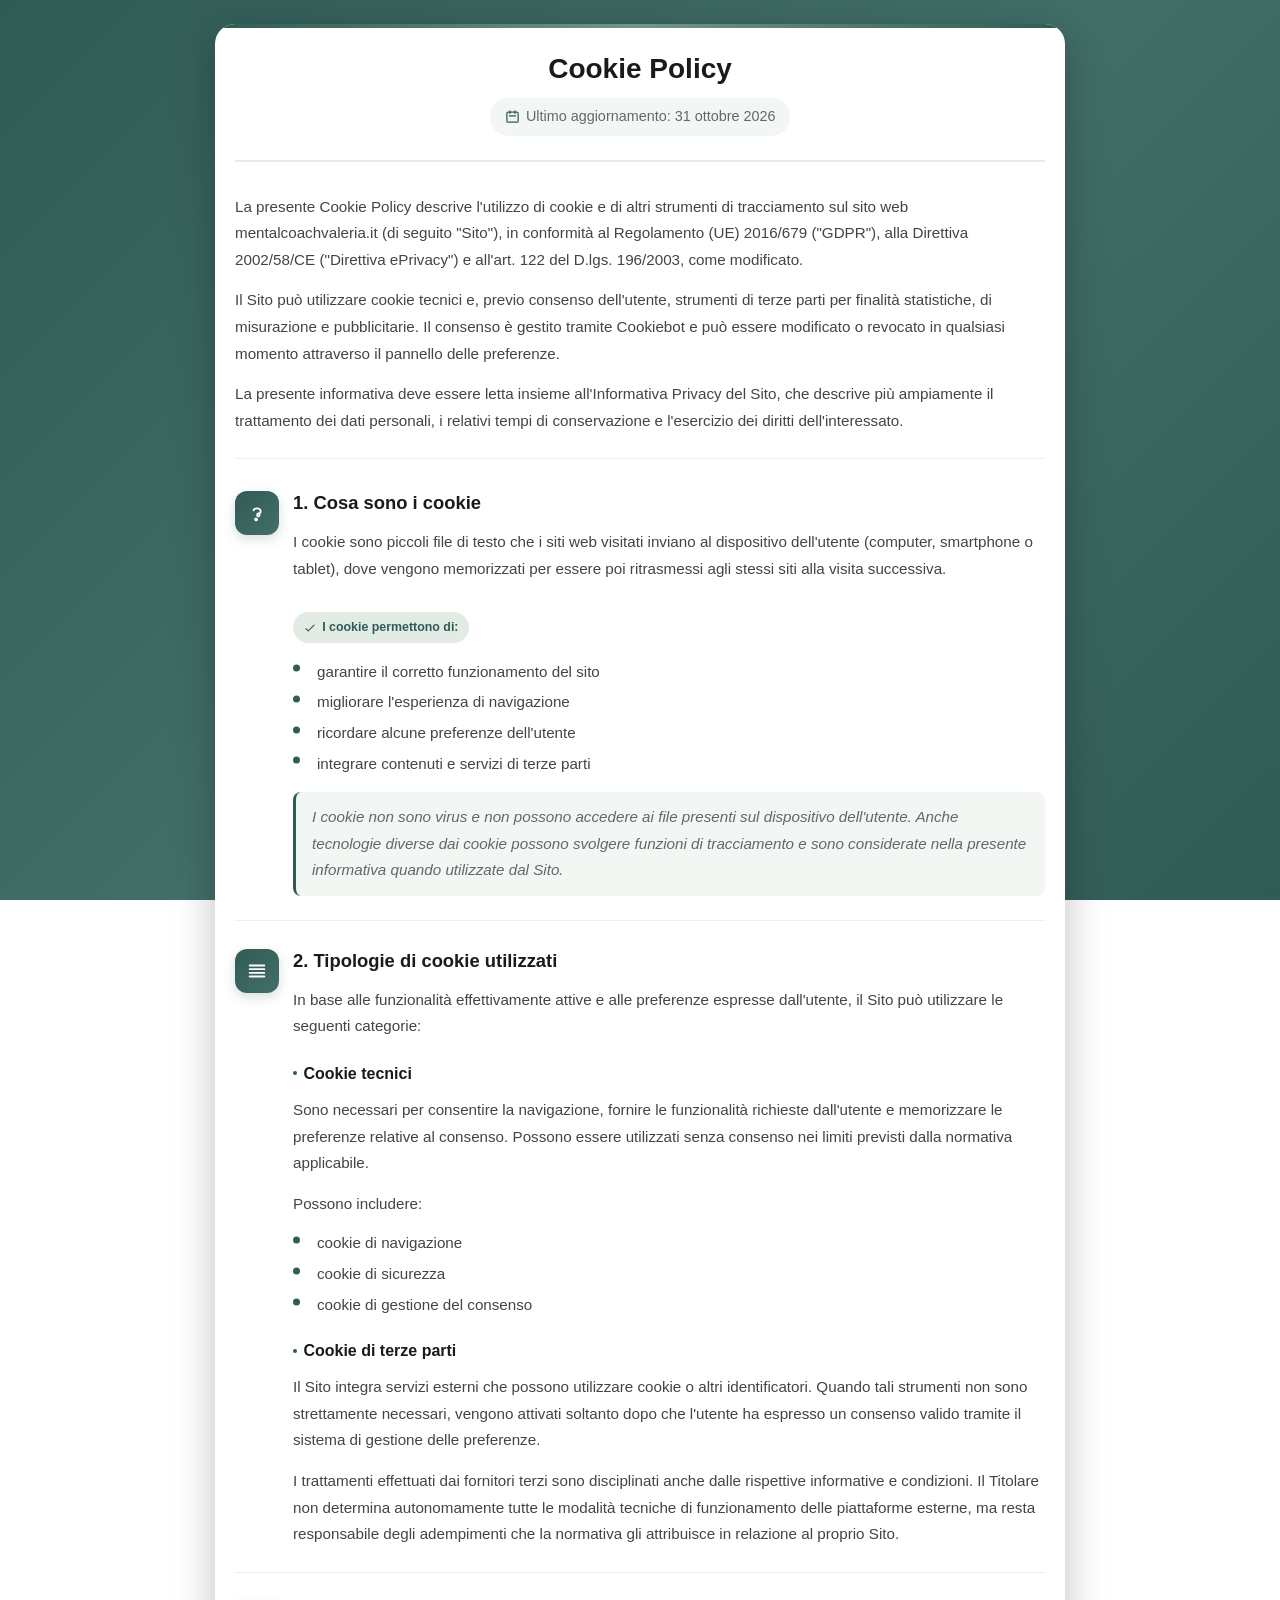
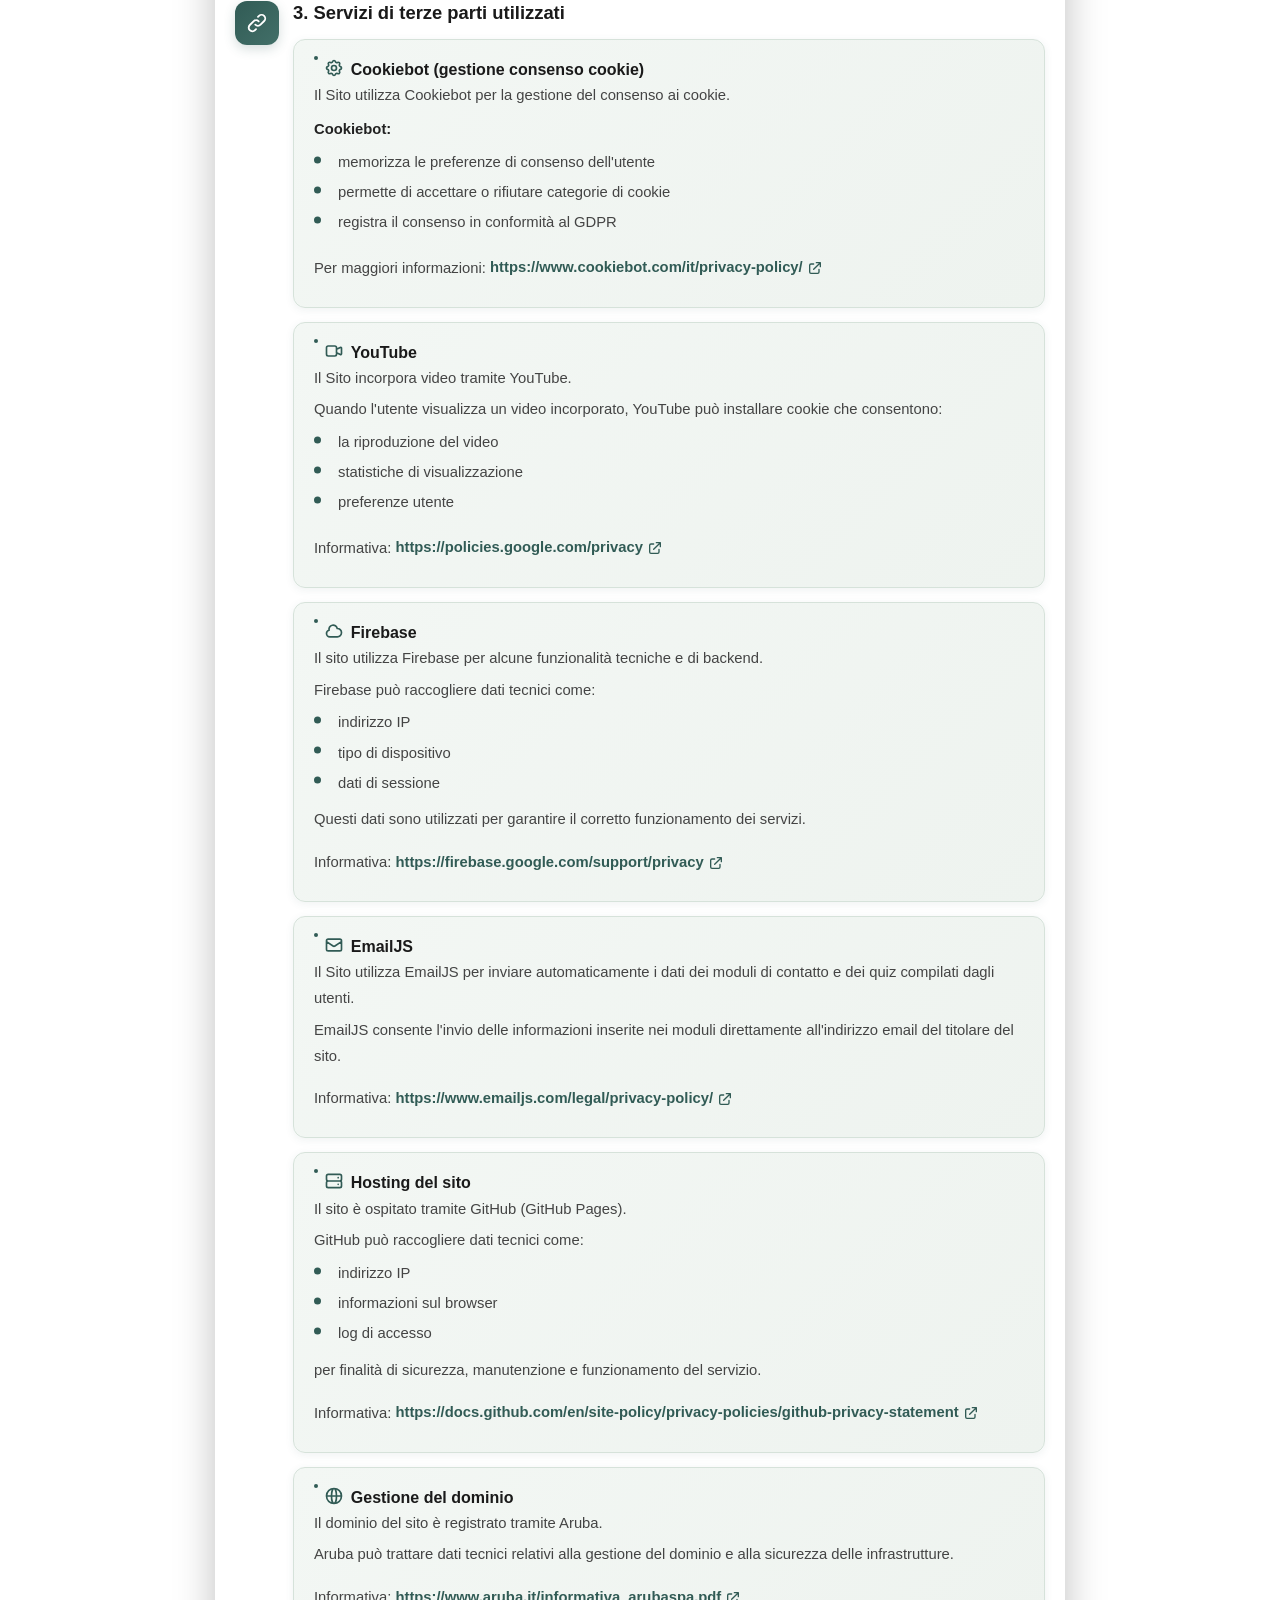
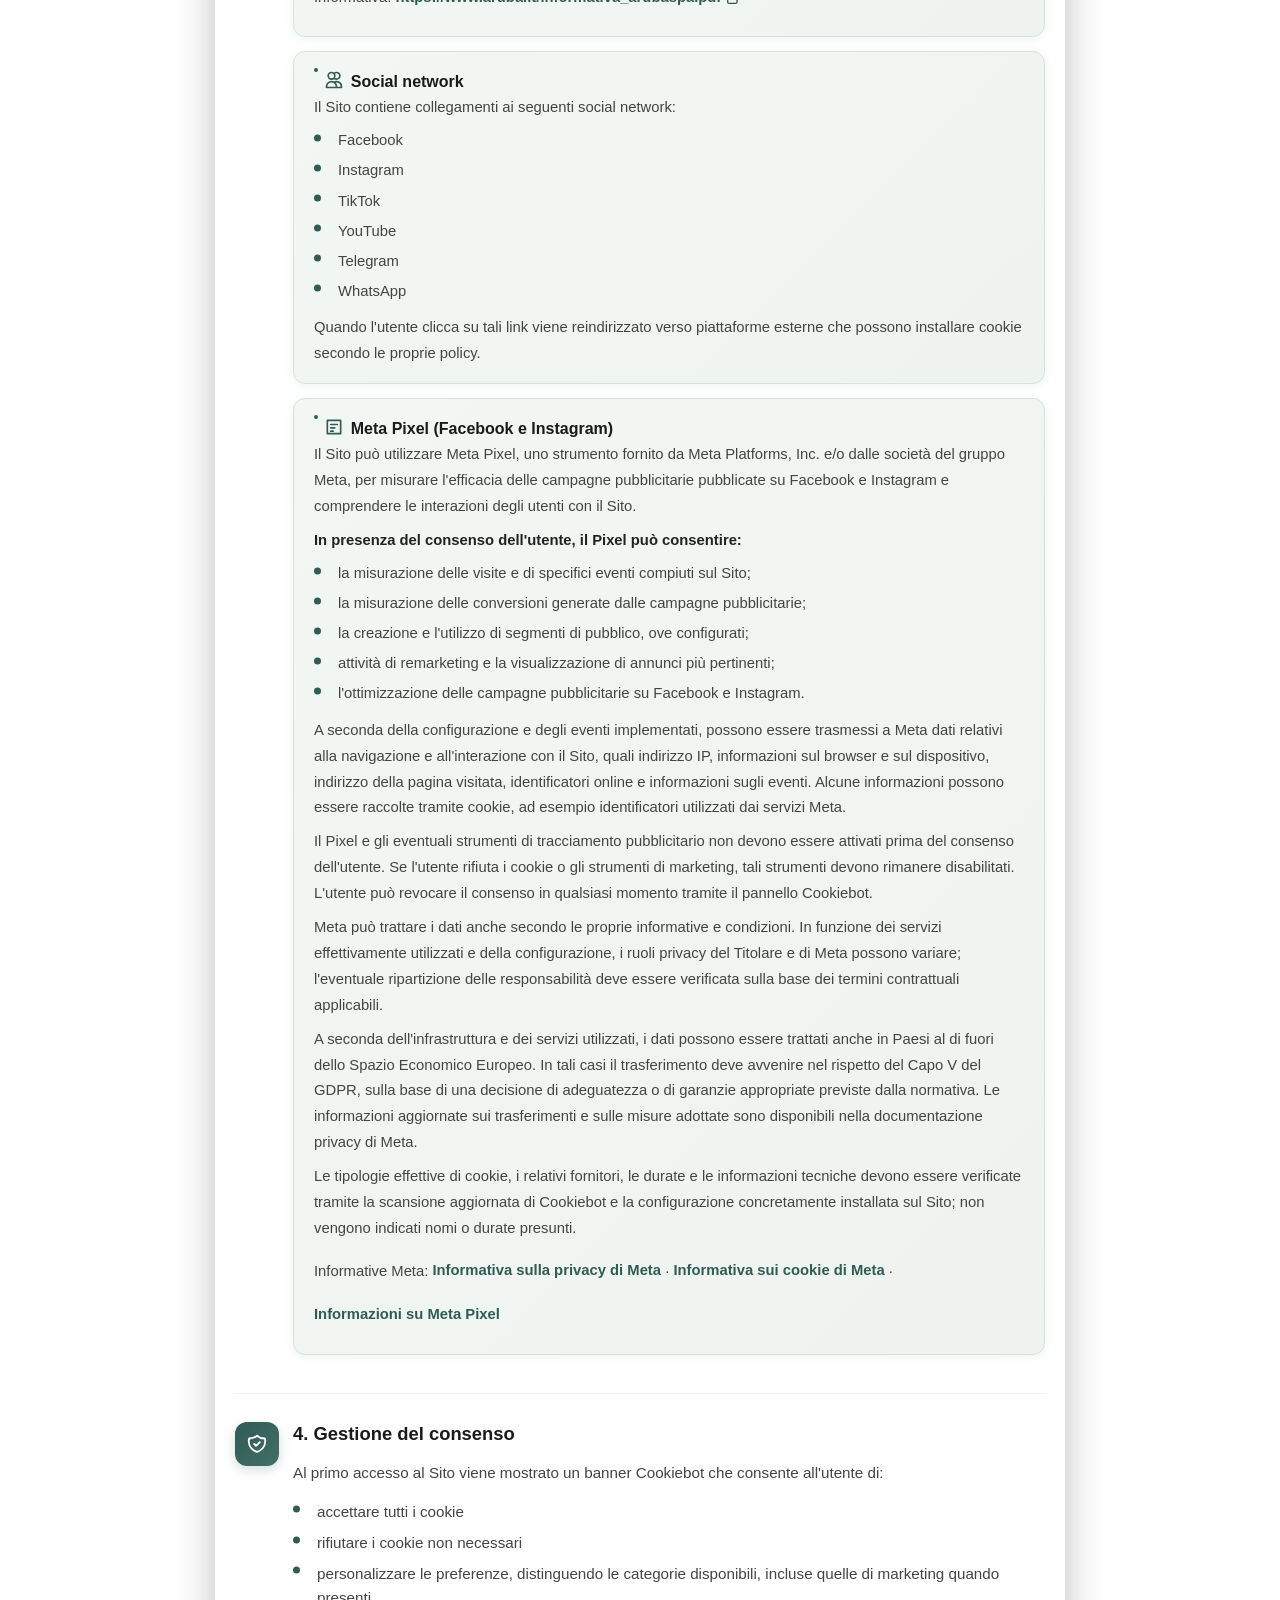
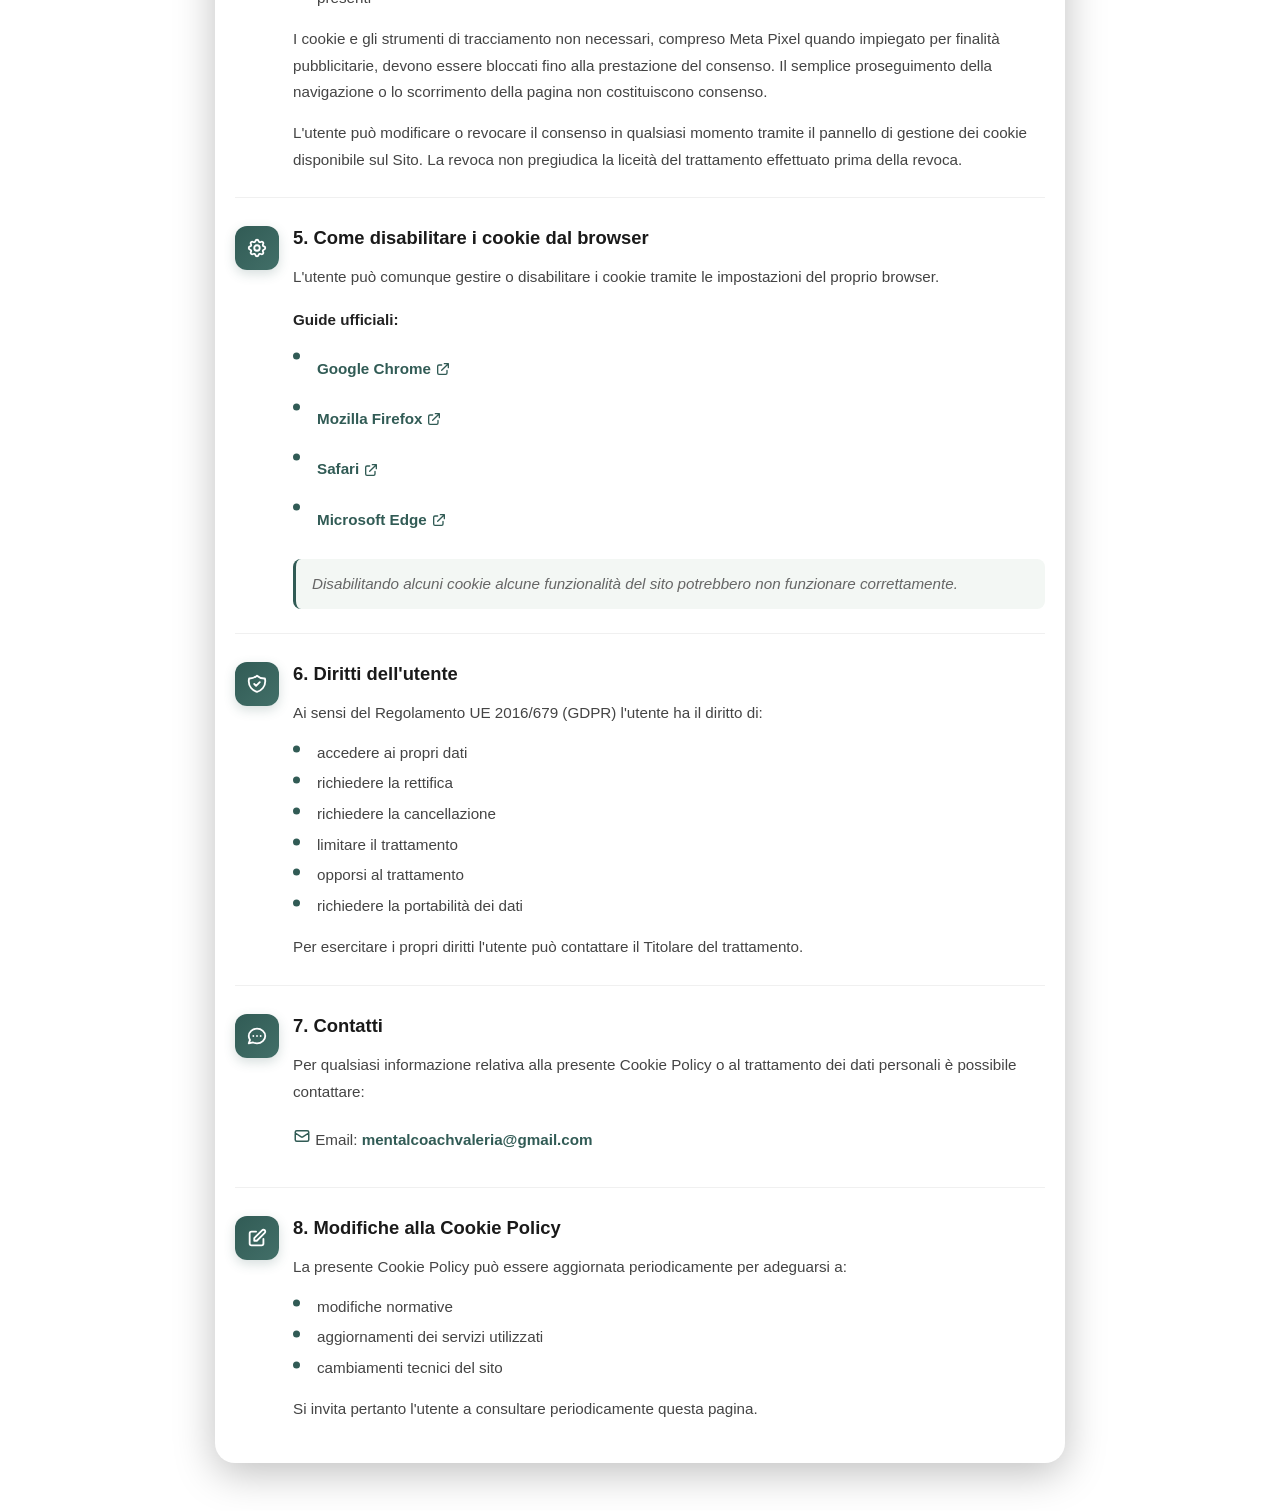
<file: cookie-policy.html>
<!DOCTYPE html>
<html lang="it">
<head>
  <meta charset="UTF-8" />
  <meta name="viewport" content="width=device-width, initial-scale=1.0, viewport-fit=cover" />
  <meta name="description" content="Cookie Policy - Valeria Moretti, Consulente Relazionale e Mental Coach"/>
  <meta name="theme-color" content="#315B55" />
  <meta name="apple-mobile-web-app-capable" content="yes" />
  <meta name="apple-mobile-web-app-status-bar-style" content="black-translucent" />
  <title>Cookie Policy | Valeria Moretti</title>
  
  
  <style>
    /* ===== RESET & BASE ===== */
    *, *::before, *::after {
      box-sizing: border-box;
      margin: 0;
      padding: 0;
      font-family: Arial, Helvetica, sans-serif;
    }

    html {
      scroll-behavior: smooth;
      font-size: 16px;
      -webkit-text-size-adjust: 100%;
      -moz-text-size-adjust: 100%;
      text-size-adjust: 100%;
    }

    body {
      font-family: Arial, Helvetica, sans-serif;
      line-height: 1.7;
      color: #333;
      background: linear-gradient(135deg, #315B55 0%, #426F68 50%, #315B55 100%);
      background-attachment: fixed;
      padding: 1.5rem 1rem 3rem;
      margin: 0;
      min-height: 100vh;
      min-height: 100dvh;
      word-wrap: break-word;
      overflow-wrap: break-word;
    }

    /* ===== CARD PRINCIPALE ===== */
    .legal-card {
      max-width: 850px;
      margin: 0 auto;
      background: #ffffff;
      border-radius: 20px;
      box-shadow: 0 10px 40px rgba(0, 0, 0, 0.25);
      padding: 1.75rem 1.25rem 2.5rem;
      animation: cardFadeIn 0.5s ease-out;
      position: relative;
      overflow: hidden;
    }

    .legal-card::before {
      content: '';
      position: absolute;
      top: 0;
      left: 0;
      right: 0;
      height: 4px;
      background: linear-gradient(90deg, #315B55, #6F958D, #315B55);
    }

    @keyframes cardFadeIn {
      from { opacity: 0; transform: translateY(15px) scale(0.99); }
      to { opacity: 1; transform: translateY(0) scale(1); }
    }

    /* ===== HEADER CARD ===== */
    .legal-header {
      margin-bottom: 2rem;
      padding-bottom: 1.5rem;
      border-bottom: 2px solid #E3EBE5;
      text-align: center;
    }

    .legal-title {
      font-family: Arial, Helvetica, sans-serif;
      font-size: 1.75rem;
      font-weight: 700;
      color: #1a1a1a;
      margin-bottom: 0.75rem;
      line-height: 1.2;
      word-break: normal;
    }

    .last-update {
      font-weight: 500;
      color: #666;
      font-size: 0.9rem;
      display: inline-flex;
      align-items: center;
      justify-content: center;
      gap: 0.4rem;
      background: #F3F7F4;
      padding: 0.4rem 0.9rem;
      border-radius: 20px;
      flex-wrap: wrap;
      text-align: center;
    }

    .last-update svg {
      width: 15px;
      height: 15px;
      color: #315B55;
      flex-shrink: 0;
    }

    /* ===== SEZIONI ===== */
    .legal-section {
      margin-bottom: 1.75rem;
      padding-bottom: 1.5rem;
      border-bottom: 1px solid #f0f0f0;
      display: flex;
      gap: 0.875rem;
      align-items: flex-start;
      flex-wrap: wrap;
    }

    .legal-section:last-of-type {
      border-bottom: none;
      margin-bottom: 0;
      padding-bottom: 0;
    }

    /* ===== ICONE SEZIONI ===== */
    .section-icon {
      flex-shrink: 0;
      width: 44px;
      height: 44px;
      min-width: 44px;
      min-height: 44px;
      background: linear-gradient(135deg, #315B55 0%, #426F68 100%);
      border-radius: 12px;
      display: flex;
      align-items: center;
      justify-content: center;
      box-shadow: 0 4px 12px rgba(49, 91, 85, 0.2);
    }

    .section-icon svg {
      width: 22px;
      height: 22px;
      color: #ffffff;
    }

    .section-content {
      flex: 1;
      min-width: 0;
    }

    .section-title {
      font-family: Arial, Helvetica, sans-serif;
      font-size: 1.15rem;
      font-weight: 700;
      color: #1a1a1a;
      margin-bottom: 0.875rem;
      line-height: 1.3;
    }

    .subsection-title {
      font-size: 1rem;
      font-weight: 700;
      color: #1a1a1a;
      margin: 1.25rem 0 0.625rem;
      display: flex;
      align-items: center;
      gap: 0.4rem;
      flex-wrap: wrap;
    }

    .subsection-title::before {
      content: '';
      width: 4px;
      height: 4px;
      background: #315B55;
      border-radius: 50%;
      flex-shrink: 0;
    }

    /* ===== TESTO E PARAGRAFI ===== */
    p {
      margin-bottom: 0.875rem;
      color: #444;
      font-size: 0.95rem;
      line-height: 1.75;
    }

    p:last-child { margin-bottom: 0; }
    .bold { font-weight: 700; color: #222; }
    
    .italic {
      font-style: italic;
      color: #666;
      background: #F3F7F4;
      padding: 0.75rem 1rem;
      border-radius: 8px;
      border-left: 3px solid #315B55;
      display: block;
    }

    /* ===== LISTE ===== */
    ul {
      list-style-type: none;
      padding-left: 0;
      margin: 0.625rem 0 0.875rem;
      color: #444;
    }

    li {
      margin-bottom: 0.4rem;
      padding-left: 1.5rem;
      position: relative;
      font-size: 0.95rem;
      line-height: 1.6;
    }

    li::before {
      content: '';
      position: absolute;
      left: 0;
      top: 0.55rem;
      width: 7px;
      height: 7px;
      background: #315B55;
      border-radius: 50%;
      transform: translateY(-50%);
    }

    li:last-child { margin-bottom: 0; }

    /* ===== LINK ===== */
    a {
      color: #315B55;
      text-decoration: none;
      border-bottom: 1px solid transparent;
      transition: all 0.2s ease;
      font-weight: 600;
      display: inline-flex;
      align-items: center;
      gap: 0.25rem;
      padding: 0.25rem 0;
      min-height: 44px;
      word-break: break-word;
    }

    a:hover, a:focus {
      color: #24443F;
      border-bottom-color: #315B55;
      outline: none;
    }

    a:focus-visible {
      outline: 2px solid #315B55;
      outline-offset: 2px;
      border-radius: 4px;
    }

    a svg {
      width: 16px;
      height: 16px;
      transition: transform 0.2s ease;
      flex-shrink: 0;
    }

    /* ===== SERVICE CARD (OTTIMIZZATA MOBILE) ===== */
    .service-card {
      background: linear-gradient(135deg, #F3F7F4 0%, #EEF3EF 100%);
      border: 1px solid #D6E2DA;
      padding: 1rem 1.25rem;
      margin: 0.875rem 0;
      border-radius: 12px;
      box-shadow: 0 2px 8px rgba(49, 91, 85, 0.08);
    }

    .service-card h3 {
      display: flex;
      align-items: flex-start;
      gap: 0.4rem;
      margin-bottom: 0.5rem;
      font-size: 1rem;
      font-weight: 700;
      color: #1a1a1a;
      flex-wrap: wrap;
    }

    .service-card h3 svg {
      flex-shrink: 0;
      margin-top: 2px;
    }

    .service-card p {
      margin-bottom: 0.35rem;
      font-size: 0.925rem;
    }

    .service-card p:last-child { margin-bottom: 0; }
    .service-card ul { margin: 0.5rem 0 0.75rem; }
    .service-card li { font-size: 0.925rem; }

    /* ===== BADGE ===== */
    .badge {
      display: inline-flex;
      align-items: center;
      gap: 0.3rem;
      background: #E3EBE5;
      color: #315B55;
      padding: 0.3rem 0.65rem;
      border-radius: 20px;
      font-size: 0.775rem;
      font-weight: 600;
      margin: 0.4rem 0;
      flex-wrap: wrap;
    }

    .badge svg {
      width: 14px;
      height: 14px;
      flex-shrink: 0;
    }

    /* ===== BACK TO TOP BUTTON ===== */
    .back-to-top {
      position: fixed;
      bottom: 1.25rem;
      right: 1.25rem;
      width: 48px;
      height: 48px;
      min-width: 48px;
      min-height: 48px;
      background: linear-gradient(135deg, #315B55, #426F68);
      color: white;
      border: none;
      border-radius: 50%;
      display: flex;
      align-items: center;
      justify-content: center;
      cursor: pointer;
      box-shadow: 0 4px 20px rgba(49, 91, 85, 0.35);
      opacity: 0;
      visibility: hidden;
      transform: translateY(10px);
      transition: all 0.3s ease;
      z-index: 100;
      padding: 0;
    }

    .back-to-top.visible {
      opacity: 1;
      visibility: visible;
      transform: translateY(0);
    }

    .back-to-top:hover,
    .back-to-top:focus {
      transform: translateY(-2px);
      box-shadow: 0 6px 25px rgba(49, 91, 85, 0.45);
      outline: none;
    }

    .back-to-top:focus-visible {
      outline: 3px solid #fff;
      outline-offset: 2px;
    }

    .back-to-top svg {
      width: 20px;
      height: 20px;
    }

    /* ===== RESPONSIVE: TABLET (481px - 768px) ===== */
    @media (min-width: 481px) and (max-width: 768px) {
      body { padding: 2rem 1.5rem 4rem; }
      .legal-card {
        padding: 2.25rem 1.75rem 3rem;
        border-radius: 24px;
        box-shadow: 0 20px 60px rgba(0, 0, 0, 0.3);
      }
      .legal-title { font-size: 2rem; }
      .section-title { font-size: 1.25rem; }
      .section-icon { width: 48px; height: 48px; border-radius: 14px; }
      .section-icon svg { width: 24px; height: 24px; }
      .service-card { padding: 1.125rem 1.375rem; }
    }

    /* ===== RESPONSIVE: MOBILE PORTRAIT (≤480px) ===== */
    @media (max-width: 480px) {
      body { padding: 1rem 0.875rem 2.5rem; }
      .legal-card {
        padding: 1.5rem 1rem 2.25rem;
        border-radius: 18px;
        box-shadow: 0 8px 30px rgba(0, 0, 0, 0.2);
      }
      .legal-title { font-size: 1.5rem; line-height: 1.25; }
      .last-update { font-size: 0.85rem; padding: 0.35rem 0.75rem; }
      .section-title { font-size: 1.1rem; }
      .section-icon {
        width: 42px; height: 42px;
        min-width: 42px; min-height: 42px;
        border-radius: 10px;
      }
      .section-icon svg { width: 20px; height: 20px; }
      
      /* Layout verticale per sezioni */
      .legal-section { flex-direction: column; gap: 0.625rem; }
      .section-icon { margin-bottom: 0.25rem; }
      
      /* Service card mobile */
      .service-card {
        padding: 0.875rem 1rem;
      }
      .service-card h3 { font-size: 0.975rem; }
      .service-card p, .service-card li { font-size: 0.9rem; }
      
      /* Link più grandi per tap */
      a { padding: 0.4rem 0; min-height: 48px; }
      .badge { font-size: 0.75rem; padding: 0.25rem 0.6rem; }
    }

    /* ===== VERY SMALL DEVICES (≤360px) ===== */
    @media (max-width: 360px) {
      body { padding: 0.875rem 0.75rem 2rem; font-size: 15px; }
      .legal-card { padding: 1.25rem 0.875rem 2rem; border-radius: 16px; }
      .legal-title { font-size: 1.4rem; }
      .section-title { font-size: 1.05rem; }
      p, li { font-size: 0.925rem; line-height: 1.7; }
      .service-card p, .service-card li { font-size: 0.875rem; }
      .back-to-top { width: 44px; height: 44px; bottom: 1rem; right: 1rem; }
    }

    /* ===== LANDSCAPE MOBILE ===== */
    @media (max-height: 500px) and (orientation: landscape) {
      body { padding: 0.75rem 1rem; }
      .legal-card {
        padding: 1.25rem 1rem 1.5rem;
        max-height: 95vh;
        overflow-y: auto;
        -webkit-overflow-scrolling: touch;
      }
      .back-to-top { display: none; }
    }

    /* ===== PRINT ===== */
    @media print {
      body { font-size: 12pt; color: #000; background: #fff; padding: 0; min-height: auto; }
      .legal-card { box-shadow: none; border-radius: 0; padding: 0; max-width: 100%; }
      .legal-card::before { display: none; }
      .section-icon { display: none; }
      a { color: #000; text-decoration: underline; border-bottom: none; }
      .legal-section { break-inside: avoid; page-break-inside: avoid; }
      .back-to-top, .service-card { display: none !important; }
    }

    /* ===== ACCESSIBILITÀ ===== */
    @media (prefers-reduced-motion: reduce) {
      html { scroll-behavior: auto; }
      .legal-card { animation: none; }
      a, a svg, .back-to-top { transition: none !important; }
    }
    @media (prefers-contrast: high) {
      body { background: #fff; }
      .legal-card { border: 2px solid #000; }
      a { text-decoration: underline; }
    }

    /* ===== UTILITIES ===== */
    .mt-2 { margin-top: 0.5rem; }
    .mt-4 { margin-top: 1rem; }
    .mt-6 { margin-top: 1.5rem; }
    .mt-8 { margin-top: 2rem; }
    .mb-4 { margin-bottom: 1rem; }
    .space-y-1 > * + * { margin-top: 0.25rem; }
    
    /* Prevent horizontal scroll */
    img, video, iframe, pre, code { max-width: 100%; height: auto; }
  </style>
</head>
<body>

  <main class="legal-card" role="main">
    
    <header class="legal-header">
      <h1 class="legal-title">Cookie Policy</h1>
      <p class="last-update">
        <svg xmlns="http://www.w3.org/2000/svg" fill="none" viewBox="0 0 24 24" stroke="currentColor" stroke-width="2" aria-hidden="true">
          <path stroke-linecap="round" stroke-linejoin="round" d="M8 7V3m8 4V3m-9 8h10M5 21h14a2 2 0 002-2V7a2 2 0 00-2-2H5a2 2 0 00-2 2v12a2 2 0 002 2z" />
        </svg>
        <span>Ultimo aggiornamento: 31 ottobre 2026</span>
      </p>
    </header>

    <!-- Intro -->
    <div class="section-content" style="margin-bottom: 2rem; padding-bottom: 1.5rem; border-bottom: 1px solid #f0f0f0;">
      <p>La presente Cookie Policy descrive l'utilizzo di cookie e di altri strumenti di tracciamento sul sito web mentalcoachvaleria.it (di seguito "Sito"), in conformità al Regolamento (UE) 2016/679 ("GDPR"), alla Direttiva 2002/58/CE ("Direttiva ePrivacy") e all'art. 122 del D.lgs. 196/2003, come modificato.</p>
      <p>Il Sito può utilizzare cookie tecnici e, previo consenso dell'utente, strumenti di terze parti per finalità statistiche, di misurazione e pubblicitarie. Il consenso è gestito tramite Cookiebot e può essere modificato o revocato in qualsiasi momento attraverso il pannello delle preferenze.</p>
      <p>La presente informativa deve essere letta insieme all'Informativa Privacy del Sito, che descrive più ampiamente il trattamento dei dati personali, i relativi tempi di conservazione e l'esercizio dei diritti dell'interessato.</p>
    </div>

    <!-- Sezione 1 -->
    <section class="legal-section" aria-labelledby="section-1">
      <div class="section-icon" aria-hidden="true">
        <svg xmlns="http://www.w3.org/2000/svg" fill="none" viewBox="0 0 24 24" stroke="currentColor" stroke-width="2">
          <path stroke-linecap="round" stroke-linejoin="round" d="M8.228 9c.549-1.165 2.03-2 3.772-2 2.21 0 4 1.343 4 3 0 1.4-1.125 2.5-2.5 2.5-.69 0-1.25.56-1.25 1.25v.75c0 .69.56 1.25 1.25 1.25.69 0 1.25-.56 1.25-1.25v-.75M12 19a1 1 0 11-2 0 1 1 0 012 0z" />
        </svg>
      </div>
      <div class="section-content">
        <h2 id="section-1" class="section-title">1. Cosa sono i cookie</h2>
        <p>I cookie sono piccoli file di testo che i siti web visitati inviano al dispositivo dell'utente (computer, smartphone o tablet), dove vengono memorizzati per essere poi ritrasmessi agli stessi siti alla visita successiva.</p>
        
        <div class="badge mt-4">
          <svg xmlns="http://www.w3.org/2000/svg" fill="none" viewBox="0 0 24 24" stroke="currentColor" stroke-width="2" aria-hidden="true">
            <path stroke-linecap="round" stroke-linejoin="round" d="M5 13l4 4L19 7" />
          </svg>
          <span>I cookie permettono di:</span>
        </div>
        <ul>
          <li>garantire il corretto funzionamento del sito</li>
          <li>migliorare l'esperienza di navigazione</li>
          <li>ricordare alcune preferenze dell'utente</li>
          <li>integrare contenuti e servizi di terze parti</li>
        </ul>
        
        <p class="italic mt-4">I cookie non sono virus e non possono accedere ai file presenti sul dispositivo dell'utente. Anche tecnologie diverse dai cookie possono svolgere funzioni di tracciamento e sono considerate nella presente informativa quando utilizzate dal Sito.</p>
      </div>
    </section>

    <!-- Sezione 2 -->
    <section class="legal-section" aria-labelledby="section-2">
      <div class="section-icon" aria-hidden="true">
        <svg xmlns="http://www.w3.org/2000/svg" fill="none" viewBox="0 0 24 24" stroke="currentColor" stroke-width="2">
          <path stroke-linecap="round" stroke-linejoin="round" d="M4 6h16M4 10h16M4 14h16M4 18h16" />
        </svg>
      </div>
      <div class="section-content">
        <h2 id="section-2" class="section-title">2. Tipologie di cookie utilizzati</h2>
        <p>In base alle funzionalità effettivamente attive e alle preferenze espresse dall'utente, il Sito può utilizzare le seguenti categorie:</p>
        
        <h3 class="subsection-title">Cookie tecnici</h3>
        <p>Sono necessari per consentire la navigazione, fornire le funzionalità richieste dall'utente e memorizzare le preferenze relative al consenso. Possono essere utilizzati senza consenso nei limiti previsti dalla normativa applicabile.</p>
        <p class="mt-2">Possono includere:</p>
        <ul>
          <li>cookie di navigazione</li>
          <li>cookie di sicurezza</li>
          <li>cookie di gestione del consenso</li>
        </ul>
        
        <h3 class="subsection-title">Cookie di terze parti</h3>
        <p>Il Sito integra servizi esterni che possono utilizzare cookie o altri identificatori. Quando tali strumenti non sono strettamente necessari, vengono attivati soltanto dopo che l'utente ha espresso un consenso valido tramite il sistema di gestione delle preferenze.</p>
        <p>I trattamenti effettuati dai fornitori terzi sono disciplinati anche dalle rispettive informative e condizioni. Il Titolare non determina autonomamente tutte le modalità tecniche di funzionamento delle piattaforme esterne, ma resta responsabile degli adempimenti che la normativa gli attribuisce in relazione al proprio Sito.</p>
      </div>
    </section>

    <!-- Sezione 3 -->
    <section class="legal-section" aria-labelledby="section-3">
      <div class="section-icon" aria-hidden="true">
        <svg xmlns="http://www.w3.org/2000/svg" fill="none" viewBox="0 0 24 24" stroke="currentColor" stroke-width="2">
          <path stroke-linecap="round" stroke-linejoin="round" d="M13.828 10.172a4 4 0 00-5.656 0l-4 4a4 4 0 105.656 5.656l1.102-1.101m-.758-4.899a4 4 0 005.656 0l4-4a4 4 0 00-5.656-5.656l-1.1 1.1" />
        </svg>
      </div>
      <div class="section-content">
        <h2 id="section-3" class="section-title">3. Servizi di terze parti utilizzati</h2>
        
        <div class="service-card">
          <h3 class="subsection-title" style="margin:0;">
            <svg xmlns="http://www.w3.org/2000/svg" fill="none" viewBox="0 0 24 24" stroke="currentColor" stroke-width="2" style="width:20px;height:20px;color:#315B55;" aria-hidden="true">
              <path stroke-linecap="round" stroke-linejoin="round" d="M10.325 4.317c.426-1.756 2.924-1.756 3.35 0a1.724 1.724 0 002.573 1.066c1.543-.94 3.31.826 2.37 2.37a1.724 1.724 0 001.065 2.572c1.756.426 1.756 2.924 0 3.35a1.724 1.724 0 00-1.066 2.573c.94 1.543-.826 3.31-2.37 2.37a1.724 1.724 0 00-2.572 1.065c-.426 1.756-2.924 1.756-3.35 0a1.724 1.724 0 00-2.573-1.066c-1.543.94-3.31-.826-2.37-2.37a1.724 1.724 0 00-1.065-2.572c-1.756-.426-1.756-2.924 0-3.35a1.724 1.724 0 001.066-2.573c-.94-1.543.826-3.31 2.37-2.37.996.608 2.296.07 2.572-1.065z" />
              <path stroke-linecap="round" stroke-linejoin="round" d="M15 12a3 3 0 11-6 0 3 3 0 016 0z" />
            </svg>
            <span>Cookiebot (gestione consenso cookie)</span>
          </h3>
          <p>Il Sito utilizza Cookiebot per la gestione del consenso ai cookie.</p>
          <p class="bold mt-2">Cookiebot:</p>
          <ul>
            <li>memorizza le preferenze di consenso dell'utente</li>
            <li>permette di accettare o rifiutare categorie di cookie</li>
            <li>registra il consenso in conformità al GDPR</li>
          </ul>
          <p class="mt-2">Per maggiori informazioni: <a href="https://www.cookiebot.com/it/privacy-policy/" target="_blank" rel="noopener noreferrer">https://www.cookiebot.com/it/privacy-policy/ <svg xmlns="http://www.w3.org/2000/svg" fill="none" viewBox="0 0 24 24" stroke="currentColor" stroke-width="2" aria-hidden="true"><path stroke-linecap="round" stroke-linejoin="round" d="M10 6H6a2 2 0 00-2 2v10a2 2 0 002 2h10a2 2 0 002-2v-4M14 4h6m0 0v6m0-6L10 14" /></svg></a></p>
        </div>

        <div class="service-card">
          <h3 class="subsection-title" style="margin:0;">
            <svg xmlns="http://www.w3.org/2000/svg" fill="none" viewBox="0 0 24 24" stroke="currentColor" stroke-width="2" style="width:20px;height:20px;color:#315B55;" aria-hidden="true">
              <path stroke-linecap="round" stroke-linejoin="round" d="M15 10l4.553-2.276A1 1 0 0121 8.618v6.764a1 1 0 01-1.447.894L15 14M5 18h8a2 2 0 002-2V8a2 2 0 00-2-2H5a2 2 0 00-2 2v8a2 2 0 002 2z" />
            </svg>
            <span>YouTube</span>
          </h3>
          <p>Il Sito incorpora video tramite YouTube.</p>
          <p>Quando l'utente visualizza un video incorporato, YouTube può installare cookie che consentono:</p>
          <ul>
            <li>la riproduzione del video</li>
            <li>statistiche di visualizzazione</li>
            <li>preferenze utente</li>
          </ul>
          <p class="mt-2">Informativa: <a href="https://policies.google.com/privacy" target="_blank" rel="noopener noreferrer">https://policies.google.com/privacy <svg xmlns="http://www.w3.org/2000/svg" fill="none" viewBox="0 0 24 24" stroke="currentColor" stroke-width="2" aria-hidden="true"><path stroke-linecap="round" stroke-linejoin="round" d="M10 6H6a2 2 0 00-2 2v10a2 2 0 002 2h10a2 2 0 002-2v-4M14 4h6m0 0v6m0-6L10 14" /></svg></a></p>
        </div>

        <div class="service-card">
          <h3 class="subsection-title" style="margin:0;">
            <svg xmlns="http://www.w3.org/2000/svg" fill="none" viewBox="0 0 24 24" stroke="currentColor" stroke-width="2" style="width:20px;height:20px;color:#315B55;" aria-hidden="true">
              <path stroke-linecap="round" stroke-linejoin="round" d="M3 15a4 4 0 004 4h9a5 5 0 10-.1-9.999 5.002 5.002 0 10-9.78 2.096A4.001 4.001 0 003 15z" />
            </svg>
            <span>Firebase</span>
          </h3>
          <p>Il sito utilizza Firebase per alcune funzionalità tecniche e di backend.</p>
          <p>Firebase può raccogliere dati tecnici come:</p>
          <ul>
            <li>indirizzo IP</li>
            <li>tipo di dispositivo</li>
            <li>dati di sessione</li>
          </ul>
          <p class="mt-2">Questi dati sono utilizzati per garantire il corretto funzionamento dei servizi.</p>
          <p class="mt-2">Informativa: <a href="https://firebase.google.com/support/privacy" target="_blank" rel="noopener noreferrer">https://firebase.google.com/support/privacy <svg xmlns="http://www.w3.org/2000/svg" fill="none" viewBox="0 0 24 24" stroke="currentColor" stroke-width="2" aria-hidden="true"><path stroke-linecap="round" stroke-linejoin="round" d="M10 6H6a2 2 0 00-2 2v10a2 2 0 002 2h10a2 2 0 002-2v-4M14 4h6m0 0v6m0-6L10 14" /></svg></a></p>
        </div>

        <div class="service-card">
          <h3 class="subsection-title" style="margin:0;">
            <svg xmlns="http://www.w3.org/2000/svg" fill="none" viewBox="0 0 24 24" stroke="currentColor" stroke-width="2" style="width:20px;height:20px;color:#315B55;" aria-hidden="true">
              <path stroke-linecap="round" stroke-linejoin="round" d="M3 8l7.89 5.26a2 2 0 002.22 0L21 8M5 19h14a2 2 0 002-2V7a2 2 0 00-2-2H5a2 2 0 00-2 2v10a2 2 0 002 2z" />
            </svg>
            <span>EmailJS</span>
          </h3>
          <p>Il Sito utilizza EmailJS per inviare automaticamente i dati dei moduli di contatto e dei quiz compilati dagli utenti.</p>
          <p>EmailJS consente l'invio delle informazioni inserite nei moduli direttamente all'indirizzo email del titolare del sito.</p>
          <p class="mt-2">Informativa: <a href="https://www.emailjs.com/legal/privacy-policy/" target="_blank" rel="noopener noreferrer">https://www.emailjs.com/legal/privacy-policy/ <svg xmlns="http://www.w3.org/2000/svg" fill="none" viewBox="0 0 24 24" stroke="currentColor" stroke-width="2" aria-hidden="true"><path stroke-linecap="round" stroke-linejoin="round" d="M10 6H6a2 2 0 00-2 2v10a2 2 0 002 2h10a2 2 0 002-2v-4M14 4h6m0 0v6m0-6L10 14" /></svg></a></p>
        </div>

        <div class="service-card">
          <h3 class="subsection-title" style="margin:0;">
            <svg xmlns="http://www.w3.org/2000/svg" fill="none" viewBox="0 0 24 24" stroke="currentColor" stroke-width="2" style="width:20px;height:20px;color:#315B55;" aria-hidden="true">
              <path stroke-linecap="round" stroke-linejoin="round" d="M5 12h14M5 12a2 2 0 01-2-2V6a2 2 0 012-2h14a2 2 0 012 2v4a2 2 0 01-2 2M5 12a2 2 0 00-2 2v4a2 2 0 002 2h14a2 2 0 002-2v-4a2 2 0 00-2-2m-2-4h.01M17 16h.01" />
            </svg>
            <span>Hosting del sito</span>
          </h3>
          <p>Il sito è ospitato tramite GitHub (GitHub Pages).</p>
          <p>GitHub può raccogliere dati tecnici come:</p>
          <ul>
            <li>indirizzo IP</li>
            <li>informazioni sul browser</li>
            <li>log di accesso</li>
          </ul>
          <p class="mt-2">per finalità di sicurezza, manutenzione e funzionamento del servizio.</p>
          <p class="mt-2">Informativa: <a href="https://docs.github.com/en/site-policy/privacy-policies/github-privacy-statement" target="_blank" rel="noopener noreferrer">https://docs.github.com/en/site-policy/privacy-policies/github-privacy-statement <svg xmlns="http://www.w3.org/2000/svg" fill="none" viewBox="0 0 24 24" stroke="currentColor" stroke-width="2" aria-hidden="true"><path stroke-linecap="round" stroke-linejoin="round" d="M10 6H6a2 2 0 00-2 2v10a2 2 0 002 2h10a2 2 0 002-2v-4M14 4h6m0 0v6m0-6L10 14" /></svg></a></p>
        </div>

        <div class="service-card">
          <h3 class="subsection-title" style="margin:0;">
            <svg xmlns="http://www.w3.org/2000/svg" fill="none" viewBox="0 0 24 24" stroke="currentColor" stroke-width="2" style="width:20px;height:20px;color:#315B55;" aria-hidden="true">
              <path stroke-linecap="round" stroke-linejoin="round" d="M21 12a9 9 0 01-9 9m9-9a9 9 0 00-9-9m9 9H3m9 9a9 9 0 01-9-9m9 9c1.657 0 3-4.03 3-9s-1.343-9-3-9m0 18c-1.657 0-3-4.03-3-9s1.343-9 3-9m-9 9a9 9 0 019-9" />
            </svg>
            <span>Gestione del dominio</span>
          </h3>
          <p>Il dominio del sito è registrato tramite Aruba.</p>
          <p>Aruba può trattare dati tecnici relativi alla gestione del dominio e alla sicurezza delle infrastrutture.</p>
          <p class="mt-2">Informativa: <a href="https://www.aruba.it/informativa_arubaspa.pdf" target="_blank" rel="noopener noreferrer">https://www.aruba.it/informativa_arubaspa.pdf <svg xmlns="http://www.w3.org/2000/svg" fill="none" viewBox="0 0 24 24" stroke="currentColor" stroke-width="2" aria-hidden="true"><path stroke-linecap="round" stroke-linejoin="round" d="M10 6H6a2 2 0 00-2 2v10a2 2 0 002 2h10a2 2 0 002-2v-4M14 4h6m0 0v6m0-6L10 14" /></svg></a></p>
        </div>

        <div class="service-card">
          <h3 class="subsection-title" style="margin:0;">
            <svg xmlns="http://www.w3.org/2000/svg" fill="none" viewBox="0 0 24 24" stroke="currentColor" stroke-width="2" style="width:20px;height:20px;color:#315B55;" aria-hidden="true">
              <path stroke-linecap="round" stroke-linejoin="round" d="M12 4.354a4 4 0 110 5.292M15 21H3v-1a6 6 0 0112 0v1zm0 0h6v-1a6 6 0 00-9-5.197M13 7a4 4 0 11-8 0 4 4 0 018 0z" />
            </svg>
            <span>Social network</span>
          </h3>
          <p>Il Sito contiene collegamenti ai seguenti social network:</p>
          <ul>
            <li>Facebook</li>
            <li>Instagram</li>
            <li>TikTok</li>
            <li>YouTube</li>
            <li>Telegram</li>
            <li>WhatsApp</li>
          </ul>
          <p class="mt-2">Quando l'utente clicca su tali link viene reindirizzato verso piattaforme esterne che possono installare cookie secondo le proprie policy.</p>
        </div>

        <div class="service-card">
          <h3 class="subsection-title" style="margin:0;">
            <svg xmlns="http://www.w3.org/2000/svg" fill="none" viewBox="0 0 24 24" stroke="currentColor" stroke-width="2" style="width:20px;height:20px;color:#315B55;" aria-hidden="true">
              <path stroke-linecap="round" stroke-linejoin="round" d="M4 4h16v16H4zM8 9h8M8 13h5M8 17h3" />
            </svg>
            <span>Meta Pixel (Facebook e Instagram)</span>
          </h3>
          <p>Il Sito può utilizzare Meta Pixel, uno strumento fornito da Meta Platforms, Inc. e/o dalle società del gruppo Meta, per misurare l'efficacia delle campagne pubblicitarie pubblicate su Facebook e Instagram e comprendere le interazioni degli utenti con il Sito.</p>
          <p class="bold mt-2">In presenza del consenso dell'utente, il Pixel può consentire:</p>
          <ul>
            <li>la misurazione delle visite e di specifici eventi compiuti sul Sito;</li>
            <li>la misurazione delle conversioni generate dalle campagne pubblicitarie;</li>
            <li>la creazione e l'utilizzo di segmenti di pubblico, ove configurati;</li>
            <li>attività di remarketing e la visualizzazione di annunci più pertinenti;</li>
            <li>l'ottimizzazione delle campagne pubblicitarie su Facebook e Instagram.</li>
          </ul>
          <p class="mt-2">A seconda della configurazione e degli eventi implementati, possono essere trasmessi a Meta dati relativi alla navigazione e all'interazione con il Sito, quali indirizzo IP, informazioni sul browser e sul dispositivo, indirizzo della pagina visitata, identificatori online e informazioni sugli eventi. Alcune informazioni possono essere raccolte tramite cookie, ad esempio identificatori utilizzati dai servizi Meta.</p>
          <p class="mt-2">Il Pixel e gli eventuali strumenti di tracciamento pubblicitario non devono essere attivati prima del consenso dell'utente. Se l'utente rifiuta i cookie o gli strumenti di marketing, tali strumenti devono rimanere disabilitati. L'utente può revocare il consenso in qualsiasi momento tramite il pannello Cookiebot.</p>
          <p class="mt-2">Meta può trattare i dati anche secondo le proprie informative e condizioni. In funzione dei servizi effettivamente utilizzati e della configurazione, i ruoli privacy del Titolare e di Meta possono variare; l'eventuale ripartizione delle responsabilità deve essere verificata sulla base dei termini contrattuali applicabili.</p>
          <p class="mt-2">A seconda dell'infrastruttura e dei servizi utilizzati, i dati possono essere trattati anche in Paesi al di fuori dello Spazio Economico Europeo. In tali casi il trasferimento deve avvenire nel rispetto del Capo V del GDPR, sulla base di una decisione di adeguatezza o di garanzie appropriate previste dalla normativa. Le informazioni aggiornate sui trasferimenti e sulle misure adottate sono disponibili nella documentazione privacy di Meta.</p>
          <p class="mt-2">Le tipologie effettive di cookie, i relativi fornitori, le durate e le informazioni tecniche devono essere verificate tramite la scansione aggiornata di Cookiebot e la configurazione concretamente installata sul Sito; non vengono indicati nomi o durate presunti.</p>
          <p class="mt-2">Informative Meta:
            <a href="https://www.facebook.com/privacy/policy/" target="_blank" rel="noopener noreferrer">Informativa sulla privacy di Meta</a>
            ·
            <a href="https://www.facebook.com/privacy/policies/cookies/" target="_blank" rel="noopener noreferrer">Informativa sui cookie di Meta</a>
            ·
            <a href="https://www.facebook.com/business/tools/meta-pixel" target="_blank" rel="noopener noreferrer">Informazioni su Meta Pixel</a>
          </p>
        </div>
      </div>
    </section>

    <!-- Sezione 4 -->
    <section class="legal-section" aria-labelledby="section-4">
      <div class="section-icon" aria-hidden="true">
        <svg xmlns="http://www.w3.org/2000/svg" fill="none" viewBox="0 0 24 24" stroke="currentColor" stroke-width="2">
          <path stroke-linecap="round" stroke-linejoin="round" d="M9 12l2 2 4-4m5.618-4.016A11.955 11.955 0 0112 2.944a11.955 11.955 0 01-8.618 3.04A12.02 12.02 0 003 9c0 5.591 3.824 10.29 9 11.622 5.176-1.332 9-6.03 9-11.622 0-1.042-.133-2.052-.382-3.016z" />
        </svg>
      </div>
      <div class="section-content">
        <h2 id="section-4" class="section-title">4. Gestione del consenso</h2>
        <p>Al primo accesso al Sito viene mostrato un banner Cookiebot che consente all'utente di:</p>
        <ul>
          <li>accettare tutti i cookie</li>
          <li>rifiutare i cookie non necessari</li>
          <li>personalizzare le preferenze, distinguendo le categorie disponibili, incluse quelle di marketing quando presenti</li>
        </ul>
        <p class="mt-4">I cookie e gli strumenti di tracciamento non necessari, compreso Meta Pixel quando impiegato per finalità pubblicitarie, devono essere bloccati fino alla prestazione del consenso. Il semplice proseguimento della navigazione o lo scorrimento della pagina non costituiscono consenso.</p>
        <p class="mt-2">L'utente può modificare o revocare il consenso in qualsiasi momento tramite il pannello di gestione dei cookie disponibile sul Sito. La revoca non pregiudica la liceità del trattamento effettuato prima della revoca.</p>
      </div>
    </section>

    <!-- Sezione 5 -->
    <section class="legal-section" aria-labelledby="section-5">
      <div class="section-icon" aria-hidden="true">
        <svg xmlns="http://www.w3.org/2000/svg" fill="none" viewBox="0 0 24 24" stroke="currentColor" stroke-width="2">
          <path stroke-linecap="round" stroke-linejoin="round" d="M10.325 4.317c.426-1.756 2.924-1.756 3.35 0a1.724 1.724 0 002.573 1.066c1.543-.94 3.31.826 2.37 2.37a1.724 1.724 0 001.065 2.572c1.756.426 1.756 2.924 0 3.35a1.724 1.724 0 00-1.066 2.573c.94 1.543-.826 3.31-2.37 2.37a1.724 1.724 0 00-2.572 1.065c-.426 1.756-2.924 1.756-3.35 0a1.724 1.724 0 00-2.573-1.066c-1.543.94-3.31-.826-2.37-2.37a1.724 1.724 0 00-1.065-2.572c-1.756-.426-1.756-2.924 0-3.35a1.724 1.724 0 001.066-2.573c-.94-1.543.826-3.31 2.37-2.37.996.608 2.296.07 2.572-1.065z" />
          <path stroke-linecap="round" stroke-linejoin="round" d="M15 12a3 3 0 11-6 0 3 3 0 016 0z" />
        </svg>
      </div>
      <div class="section-content">
        <h2 id="section-5" class="section-title">5. Come disabilitare i cookie dal browser</h2>
        <p>L'utente può comunque gestire o disabilitare i cookie tramite le impostazioni del proprio browser.</p>
        
        <p class="bold mt-4">Guide ufficiali:</p>
        <ul>
          <li><a href="https://support.google.com/chrome/answer/95647" target="_blank" rel="noopener noreferrer">Google Chrome <svg xmlns="http://www.w3.org/2000/svg" fill="none" viewBox="0 0 24 24" stroke="currentColor" stroke-width="2" aria-hidden="true"><path stroke-linecap="round" stroke-linejoin="round" d="M10 6H6a2 2 0 00-2 2v10a2 2 0 002 2h10a2 2 0 002-2v-4M14 4h6m0 0v6m0-6L10 14" /></svg></a></li>
          <li><a href="https://support.mozilla.org/it/kb/Attivare%20e%20disattivare%20i%20cookie" target="_blank" rel="noopener noreferrer">Mozilla Firefox <svg xmlns="http://www.w3.org/2000/svg" fill="none" viewBox="0 0 24 24" stroke="currentColor" stroke-width="2" aria-hidden="true"><path stroke-linecap="round" stroke-linejoin="round" d="M10 6H6a2 2 0 00-2 2v10a2 2 0 002 2h10a2 2 0 002-2v-4M14 4h6m0 0v6m0-6L10 14" /></svg></a></li>
          <li><a href="https://support.apple.com/it-it/guide/safari/sfri11471/mac" target="_blank" rel="noopener noreferrer">Safari <svg xmlns="http://www.w3.org/2000/svg" fill="none" viewBox="0 0 24 24" stroke="currentColor" stroke-width="2" aria-hidden="true"><path stroke-linecap="round" stroke-linejoin="round" d="M10 6H6a2 2 0 00-2 2v10a2 2 0 002 2h10a2 2 0 002-2v-4M14 4h6m0 0v6m0-6L10 14" /></svg></a></li>
          <li><a href="https://support.microsoft.com/it-it/windows/eliminare-e-gestire-i-cookie-168dab11-0753-043d-7c16-ede5947fc64d" target="_blank" rel="noopener noreferrer">Microsoft Edge <svg xmlns="http://www.w3.org/2000/svg" fill="none" viewBox="0 0 24 24" stroke="currentColor" stroke-width="2" aria-hidden="true"><path stroke-linecap="round" stroke-linejoin="round" d="M10 6H6a2 2 0 00-2 2v10a2 2 0 002 2h10a2 2 0 002-2v-4M14 4h6m0 0v6m0-6L10 14" /></svg></a></li>
        </ul>
        
        <p class="italic mt-4">Disabilitando alcuni cookie alcune funzionalità del sito potrebbero non funzionare correttamente.</p>
      </div>
    </section>

    <!-- Sezione 6 -->
    <section class="legal-section" aria-labelledby="section-6">
      <div class="section-icon" aria-hidden="true">
        <svg xmlns="http://www.w3.org/2000/svg" fill="none" viewBox="0 0 24 24" stroke="currentColor" stroke-width="2">
          <path stroke-linecap="round" stroke-linejoin="round" d="M9 12l2 2 4-4m5.618-4.016A11.955 11.955 0 0112 2.944a11.955 11.955 0 01-8.618 3.04A12.02 12.02 0 003 9c0 5.591 3.824 10.29 9 11.622 5.176-1.332 9-6.03 9-11.622 0-1.042-.133-2.052-.382-3.016z" />
        </svg>
      </div>
      <div class="section-content">
        <h2 id="section-6" class="section-title">6. Diritti dell'utente</h2>
        <p>Ai sensi del Regolamento UE 2016/679 (GDPR) l'utente ha il diritto di:</p>
        <ul>
          <li>accedere ai propri dati</li>
          <li>richiedere la rettifica</li>
          <li>richiedere la cancellazione</li>
          <li>limitare il trattamento</li>
          <li>opporsi al trattamento</li>
          <li>richiedere la portabilità dei dati</li>
        </ul>
        <p class="mt-4">Per esercitare i propri diritti l'utente può contattare il Titolare del trattamento.</p>
      </div>
    </section>

    <!-- Sezione 7 -->
    <section class="legal-section" aria-labelledby="section-7">
      <div class="section-icon" aria-hidden="true">
        <svg xmlns="http://www.w3.org/2000/svg" fill="none" viewBox="0 0 24 24" stroke="currentColor" stroke-width="2">
          <path stroke-linecap="round" stroke-linejoin="round" d="M8 12h.01M12 12h.01M16 12h.01M21 12c0 4.418-4.03 8-9 8a9.863 9.863 0 01-4.255-.949L3 20l1.395-3.72C3.512 15.042 3 13.574 3 12c0-4.418 4.03-8 9-8s9 3.582 9 8z" />
        </svg>
      </div>
      <div class="section-content">
        <h2 id="section-7" class="section-title">7. Contatti</h2>
        <p>Per qualsiasi informazione relativa alla presente Cookie Policy o al trattamento dei dati personali è possibile contattare:</p>
        <p class="mt-2">
          <svg xmlns="http://www.w3.org/2000/svg" fill="none" viewBox="0 0 24 24" stroke="currentColor" stroke-width="2" style="width:18px;height:18px;color:#315B55;" aria-hidden="true">
            <path stroke-linecap="round" stroke-linejoin="round" d="M3 8l7.89 5.26a2 2 0 002.22 0L21 8M5 19h14a2 2 0 002-2V7a2 2 0 00-2-2H5a2 2 0 00-2 2v10a2 2 0 002 2z" />
          </svg>
          Email: <a href="mailto:mentalcoachvaleria@gmail.com">mentalcoachvaleria@gmail.com</a>
        </p>
      </div>
    </section>

    <!-- Sezione 8 -->
    <section class="legal-section" aria-labelledby="section-8">
      <div class="section-icon" aria-hidden="true">
        <svg xmlns="http://www.w3.org/2000/svg" fill="none" viewBox="0 0 24 24" stroke="currentColor" stroke-width="2">
          <path stroke-linecap="round" stroke-linejoin="round" d="M11 5H6a2 2 0 00-2 2v11a2 2 0 002 2h11a2 2 0 002-2v-5m-1.414-9.414a2 2 0 112.828 2.828L11.828 15H9v-2.828l8.586-8.586z" />
        </svg>
      </div>
      <div class="section-content">
        <h2 id="section-8" class="section-title">8. Modifiche alla Cookie Policy</h2>
        <p>La presente Cookie Policy può essere aggiornata periodicamente per adeguarsi a:</p>
        <ul>
          <li>modifiche normative</li>
          <li>aggiornamenti dei servizi utilizzati</li>
          <li>cambiamenti tecnici del sito</li>
        </ul>
        <p class="mt-4">Si invita pertanto l'utente a consultare periodicamente questa pagina.</p>
      </div>
    </section>

  </main>

  <!-- Pulsante Back to Top -->
  <button class="back-to-top" id="backToTop" aria-label="Torna all'inizio della pagina">
    <svg xmlns="http://www.w3.org/2000/svg" fill="none" viewBox="0 0 24 24" stroke="currentColor" stroke-width="2" aria-hidden="true">
      <path stroke-linecap="round" stroke-linejoin="round" d="M5 10l7-7m0 0l7 7m-7-7v18" />
    </svg>
  </button>

  <script>
    // ===== BACK TO TOP BUTTON =====
    document.addEventListener('DOMContentLoaded', function() {
      const backToTop = document.getElementById('backToTop');
      
      if (backToTop) {
        window.addEventListener('scroll', function() {
          if (window.scrollY > 400) {
            backToTop.classList.add('visible');
          } else {
            backToTop.classList.remove('visible');
          }
        }, { passive: true });
        
        backToTop.addEventListener('click', function(e) {
          e.preventDefault();
          window.scrollTo({ top: 0, behavior: 'smooth' });
        });
        
        backToTop.addEventListener('keydown', function(e) {
          if (e.key === 'Enter' || e.key === ' ') {
            e.preventDefault();
            window.scrollTo({ top: 0, behavior: 'smooth' });
          }
        });
      }
    });
  </script>

</body>
</html>
</file>
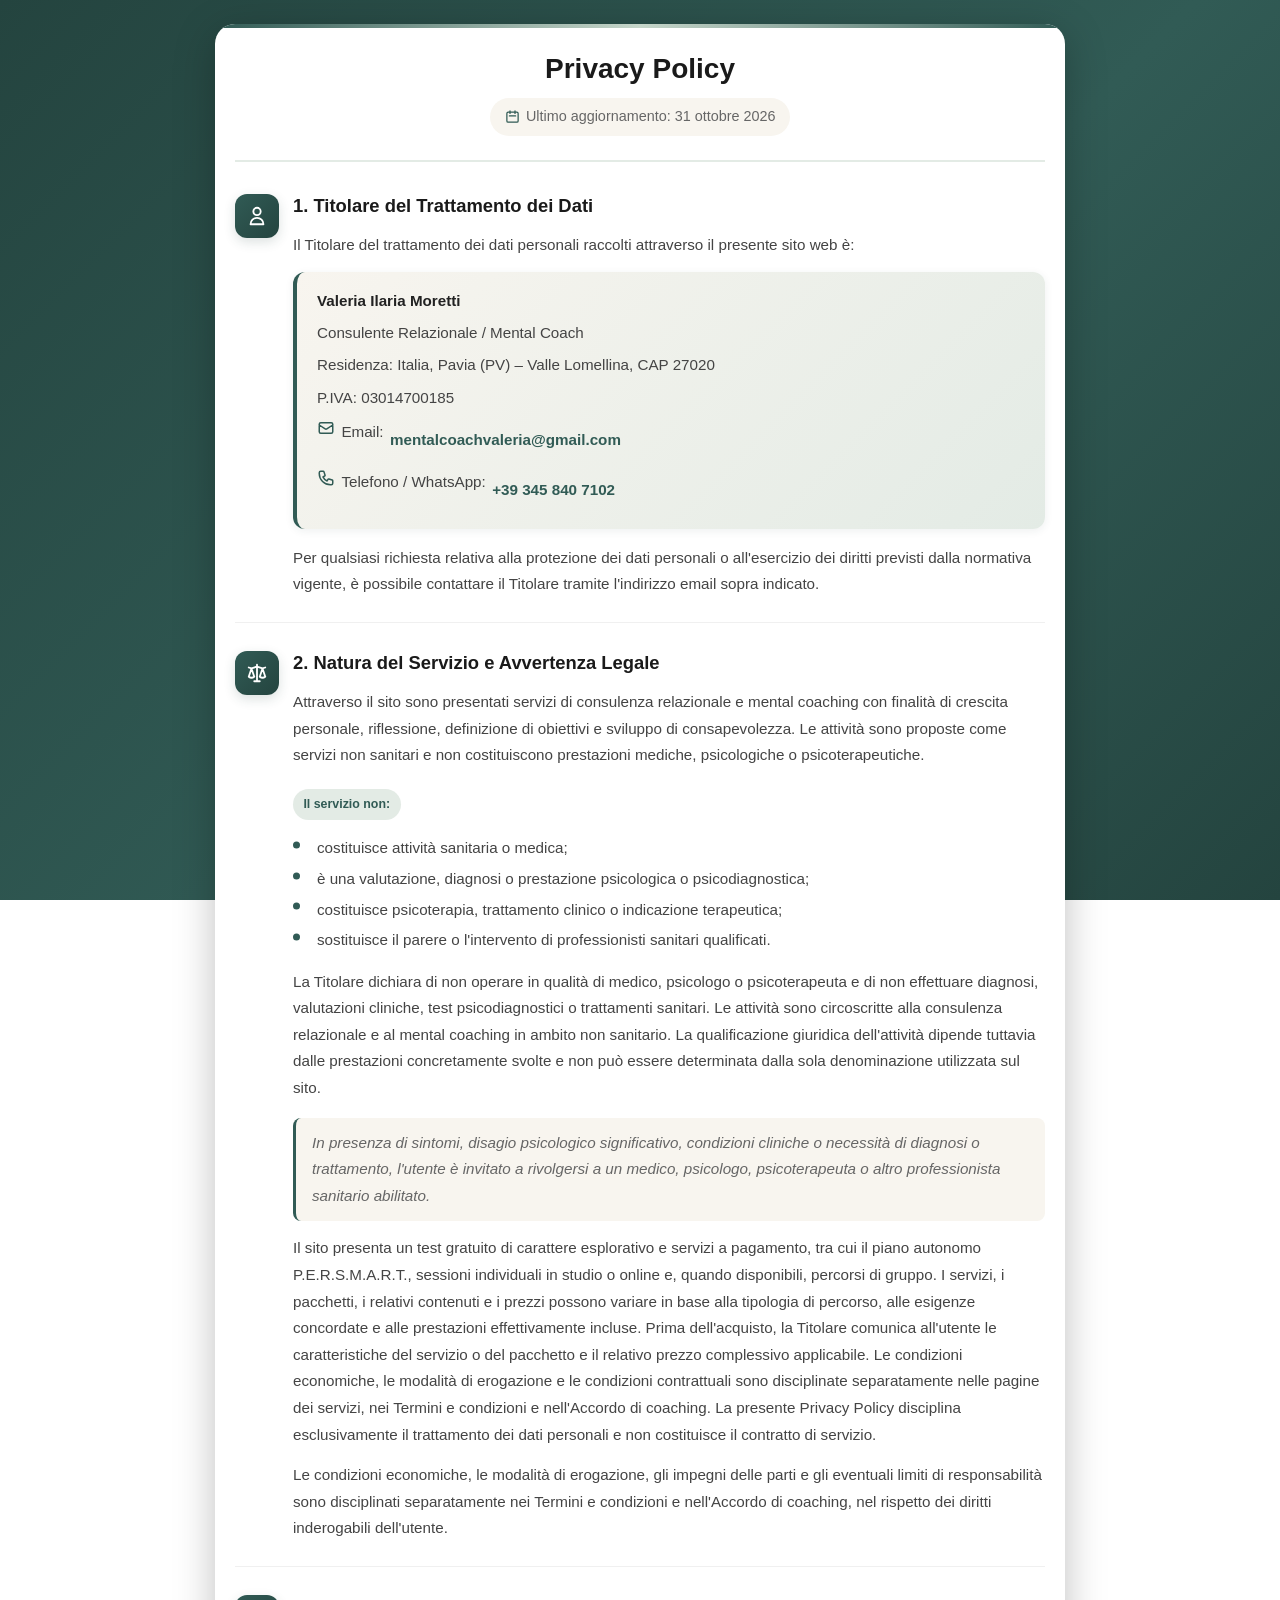
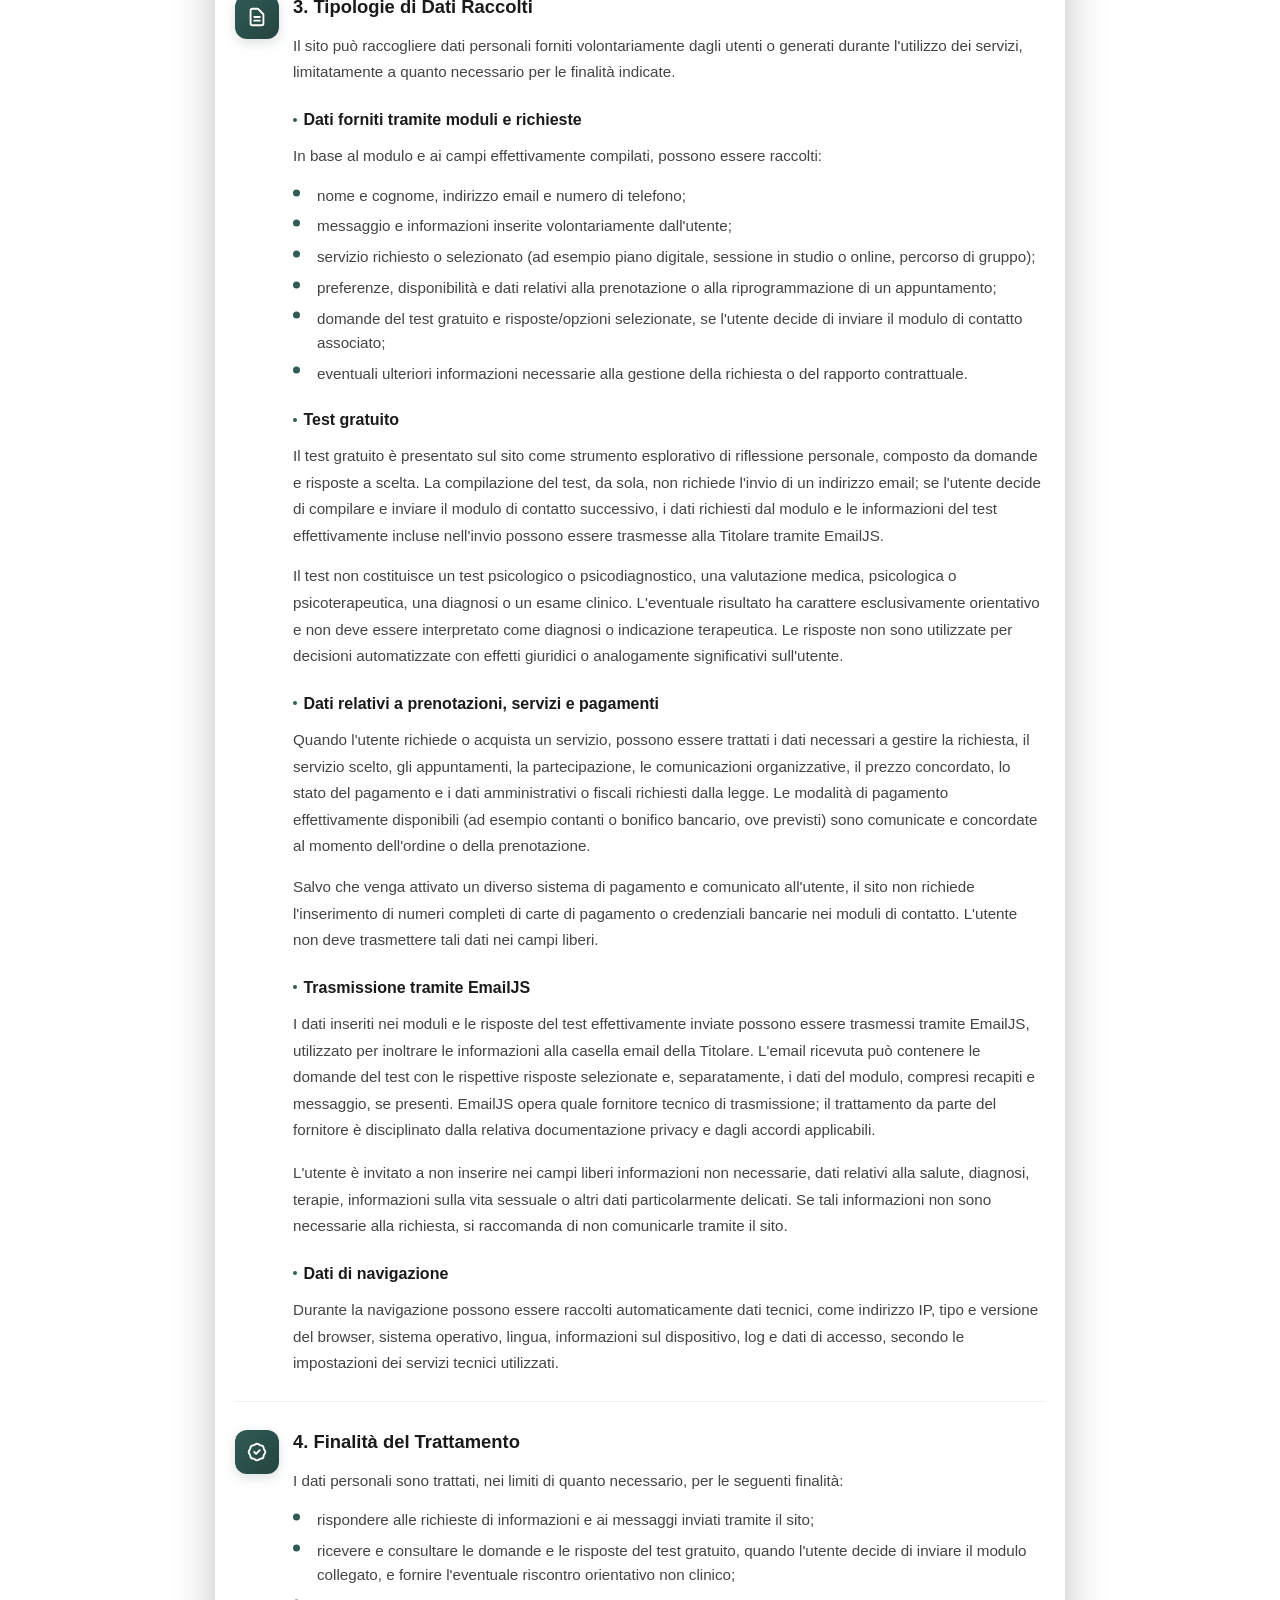
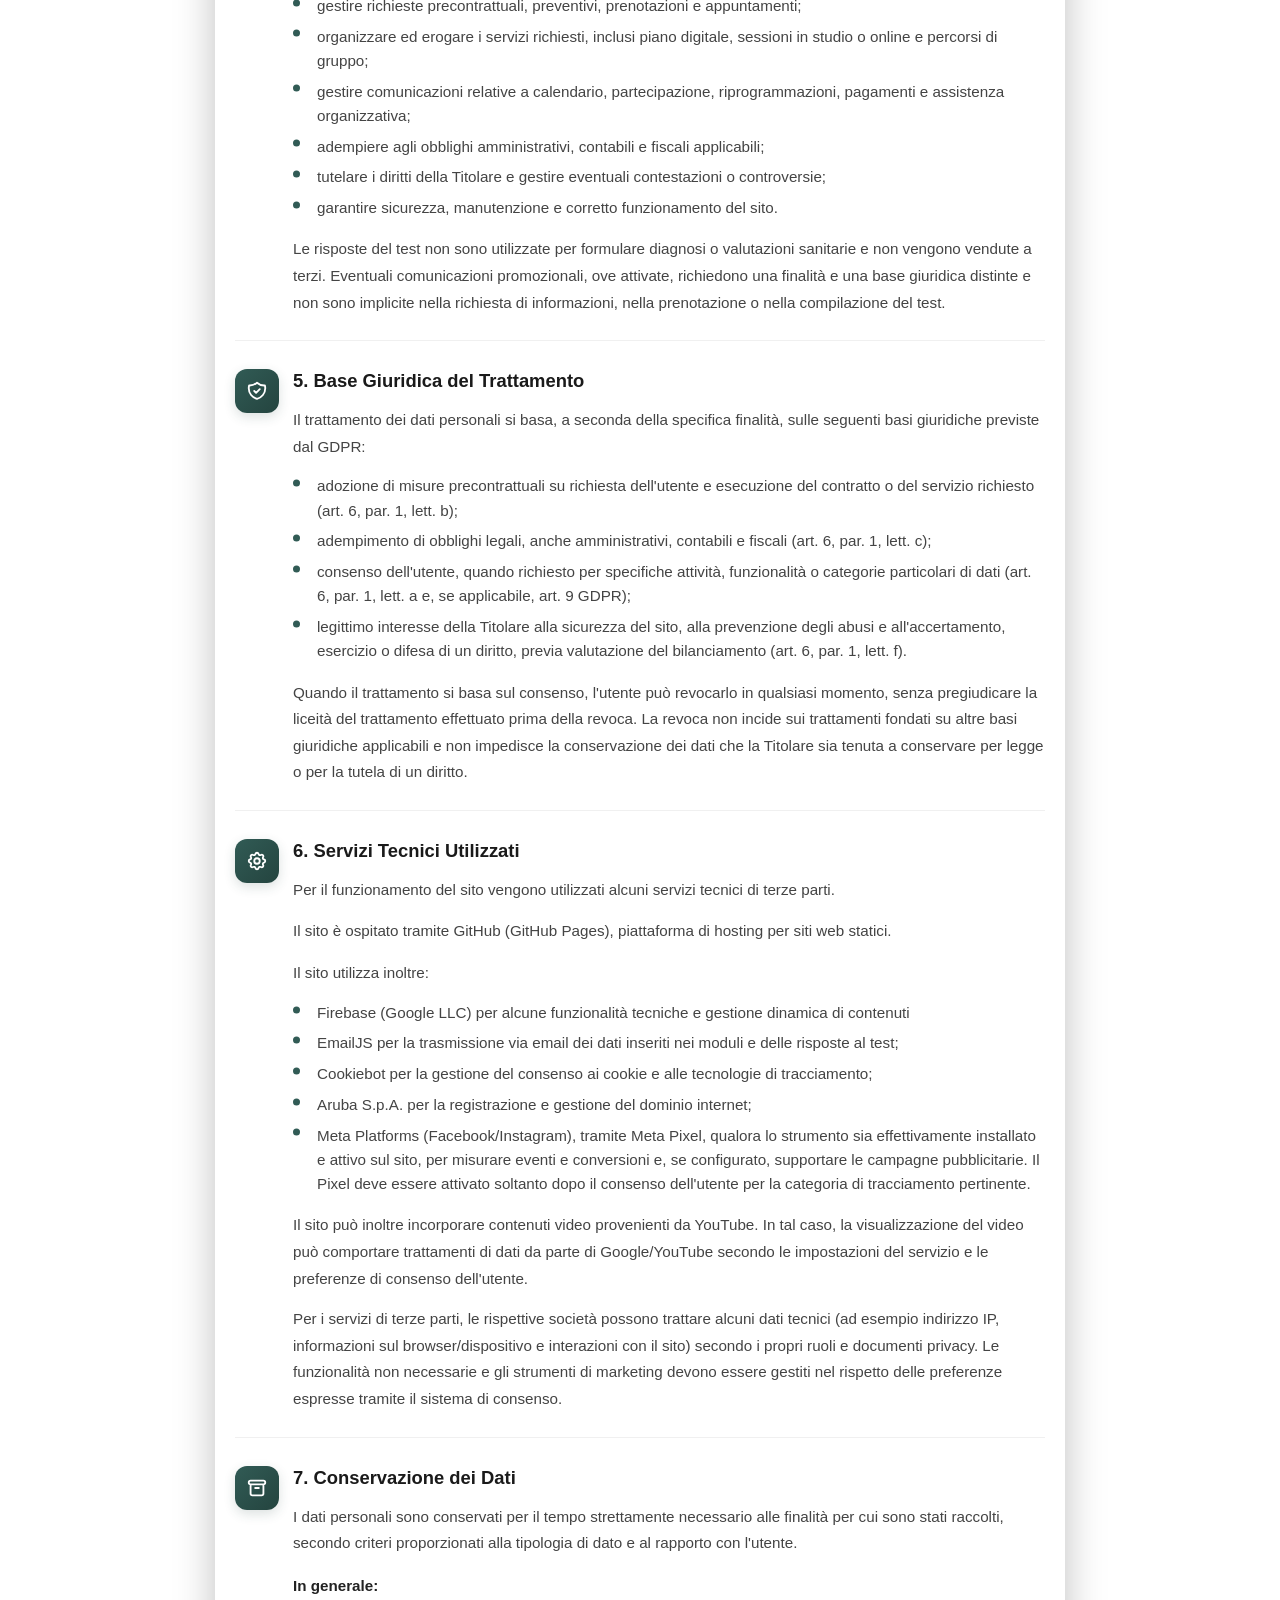
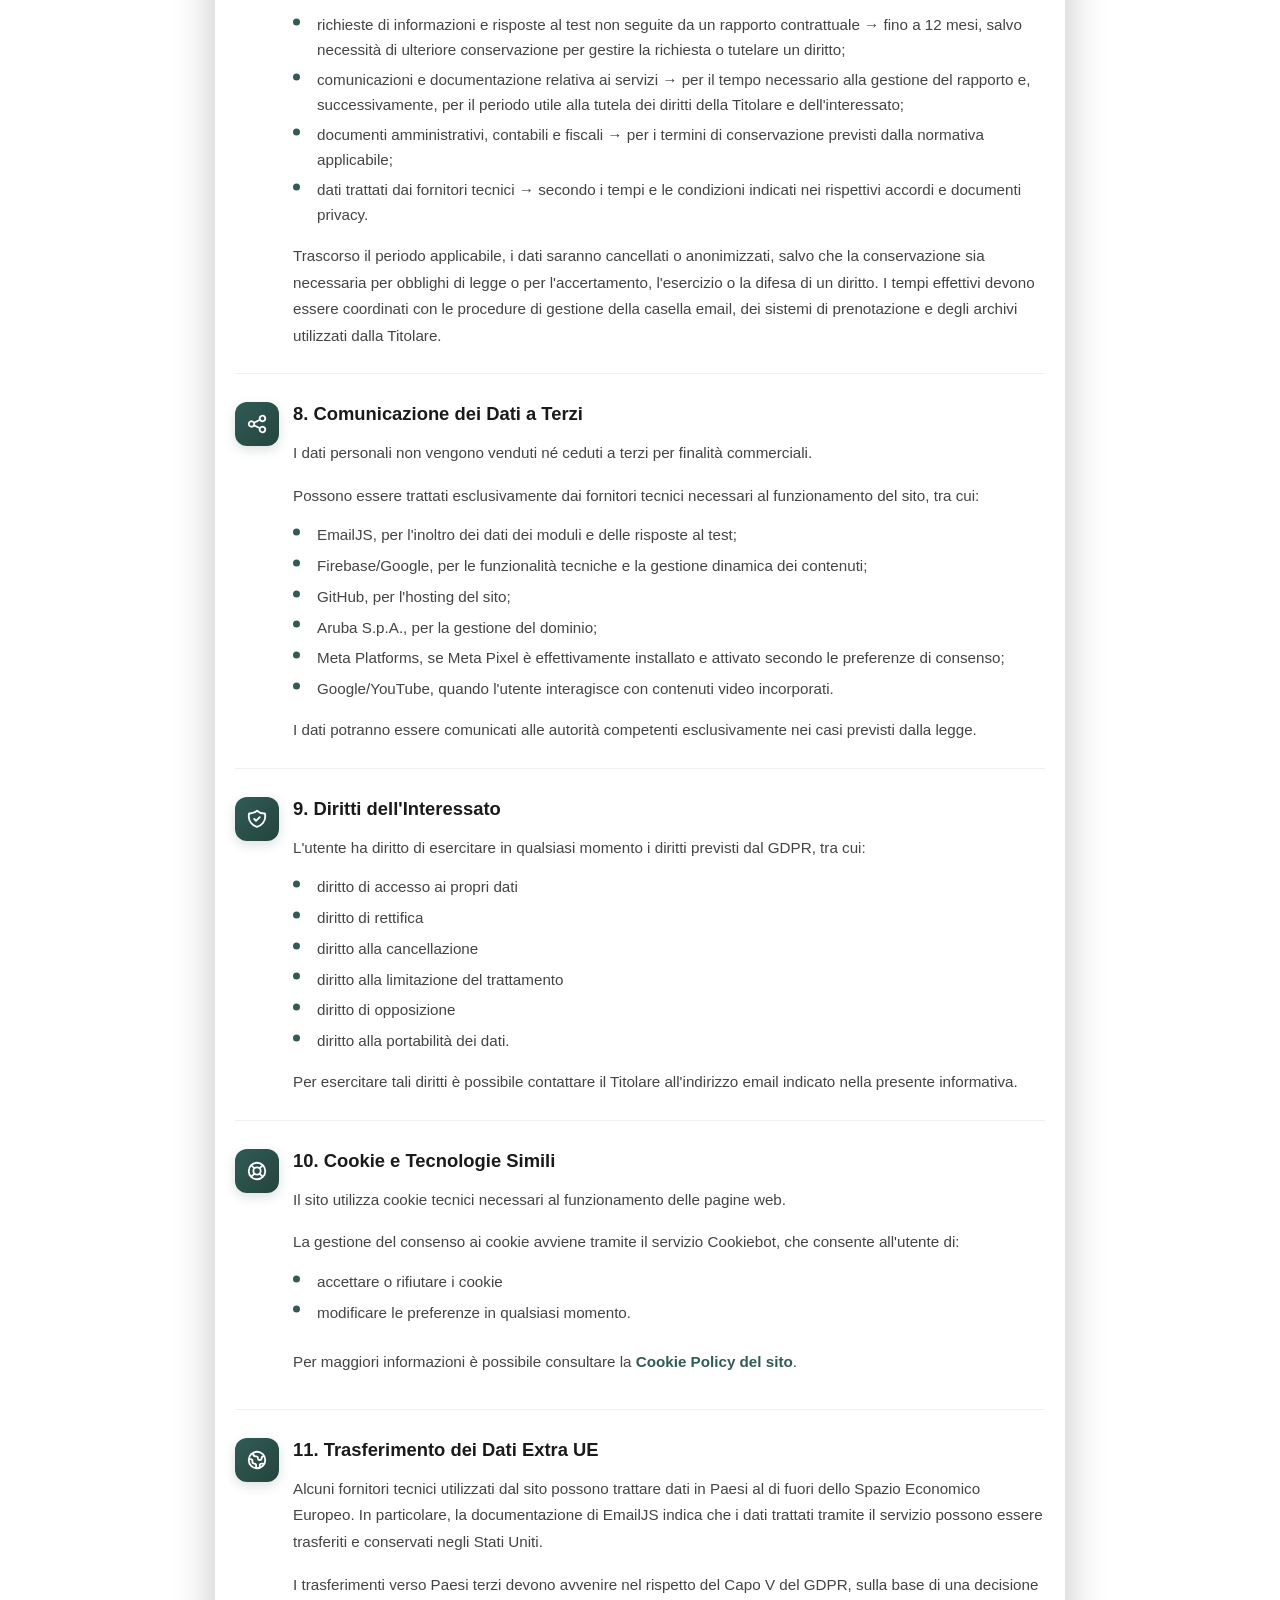
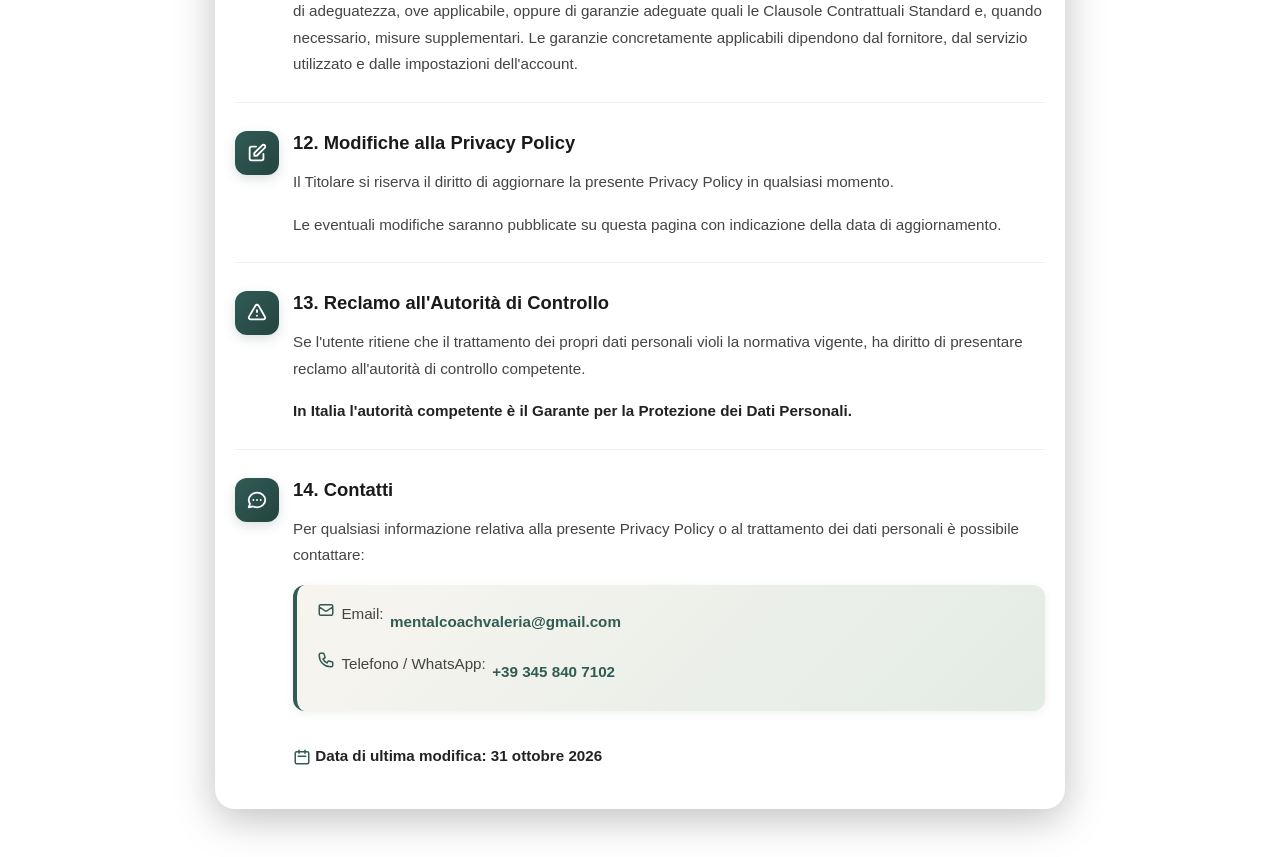
<file: privacy-policy.html>
<!DOCTYPE html>

<html lang="it">
<head>
<meta charset="utf-8"/>
<meta content="width=device-width, initial-scale=1.0, viewport-fit=cover" name="viewport"/>
<meta content="Informativa Privacy di Valeria Moretti: consulenza relazionale, mental coaching, test gratuito e moduli online." name="description"/>
<meta content="#315B55" name="theme-color"/>
<meta content="yes" name="apple-mobile-web-app-capable"/>
<meta content="black-translucent" name="apple-mobile-web-app-status-bar-style"/>
<title>Privacy Policy | Valeria Moretti</title>
<style>
    /* ===== RESET & BASE ===== */
    html, body, button, input, select, textarea {
      font-family: Arial, Helvetica, sans-serif;
    }
    *, *::before, *::after {
      box-sizing: border-box;
      margin: 0;
      padding: 0;
    }

    html {
      scroll-behavior: smooth;
      font-size: 16px;
      -webkit-text-size-adjust: 100%;
      -moz-text-size-adjust: 100%;
      text-size-adjust: 100%;
    }

    body {
      font-family: Arial, Helvetica, sans-serif;
      line-height: 1.7;
      color: #333;
      background: linear-gradient(135deg, #24443F 0%, #315B55 55%, #24443F 100%);
      background-attachment: fixed;
      padding: 1.5rem 1rem 3rem;
      margin: 0;
      min-height: 100vh;
      min-height: 100dvh; /* Dynamic viewport height per mobile */
      word-wrap: break-word;
      overflow-wrap: break-word;
    }

    /* ===== CARD PRINCIPALE ===== */
    .legal-card {
      max-width: 850px;
      margin: 0 auto;
      background: #ffffff;
      border-radius: 20px;
      box-shadow: 0 10px 40px rgba(0, 0, 0, 0.25);
      padding: 1.75rem 1.25rem 2.5rem;
      animation: cardFadeIn 0.5s ease-out;
      position: relative;
      overflow: hidden;
    }

    .legal-card::before {
      content: '';
      position: absolute;
      top: 0;
      left: 0;
      right: 0;
      height: 4px;
      background: linear-gradient(90deg, #315B55, #C6D6CA, #315B55);
    }

    @keyframes cardFadeIn {
      from { opacity: 0; transform: translateY(15px) scale(0.99); }
      to { opacity: 1; transform: translateY(0) scale(1); }
    }

    /* ===== HEADER CARD ===== */
    .legal-header {
      margin-bottom: 2rem;
      padding-bottom: 1.5rem;
      border-bottom: 2px solid #E3EBE5;
      text-align: center;
    }

    .legal-title {
      font-family: Arial, Helvetica, sans-serif;
      font-size: 1.75rem;
      font-weight: 700;
      color: #1a1a1a;
      margin-bottom: 0.75rem;
      line-height: 1.2;
      word-break: normal;
    }

    .last-update {
      font-weight: 500;
      color: #666;
      font-size: 0.9rem;
      display: inline-flex;
      align-items: center;
      justify-content: center;
      gap: 0.4rem;
      background: #F8F5EF;
      padding: 0.4rem 0.9rem;
      border-radius: 20px;
      flex-wrap: wrap;
      text-align: center;
    }

    .last-update svg {
      width: 15px;
      height: 15px;
      color: #315B55;
      flex-shrink: 0;
    }

    /* ===== SEZIONI ===== */
    .legal-section {
      margin-bottom: 1.75rem;
      padding-bottom: 1.5rem;
      border-bottom: 1px solid #f0f0f0;
      display: flex;
      gap: 0.875rem;
      align-items: flex-start;
      flex-wrap: wrap;
    }

    .legal-section:last-of-type {
      border-bottom: none;
      margin-bottom: 0;
      padding-bottom: 0;
    }

    /* ===== ICONE SEZIONI ===== */
    .section-icon {
      flex-shrink: 0;
      width: 44px;
      height: 44px;
      min-width: 44px; /* Touch target minimo */
      min-height: 44px;
      background: linear-gradient(135deg, #315B55 0%, #24443F 100%);
      border-radius: 12px;
      display: flex;
      align-items: center;
      justify-content: center;
      box-shadow: 0 4px 12px rgba(36, 68, 63, 0.16);
    }

    .section-icon svg {
      width: 22px;
      height: 22px;
      color: #ffffff;
    }

    .section-content {
      flex: 1;
      min-width: 0; /* Previene overflow con testo lungo */
    }

    .section-title {
      font-family: Arial, Helvetica, sans-serif;
      font-size: 1.15rem;
      font-weight: 700;
      color: #1a1a1a;
      margin-bottom: 0.875rem;
      line-height: 1.3;
    }

    .subsection-title {
      font-size: 1rem;
      font-weight: 700;
      color: #1a1a1a;
      margin: 1.25rem 0 0.625rem;
      display: flex;
      align-items: center;
      gap: 0.4rem;
      flex-wrap: wrap;
    }

    .subsection-title::before {
      content: '';
      width: 4px;
      height: 4px;
      background: #315B55;
      border-radius: 50%;
      flex-shrink: 0;
    }

    /* ===== TESTO E PARAGRAFI ===== */
    p {
      margin-bottom: 0.875rem;
      color: #444;
      font-size: 0.95rem;
      line-height: 1.75;
    }

    p:last-child { margin-bottom: 0; }

    .bold { font-weight: 700; color: #222; }
    
    .italic {
      font-style: italic;
      color: #666;
      background: #F8F5EF;
      padding: 0.75rem 1rem;
      border-radius: 8px;
      border-left: 3px solid #315B55;
      display: block;
    }

    /* ===== LISTE ===== */
    ul {
      list-style-type: none;
      padding-left: 0;
      margin: 0.625rem 0 0.875rem;
      color: #444;
    }

    li {
      margin-bottom: 0.4rem;
      padding-left: 1.5rem;
      position: relative;
      font-size: 0.95rem;
      line-height: 1.6;
    }

    li::before {
      content: '';
      position: absolute;
      left: 0;
      top: 0.55rem;
      width: 7px;
      height: 7px;
      background: #315B55;
      border-radius: 50%;
      transform: translateY(-50%);
    }

    li:last-child { margin-bottom: 0; }

    /* ===== LINK ===== */
    a {
      color: #315B55;
      text-decoration: none;
      border-bottom: 1px solid transparent;
      transition: all 0.2s ease;
      font-weight: 600;
      display: inline-flex;
      align-items: center;
      gap: 0.25rem;
      padding: 0.25rem 0;
      min-height: 44px; /* Touch target */
      align-items: center;
    }

    a:hover, a:focus {
      color: #24443F;
      border-bottom-color: #315B55;
      outline: none;
    }

    a:focus-visible {
      outline: 2px solid #315B55;
      outline-offset: 2px;
      border-radius: 4px;
    }

    a svg {
      width: 16px;
      height: 16px;
      transition: transform 0.2s ease;
      flex-shrink: 0;
    }

    /* ===== CONTATTI CARD INTERNA ===== */
    .contact-card {
      background: linear-gradient(135deg, #F8F5EF 0%, #E3EBE5 100%);
      border-left: 4px solid #315B55;
      padding: 1rem 1.25rem;
      margin: 0.875rem 0;
      border-radius: 12px;
      box-shadow: 0 2px 8px rgba(36, 68, 63, 0.08);
    }

    .contact-card p {
      margin-bottom: 0.35rem;
      display: flex;
      align-items: flex-start;
      gap: 0.4rem;
      flex-wrap: wrap;
    }

    .contact-card p:last-child { margin-bottom: 0; }

    .contact-card a {
      word-break: break-all; /* Previene overflow email/telefono */
    }

    /* ===== BADGE ===== */
    .badge {
      display: inline-flex;
      align-items: center;
      gap: 0.3rem;
      background: #E3EBE5;
      color: #315B55;
      padding: 0.3rem 0.65rem;
      border-radius: 20px;
      font-size: 0.775rem;
      font-weight: 600;
      margin: 0.4rem 0;
      flex-wrap: wrap;
    }

    .badge svg {
      width: 14px;
      height: 14px;
      flex-shrink: 0;
    }

    /* ===== BACK TO TOP BUTTON (Mobile) ===== */
    .back-to-top {
      position: fixed;
      bottom: 1.25rem;
      right: 1.25rem;
      width: 48px;
      height: 48px;
      min-width: 48px;
      min-height: 48px;
      background: linear-gradient(135deg, #315B55, #24443F);
      color: white;
      border: none;
      border-radius: 50%;
      display: flex;
      align-items: center;
      justify-content: center;
      cursor: pointer;
      box-shadow: 0 4px 20px rgba(36, 68, 63, 0.28);
      opacity: 0;
      visibility: hidden;
      transform: translateY(10px);
      transition: all 0.3s ease;
      z-index: 100;
      padding: 0;
    }

    .back-to-top.visible {
      opacity: 1;
      visibility: visible;
      transform: translateY(0);
    }

    .back-to-top:hover,
    .back-to-top:focus {
      transform: translateY(-2px);
      box-shadow: 0 6px 25px rgba(36, 68, 63, 0.36);
      outline: none;
    }

    .back-to-top:focus-visible {
      outline: 3px solid #fff;
      outline-offset: 2px;
    }

    .back-to-top svg {
      width: 20px;
      height: 20px;
    }

    /* ===== RESPONSIVE: TABLET (481px - 768px) ===== */
    @media (min-width: 481px) and (max-width: 768px) {
      body {
        padding: 2rem 1.5rem 4rem;
      }

      .legal-card {
        padding: 2.25rem 1.75rem 3rem;
        border-radius: 24px;
        box-shadow: 0 20px 60px rgba(0, 0, 0, 0.3);
      }

      .legal-title { font-size: 2rem; }
      .section-title { font-size: 1.25rem; }
      .section-icon { width: 48px; height: 48px; border-radius: 14px; }
      .section-icon svg { width: 24px; height: 24px; }
    }

    /* ===== RESPONSIVE: MOBILE PORTRAIT (≤480px) ===== */
    @media (max-width: 480px) {
      body {
        padding: 1rem 0.875rem 2.5rem;
      }

      .legal-card {
        padding: 1.5rem 1rem 2.25rem;
        border-radius: 18px;
        box-shadow: 0 8px 30px rgba(0, 0, 0, 0.2);
      }

      .legal-title {
        font-size: 1.5rem;
        line-height: 1.25;
      }

      .last-update {
        font-size: 0.85rem;
        padding: 0.35rem 0.75rem;
      }

      .section-title {
        font-size: 1.1rem;
      }

      .section-icon {
        width: 42px;
        height: 42px;
        min-width: 42px;
        min-height: 42px;
        border-radius: 10px;
      }

      .section-icon svg {
        width: 20px;
        height: 20px;
      }

      /* Layout verticale per sezioni su mobile */
      .legal-section {
        flex-direction: column;
        gap: 0.625rem;
      }

      .section-icon {
        margin-bottom: 0.25rem;
      }

      .contact-card {
        padding: 0.875rem 1rem;
      }

      .contact-card p {
        font-size: 0.9rem;
      }

      /* Link più grandi per tap facile */
      a {
        padding: 0.4rem 0;
        min-height: 48px;
      }

      /* Badge più compatto */
      .badge {
        font-size: 0.75rem;
        padding: 0.25rem 0.6rem;
      }
    }

    /* ===== RESPONSIVE: VERY SMALL DEVICES (≤360px) ===== */
    @media (max-width: 360px) {
      body {
        padding: 0.875rem 0.75rem 2rem;
        font-size: 15px;
      }

      .legal-card {
        padding: 1.25rem 0.875rem 2rem;
        border-radius: 16px;
      }

      .legal-title { font-size: 1.4rem; }
      .section-title { font-size: 1.05rem; }
      
      p, li {
        font-size: 0.925rem;
        line-height: 1.7;
      }

      .contact-card p {
        font-size: 0.875rem;
      }

      .back-to-top {
        width: 44px;
        height: 44px;
        bottom: 1rem;
        right: 1rem;
      }
    }

    /* ===== LANDSCAPE MOBILE (altezza ridotta) ===== */
    @media (max-height: 500px) and (orientation: landscape) {
      body {
        padding: 0.75rem 1rem;
      }
      
      .legal-card {
        padding: 1.25rem 1rem 1.5rem;
        max-height: 95vh;
        overflow-y: auto;
        -webkit-overflow-scrolling: touch;
      }
      
      .back-to-top {
        display: none; /* Nascondi in landscape per risparmiare spazio */
      }
    }

    /* ===== PRINT ===== */
    @media print {
      body {
        font-size: 12pt;
        color: #000;
        background: #fff;
        padding: 0;
        min-height: auto;
      }
      .legal-card {
        box-shadow: none;
        border-radius: 0;
        padding: 0;
        max-width: 100%;
      }
      .legal-card::before { display: none; }
      .section-icon { display: none; }
      a { color: #000; text-decoration: underline; border-bottom: none; }
      .legal-section { break-inside: avoid; page-break-inside: avoid; }
      .back-to-top { display: none !important; }
    }

    /* ===== ACCESSIBILITÀ ===== */
    @media (prefers-reduced-motion: reduce) {
      html { scroll-behavior: auto; }
      .legal-card { animation: none; }
      a, a svg, .back-to-top { transition: none !important; }
    }

    @media (prefers-contrast: high) {
      body { background: #fff; }
      .legal-card { border: 2px solid #000; }
      a { text-decoration: underline; }
    }

    /* ===== UTILITIES ===== */
    .mt-2 { margin-top: 0.5rem; }
    .mt-4 { margin-top: 1rem; }
    .mt-6 { margin-top: 1.5rem; }
    .mt-8 { margin-top: 2rem; }
    .mb-4 { margin-bottom: 1rem; }
    .space-y-1 > * + * { margin-top: 0.25rem; }

    /* Prevent horizontal scroll da elementi lunghi */
    img, video, iframe, pre, code {
      max-width: 100%;
      height: auto;
    }
  </style>
</head>
<body>
<main class="legal-card" role="main">
<header class="legal-header">
<h1 class="legal-title">Privacy Policy</h1>
<p class="last-update">
<svg aria-hidden="true" fill="none" stroke="currentColor" stroke-width="2" viewbox="0 0 24 24" xmlns="http://www.w3.org/2000/svg">
<path d="M8 7V3m8 4V3m-9 8h10M5 21h14a2 2 0 002-2V7a2 2 0 00-2-2H5a2 2 0 00-2 2v12a2 2 0 002 2z" stroke-linecap="round" stroke-linejoin="round"></path>
</svg>
<span>Ultimo aggiornamento: 31 ottobre 2026</span>
</p>
</header>
<!-- Sezione 1 -->
<section aria-labelledby="section-1" class="legal-section">
<div aria-hidden="true" class="section-icon">
<svg fill="none" stroke="currentColor" stroke-width="2" viewbox="0 0 24 24" xmlns="http://www.w3.org/2000/svg">
<path d="M16 7a4 4 0 11-8 0 4 4 0 018 0zM12 14a7 7 0 00-7 7h14a7 7 0 00-7-7z" stroke-linecap="round" stroke-linejoin="round"></path>
</svg>
</div>
<div class="section-content">
<h2 class="section-title" id="section-1">1. Titolare del Trattamento dei Dati</h2>
<p>Il Titolare del trattamento dei dati personali raccolti attraverso il presente sito web è:</p>
<div class="contact-card">
<p><span class="bold">Valeria Ilaria Moretti</span></p>
<p>Consulente Relazionale / Mental Coach</p>
<p>Residenza: Italia, Pavia (PV) – Valle Lomellina, CAP 27020</p>
<p>P.IVA: 03014700185</p>
<p class="mt-2">
<svg aria-hidden="true" fill="none" stroke="currentColor" stroke-width="2" style="width:18px;height:18px;color:#315B55;" viewbox="0 0 24 24" xmlns="http://www.w3.org/2000/svg">
<path d="M3 8l7.89 5.26a2 2 0 002.22 0L21 8M5 19h14a2 2 0 002-2V7a2 2 0 00-2-2H5a2 2 0 00-2 2v10a2 2 0 002 2z" stroke-linecap="round" stroke-linejoin="round"></path>
</svg>
            Email: <a href="mailto:mentalcoachvaleria@gmail.com">mentalcoachvaleria@gmail.com</a>
</p>
<p>
<svg aria-hidden="true" fill="none" stroke="currentColor" stroke-width="2" style="width:18px;height:18px;color:#315B55;" viewbox="0 0 24 24" xmlns="http://www.w3.org/2000/svg">
<path d="M3 5a2 2 0 012-2h3.28a1 1 0 01.948.684l1.498 4.493a1 1 0 01-.502 1.21l-2.257 1.13a11.042 11.042 0 005.516 5.516l1.13-2.257a1 1 0 011.21-.502l4.493 1.498a1 1 0 01.684.949V19a2 2 0 01-2 2h-1C9.716 21 3 14.284 3 6V5z" stroke-linecap="round" stroke-linejoin="round"></path>
</svg>
            Telefono / WhatsApp: <a href="tel:+393458407102">+39 345 840 7102</a>
</p>
</div>
<p class="mt-4">Per qualsiasi richiesta relativa alla protezione dei dati personali o all'esercizio dei diritti previsti dalla normativa vigente, è possibile contattare il Titolare tramite l'indirizzo email sopra indicato.</p>
</div>
</section>
<!-- Sezione 2 -->
<section aria-labelledby="section-2" class="legal-section">
<div aria-hidden="true" class="section-icon">
<svg fill="none" stroke="currentColor" stroke-width="2" viewbox="0 0 24 24" xmlns="http://www.w3.org/2000/svg">
<path d="M3 6l3 1m0 0l-3 9a5.002 5.002 0 006.001 0M6 7l3 9M6 7l6-2m6 2l3-1m-3 1l-3 9a5.002 5.002 0 006.001 0M18 7l3 9m-3-9l-6-2m0-2v2m0 16V5m0 16H9m3 0h3" stroke-linecap="round" stroke-linejoin="round"></path>
</svg>
</div>
<div class="section-content">
<h2 class="section-title" id="section-2">2. Natura del Servizio e Avvertenza Legale</h2>
<p>Attraverso il sito sono presentati servizi di consulenza relazionale e mental coaching con finalità di crescita personale, riflessione, definizione di obiettivi e sviluppo di consapevolezza. Le attività sono proposte come servizi non sanitari e non costituiscono prestazioni mediche, psicologiche o psicoterapeutiche.</p>
<div class="badge"><span>Il servizio non:</span></div>
<ul>
<li>costituisce attività sanitaria o medica;</li>
<li>è una valutazione, diagnosi o prestazione psicologica o psicodiagnostica;</li>
<li>costituisce psicoterapia, trattamento clinico o indicazione terapeutica;</li>
<li>sostituisce il parere o l'intervento di professionisti sanitari qualificati.</li>
</ul>
<p class="mt-4">La Titolare dichiara di non operare in qualità di medico, psicologo o psicoterapeuta e di non effettuare diagnosi, valutazioni cliniche, test psicodiagnostici o trattamenti sanitari. Le attività sono circoscritte alla consulenza relazionale e al mental coaching in ambito non sanitario. La qualificazione giuridica dell'attività dipende tuttavia dalle prestazioni concretamente svolte e non può essere determinata dalla sola denominazione utilizzata sul sito.</p>
<p class="italic mt-4">In presenza di sintomi, disagio psicologico significativo, condizioni cliniche o necessità di diagnosi o trattamento, l'utente è invitato a rivolgersi a un medico, psicologo, psicoterapeuta o altro professionista sanitario abilitato.</p>
<p>Il sito presenta un test gratuito di carattere esplorativo e servizi a pagamento, tra cui il piano autonomo P.E.R.S.M.A.R.T., sessioni individuali in studio o online e, quando disponibili, percorsi di gruppo. I servizi, i pacchetti, i relativi contenuti e i prezzi possono variare in base alla tipologia di percorso, alle esigenze concordate e alle prestazioni effettivamente incluse. Prima dell'acquisto, la Titolare comunica all'utente le caratteristiche del servizio o del pacchetto e il relativo prezzo complessivo applicabile. Le condizioni economiche, le modalità di erogazione e le condizioni contrattuali sono disciplinate separatamente nelle pagine dei servizi, nei Termini e condizioni e nell'Accordo di coaching. La presente Privacy Policy disciplina esclusivamente il trattamento dei dati personali e non costituisce il contratto di servizio.</p>
<p>Le condizioni economiche, le modalità di erogazione, gli impegni delle parti e gli eventuali limiti di responsabilità sono disciplinati separatamente nei Termini e condizioni e nell'Accordo di coaching, nel rispetto dei diritti inderogabili dell'utente.</p>
</div>
</section>
<!-- Sezione 3 -->
<section aria-labelledby="section-3" class="legal-section">
<div aria-hidden="true" class="section-icon">
<svg fill="none" stroke="currentColor" stroke-width="2" viewbox="0 0 24 24" xmlns="http://www.w3.org/2000/svg">
<path d="M9 12h6m-6 4h6m2 5H7a2 2 0 01-2-2V5a2 2 0 012-2h5.586a1 1 0 01.707.293l5.414 5.414a1 1 0 01.293.707V19a2 2 0 01-2 2z" stroke-linecap="round" stroke-linejoin="round"></path>
</svg>
</div>
<div class="section-content">
<h2 class="section-title" id="section-3">3. Tipologie di Dati Raccolti</h2>
<p>Il sito può raccogliere dati personali forniti volontariamente dagli utenti o generati durante l'utilizzo dei servizi, limitatamente a quanto necessario per le finalità indicate.</p>
<h3 class="subsection-title">Dati forniti tramite moduli e richieste</h3>
<p>In base al modulo e ai campi effettivamente compilati, possono essere raccolti:</p>
<ul>
<li>nome e cognome, indirizzo email e numero di telefono;</li>
<li>messaggio e informazioni inserite volontariamente dall'utente;</li>
<li>servizio richiesto o selezionato (ad esempio piano digitale, sessione in studio o online, percorso di gruppo);</li>
<li>preferenze, disponibilità e dati relativi alla prenotazione o alla riprogrammazione di un appuntamento;</li>
<li>domande del test gratuito e risposte/opzioni selezionate, se l'utente decide di inviare il modulo di contatto associato;</li>
<li>eventuali ulteriori informazioni necessarie alla gestione della richiesta o del rapporto contrattuale.</li>
</ul>
<h3 class="subsection-title">Test gratuito</h3>
<p>Il test gratuito è presentato sul sito come strumento esplorativo di riflessione personale, composto da domande e risposte a scelta. La compilazione del test, da sola, non richiede l'invio di un indirizzo email; se l'utente decide di compilare e inviare il modulo di contatto successivo, i dati richiesti dal modulo e le informazioni del test effettivamente incluse nell'invio possono essere trasmesse alla Titolare tramite EmailJS.</p>
<p>Il test non costituisce un test psicologico o psicodiagnostico, una valutazione medica, psicologica o psicoterapeutica, una diagnosi o un esame clinico. L'eventuale risultato ha carattere esclusivamente orientativo e non deve essere interpretato come diagnosi o indicazione terapeutica. Le risposte non sono utilizzate per decisioni automatizzate con effetti giuridici o analogamente significativi sull'utente.</p>
<h3 class="subsection-title">Dati relativi a prenotazioni, servizi e pagamenti</h3>
<p>Quando l'utente richiede o acquista un servizio, possono essere trattati i dati necessari a gestire la richiesta, il servizio scelto, gli appuntamenti, la partecipazione, le comunicazioni organizzative, il prezzo concordato, lo stato del pagamento e i dati amministrativi o fiscali richiesti dalla legge. Le modalità di pagamento effettivamente disponibili (ad esempio contanti o bonifico bancario, ove previsti) sono comunicate e concordate al momento dell'ordine o della prenotazione.</p>
<p>Salvo che venga attivato un diverso sistema di pagamento e comunicato all'utente, il sito non richiede l'inserimento di numeri completi di carte di pagamento o credenziali bancarie nei moduli di contatto. L'utente non deve trasmettere tali dati nei campi liberi.</p>
<h3 class="subsection-title">Trasmissione tramite EmailJS</h3>
<p>I dati inseriti nei moduli e le risposte del test effettivamente inviate possono essere trasmessi tramite EmailJS, utilizzato per inoltrare le informazioni alla casella email della Titolare. L'email ricevuta può contenere le domande del test con le rispettive risposte selezionate e, separatamente, i dati del modulo, compresi recapiti e messaggio, se presenti. EmailJS opera quale fornitore tecnico di trasmissione; il trattamento da parte del fornitore è disciplinato dalla relativa documentazione privacy e dagli accordi applicabili.</p>
<p class="mt-4">L'utente è invitato a non inserire nei campi liberi informazioni non necessarie, dati relativi alla salute, diagnosi, terapie, informazioni sulla vita sessuale o altri dati particolarmente delicati. Se tali informazioni non sono necessarie alla richiesta, si raccomanda di non comunicarle tramite il sito.</p>
<h3 class="subsection-title">Dati di navigazione</h3>
<p>Durante la navigazione possono essere raccolti automaticamente dati tecnici, come indirizzo IP, tipo e versione del browser, sistema operativo, lingua, informazioni sul dispositivo, log e dati di accesso, secondo le impostazioni dei servizi tecnici utilizzati.</p>
</div>
</section>
<!-- Sezione 4 -->
<section aria-labelledby="section-4" class="legal-section">
<div aria-hidden="true" class="section-icon">
<svg fill="none" stroke="currentColor" stroke-width="2" viewbox="0 0 24 24" xmlns="http://www.w3.org/2000/svg">
<path d="M9 12l2 2 4-4M7.835 4.697a3.42 3.42 0 001.946-.806 3.42 3.42 0 014.438 0 3.42 3.42 0 001.946.806 3.42 3.42 0 013.138 3.138 3.42 3.42 0 00.806 1.946 3.42 3.42 0 010 4.438 3.42 3.42 0 00-.806 1.946 3.42 3.42 0 01-3.138 3.138 3.42 3.42 0 00-1.946.806 3.42 3.42 0 01-4.438 0 3.42 3.42 0 00-1.946-.806 3.42 3.42 0 01-3.138-3.138 3.42 3.42 0 00-.806-1.946 3.42 3.42 0 010-4.438 3.42 3.42 0 00.806-1.946 3.42 3.42 0 013.138-3.138z" stroke-linecap="round" stroke-linejoin="round"></path>
</svg>
</div>
<div class="section-content">
<h2 class="section-title" id="section-4">4. Finalità del Trattamento</h2>
<p>I dati personali sono trattati, nei limiti di quanto necessario, per le seguenti finalità:</p>
<ul>
<li>rispondere alle richieste di informazioni e ai messaggi inviati tramite il sito;</li>
<li>ricevere e consultare le domande e le risposte del test gratuito, quando l'utente decide di inviare il modulo collegato, e fornire l'eventuale riscontro orientativo non clinico;</li>
<li>gestire richieste precontrattuali, preventivi, prenotazioni e appuntamenti;</li>
<li>organizzare ed erogare i servizi richiesti, inclusi piano digitale, sessioni in studio o online e percorsi di gruppo;</li>
<li>gestire comunicazioni relative a calendario, partecipazione, riprogrammazioni, pagamenti e assistenza organizzativa;</li>
<li>adempiere agli obblighi amministrativi, contabili e fiscali applicabili;</li>
<li>tutelare i diritti della Titolare e gestire eventuali contestazioni o controversie;</li>
<li>garantire sicurezza, manutenzione e corretto funzionamento del sito.</li>
</ul>
<p class="mt-4">Le risposte del test non sono utilizzate per formulare diagnosi o valutazioni sanitarie e non vengono vendute a terzi. Eventuali comunicazioni promozionali, ove attivate, richiedono una finalità e una base giuridica distinte e non sono implicite nella richiesta di informazioni, nella prenotazione o nella compilazione del test.</p>
</div>
</section>
<!-- Sezione 5 -->
<section aria-labelledby="section-5" class="legal-section">
<div aria-hidden="true" class="section-icon">
<svg fill="none" stroke="currentColor" stroke-width="2" viewbox="0 0 24 24" xmlns="http://www.w3.org/2000/svg">
<path d="M9 12l2 2 4-4m5.618-4.016A11.955 11.955 0 0112 2.944a11.955 11.955 0 01-8.618 3.04A12.02 12.02 0 003 9c0 5.591 3.824 10.29 9 11.622 5.176-1.332 9-6.03 9-11.622 0-1.042-.133-2.052-.382-3.016z" stroke-linecap="round" stroke-linejoin="round"></path>
</svg>
</div>
<div class="section-content">
<h2 class="section-title" id="section-5">5. Base Giuridica del Trattamento</h2>
<p>Il trattamento dei dati personali si basa, a seconda della specifica finalità, sulle seguenti basi giuridiche previste dal GDPR:</p>
<ul>
<li>adozione di misure precontrattuali su richiesta dell'utente e esecuzione del contratto o del servizio richiesto (art. 6, par. 1, lett. b);</li>
<li>adempimento di obblighi legali, anche amministrativi, contabili e fiscali (art. 6, par. 1, lett. c);</li>
<li>consenso dell'utente, quando richiesto per specifiche attività, funzionalità o categorie particolari di dati (art. 6, par. 1, lett. a e, se applicabile, art. 9 GDPR);</li>
<li>legittimo interesse della Titolare alla sicurezza del sito, alla prevenzione degli abusi e all'accertamento, esercizio o difesa di un diritto, previa valutazione del bilanciamento (art. 6, par. 1, lett. f).</li>
</ul>
<p class="mt-4">Quando il trattamento si basa sul consenso, l'utente può revocarlo in qualsiasi momento, senza pregiudicare la liceità del trattamento effettuato prima della revoca. La revoca non incide sui trattamenti fondati su altre basi giuridiche applicabili e non impedisce la conservazione dei dati che la Titolare sia tenuta a conservare per legge o per la tutela di un diritto.</p>
</div>
</section>
<!-- Sezione 6 -->
<section aria-labelledby="section-6" class="legal-section">
<div aria-hidden="true" class="section-icon">
<svg fill="none" stroke="currentColor" stroke-width="2" viewbox="0 0 24 24" xmlns="http://www.w3.org/2000/svg">
<path d="M10.325 4.317c.426-1.756 2.924-1.756 3.35 0a1.724 1.724 0 002.573 1.066c1.543-.94 3.31.826 2.37 2.37a1.724 1.724 0 001.065 2.572c1.756.426 1.756 2.924 0 3.35a1.724 1.724 0 00-1.066 2.573c.94 1.543-.826 3.31-2.37 2.37a1.724 1.724 0 00-2.572 1.065c-.426 1.756-2.924 1.756-3.35 0a1.724 1.724 0 00-2.573-1.066c-1.543.94-3.31-.826-2.37-2.37a1.724 1.724 0 00-1.065-2.572c-1.756-.426-1.756-2.924 0-3.35a1.724 1.724 0 001.066-2.573c-.94-1.543.826-3.31 2.37-2.37.996.608 2.296.07 2.572-1.065z" stroke-linecap="round" stroke-linejoin="round"></path>
<path d="M15 12a3 3 0 11-6 0 3 3 0 016 0z" stroke-linecap="round" stroke-linejoin="round"></path>
</svg>
</div>
<div class="section-content">
<h2 class="section-title" id="section-6">6. Servizi Tecnici Utilizzati</h2>
<p>Per il funzionamento del sito vengono utilizzati alcuni servizi tecnici di terze parti.</p>
<p>Il sito è ospitato tramite GitHub (GitHub Pages), piattaforma di hosting per siti web statici.</p>
<p class="mt-4">Il sito utilizza inoltre:</p>
<ul>
<li>Firebase (Google LLC) per alcune funzionalità tecniche e gestione dinamica di contenuti</li>
<li>EmailJS per la trasmissione via email dei dati inseriti nei moduli e delle risposte al test;</li>
<li>Cookiebot per la gestione del consenso ai cookie e alle tecnologie di tracciamento;</li>
<li>Aruba S.p.A. per la registrazione e gestione del dominio internet;</li>
<li>Meta Platforms (Facebook/Instagram), tramite Meta Pixel, qualora lo strumento sia effettivamente installato e attivo sul sito, per misurare eventi e conversioni e, se configurato, supportare le campagne pubblicitarie. Il Pixel deve essere attivato soltanto dopo il consenso dell'utente per la categoria di tracciamento pertinente.</li>
</ul>
<p class="mt-4">Il sito può inoltre incorporare contenuti video provenienti da YouTube. In tal caso, la visualizzazione del video può comportare trattamenti di dati da parte di Google/YouTube secondo le impostazioni del servizio e le preferenze di consenso dell'utente.</p>
<p>Per i servizi di terze parti, le rispettive società possono trattare alcuni dati tecnici (ad esempio indirizzo IP, informazioni sul browser/dispositivo e interazioni con il sito) secondo i propri ruoli e documenti privacy. Le funzionalità non necessarie e gli strumenti di marketing devono essere gestiti nel rispetto delle preferenze espresse tramite il sistema di consenso.</p>
</div>
</section>
<!-- Sezione 7 -->
<section aria-labelledby="section-7" class="legal-section">
<div aria-hidden="true" class="section-icon">
<svg fill="none" stroke="currentColor" stroke-width="2" viewbox="0 0 24 24" xmlns="http://www.w3.org/2000/svg">
<path d="M5 8h14M5 8a2 2 0 110-4h14a2 2 0 110 4M5 8v10a2 2 0 002 2h10a2 2 0 002-2V8m-9 4h4" stroke-linecap="round" stroke-linejoin="round"></path>
</svg>
</div>
<div class="section-content">
<h2 class="section-title" id="section-7">7. Conservazione dei Dati</h2>
<p>I dati personali sono conservati per il tempo strettamente necessario alle finalità per cui sono stati raccolti, secondo criteri proporzionati alla tipologia di dato e al rapporto con l'utente.</p>
<p class="bold mt-4">In generale:</p>
<ul>
<li>richieste di informazioni e risposte al test non seguite da un rapporto contrattuale → fino a 12 mesi, salvo necessità di ulteriore conservazione per gestire la richiesta o tutelare un diritto;</li>
<li>comunicazioni e documentazione relativa ai servizi → per il tempo necessario alla gestione del rapporto e, successivamente, per il periodo utile alla tutela dei diritti della Titolare e dell'interessato;</li>
<li>documenti amministrativi, contabili e fiscali → per i termini di conservazione previsti dalla normativa applicabile;</li>
<li>dati trattati dai fornitori tecnici → secondo i tempi e le condizioni indicati nei rispettivi accordi e documenti privacy.</li>
</ul>
<p class="mt-4">Trascorso il periodo applicabile, i dati saranno cancellati o anonimizzati, salvo che la conservazione sia necessaria per obblighi di legge o per l'accertamento, l'esercizio o la difesa di un diritto. I tempi effettivi devono essere coordinati con le procedure di gestione della casella email, dei sistemi di prenotazione e degli archivi utilizzati dalla Titolare.</p>
</div>
</section>
<!-- Sezione 8 -->
<section aria-labelledby="section-8" class="legal-section">
<div aria-hidden="true" class="section-icon">
<svg fill="none" stroke="currentColor" stroke-width="2" viewbox="0 0 24 24" xmlns="http://www.w3.org/2000/svg">
<path d="M8.684 13.342C8.886 12.938 9 12.482 9 12c0-.482-.114-.938-.316-1.342m0 2.684a3 3 0 110-2.684m0 2.684l6.632 3.316m-6.632-6l6.632-3.316m0 0a3 3 0 105.367-2.684 3 3 0 00-5.367 2.684zm0 9.316a3 3 0 105.368 2.684 3 3 0 00-5.368-2.684z" stroke-linecap="round" stroke-linejoin="round"></path>
</svg>
</div>
<div class="section-content">
<h2 class="section-title" id="section-8">8. Comunicazione dei Dati a Terzi</h2>
<p>I dati personali non vengono venduti né ceduti a terzi per finalità commerciali.</p>
<p class="mt-4">Possono essere trattati esclusivamente dai fornitori tecnici necessari al funzionamento del sito, tra cui:</p>
<ul>
<li>EmailJS, per l'inoltro dei dati dei moduli e delle risposte al test;</li>
<li>Firebase/Google, per le funzionalità tecniche e la gestione dinamica dei contenuti;</li>
<li>GitHub, per l'hosting del sito;</li>
<li>Aruba S.p.A., per la gestione del dominio;</li>
<li>Meta Platforms, se Meta Pixel è effettivamente installato e attivato secondo le preferenze di consenso;</li>
<li>Google/YouTube, quando l'utente interagisce con contenuti video incorporati.</li>
</ul>
<p class="mt-4">I dati potranno essere comunicati alle autorità competenti esclusivamente nei casi previsti dalla legge.</p>
</div>
</section>
<!-- Sezione 9 -->
<section aria-labelledby="section-9" class="legal-section">
<div aria-hidden="true" class="section-icon">
<svg fill="none" stroke="currentColor" stroke-width="2" viewbox="0 0 24 24" xmlns="http://www.w3.org/2000/svg">
<path d="M9 12l2 2 4-4m5.618-4.016A11.955 11.955 0 0112 2.944a11.955 11.955 0 01-8.618 3.04A12.02 12.02 0 003 9c0 5.591 3.824 10.29 9 11.622 5.176-1.332 9-6.03 9-11.622 0-1.042-.133-2.052-.382-3.016z" stroke-linecap="round" stroke-linejoin="round"></path>
</svg>
</div>
<div class="section-content">
<h2 class="section-title" id="section-9">9. Diritti dell'Interessato</h2>
<p>L'utente ha diritto di esercitare in qualsiasi momento i diritti previsti dal GDPR, tra cui:</p>
<ul>
<li>diritto di accesso ai propri dati</li>
<li>diritto di rettifica</li>
<li>diritto alla cancellazione</li>
<li>diritto alla limitazione del trattamento</li>
<li>diritto di opposizione</li>
<li>diritto alla portabilità dei dati.</li>
</ul>
<p class="mt-4">Per esercitare tali diritti è possibile contattare il Titolare all'indirizzo email indicato nella presente informativa.</p>
</div>
</section>
<!-- Sezione 10 -->
<section aria-labelledby="section-10" class="legal-section">
<div aria-hidden="true" class="section-icon">
<svg fill="none" stroke="currentColor" stroke-width="2" viewbox="0 0 24 24" xmlns="http://www.w3.org/2000/svg">
<path d="M18.364 5.636l-3.536 3.536m0 5.656l3.536 3.536M9.172 9.172L5.636 5.636m3.536 9.192l-3.536 3.536M21 12a9 9 0 11-18 0 9 9 0 0118 0zm-5 0a4 4 0 11-8 0 4 4 0 018 0z" stroke-linecap="round" stroke-linejoin="round"></path>
</svg>
</div>
<div class="section-content">
<h2 class="section-title" id="section-10">10. Cookie e Tecnologie Simili</h2>
<p>Il sito utilizza cookie tecnici necessari al funzionamento delle pagine web.</p>
<p class="mt-4">La gestione del consenso ai cookie avviene tramite il servizio Cookiebot, che consente all'utente di:</p>
<ul>
<li>accettare o rifiutare i cookie</li>
<li>modificare le preferenze in qualsiasi momento.</li>
</ul>
<p class="mt-4">Per maggiori informazioni è possibile consultare la <a href="/cookie-policy" rel="noopener noreferrer" target="_blank">Cookie Policy del sito</a>.</p>
</div>
</section>
<!-- Sezione 11 -->
<section aria-labelledby="section-11" class="legal-section">
<div aria-hidden="true" class="section-icon">
<svg fill="none" stroke="currentColor" stroke-width="2" viewbox="0 0 24 24" xmlns="http://www.w3.org/2000/svg">
<path d="M3.055 11H5a2 2 0 012 2v1a2 2 0 002 2 2 2 0 012 2v2.945M8 3.935V5.5A2.5 2.5 0 0010.5 8h.5a2 2 0 012 2 2 2 0 104 0 2 2 0 012-2h1.064M15 20.488V18a2 2 0 012-2h3.064M21 12a9 9 0 11-18 0 9 9 0 0118 0z" stroke-linecap="round" stroke-linejoin="round"></path>
</svg>
</div>
<div class="section-content">
<h2 class="section-title" id="section-11">11. Trasferimento dei Dati Extra UE</h2>
<p>Alcuni fornitori tecnici utilizzati dal sito possono trattare dati in Paesi al di fuori dello Spazio Economico Europeo. In particolare, la documentazione di EmailJS indica che i dati trattati tramite il servizio possono essere trasferiti e conservati negli Stati Uniti.</p>
<p class="mt-4">I trasferimenti verso Paesi terzi devono avvenire nel rispetto del Capo V del GDPR, sulla base di una decisione di adeguatezza, ove applicabile, oppure di garanzie adeguate quali le Clausole Contrattuali Standard e, quando necessario, misure supplementari. Le garanzie concretamente applicabili dipendono dal fornitore, dal servizio utilizzato e dalle impostazioni dell'account.</p>
</div>
</section>
<!-- Sezione 12 -->
<section aria-labelledby="section-12" class="legal-section">
<div aria-hidden="true" class="section-icon">
<svg fill="none" stroke="currentColor" stroke-width="2" viewbox="0 0 24 24" xmlns="http://www.w3.org/2000/svg">
<path d="M11 5H6a2 2 0 00-2 2v11a2 2 0 002 2h11a2 2 0 002-2v-5m-1.414-9.414a2 2 0 112.828 2.828L11.828 15H9v-2.828l8.586-8.586z" stroke-linecap="round" stroke-linejoin="round"></path>
</svg>
</div>
<div class="section-content">
<h2 class="section-title" id="section-12">12. Modifiche alla Privacy Policy</h2>
<p>Il Titolare si riserva il diritto di aggiornare la presente Privacy Policy in qualsiasi momento.</p>
<p class="mt-4">Le eventuali modifiche saranno pubblicate su questa pagina con indicazione della data di aggiornamento.</p>
</div>
</section>
<!-- Sezione 13 -->
<section aria-labelledby="section-13" class="legal-section">
<div aria-hidden="true" class="section-icon">
<svg fill="none" stroke="currentColor" stroke-width="2" viewbox="0 0 24 24" xmlns="http://www.w3.org/2000/svg">
<path d="M12 9v2m0 4h.01m-6.938 4h13.856c1.54 0 2.502-1.667 1.732-3L13.732 4c-.77-1.333-2.694-1.333-3.464 0L3.34 16c-.77 1.333.192 3 1.732 3z" stroke-linecap="round" stroke-linejoin="round"></path>
</svg>
</div>
<div class="section-content">
<h2 class="section-title" id="section-13">13. Reclamo all'Autorità di Controllo</h2>
<p>Se l'utente ritiene che il trattamento dei propri dati personali violi la normativa vigente, ha diritto di presentare reclamo all'autorità di controllo competente.</p>
<p class="mt-4 bold">In Italia l'autorità competente è il Garante per la Protezione dei Dati Personali.</p>
</div>
</section>
<!-- Sezione 14 -->
<section aria-labelledby="section-14" class="legal-section">
<div aria-hidden="true" class="section-icon">
<svg fill="none" stroke="currentColor" stroke-width="2" viewbox="0 0 24 24" xmlns="http://www.w3.org/2000/svg">
<path d="M8 12h.01M12 12h.01M16 12h.01M21 12c0 4.418-4.03 8-9 8a9.863 9.863 0 01-4.255-.949L3 20l1.395-3.72C3.512 15.042 3 13.574 3 12c0-4.418 4.03-8 9-8s9 3.582 9 8z" stroke-linecap="round" stroke-linejoin="round"></path>
</svg>
</div>
<div class="section-content">
<h2 class="section-title" id="section-14">14. Contatti</h2>
<p>Per qualsiasi informazione relativa alla presente Privacy Policy o al trattamento dei dati personali è possibile contattare:</p>
<div class="contact-card mt-4">
<p>
<svg aria-hidden="true" fill="none" stroke="currentColor" stroke-width="2" style="width:18px;height:18px;color:#315B55;" viewbox="0 0 24 24" xmlns="http://www.w3.org/2000/svg">
<path d="M3 8l7.89 5.26a2 2 0 002.22 0L21 8M5 19h14a2 2 0 002-2V7a2 2 0 00-2-2H5a2 2 0 00-2 2v10a2 2 0 002 2z" stroke-linecap="round" stroke-linejoin="round"></path>
</svg>
            Email: <a href="mailto:mentalcoachvaleria@gmail.com">mentalcoachvaleria@gmail.com</a>
</p>
<p>
<svg aria-hidden="true" fill="none" stroke="currentColor" stroke-width="2" style="width:18px;height:18px;color:#315B55;" viewbox="0 0 24 24" xmlns="http://www.w3.org/2000/svg">
<path d="M3 5a2 2 0 012-2h3.28a1 1 0 01.948.684l1.498 4.493a1 1 0 01-.502 1.21l-2.257 1.13a11.042 11.042 0 005.516 5.516l1.13-2.257a1 1 0 011.21-.502l4.493 1.498a1 1 0 01.684.949V19a2 2 0 01-2 2h-1C9.716 21 3 14.284 3 6V5z" stroke-linecap="round" stroke-linejoin="round"></path>
</svg>
            Telefono / WhatsApp: <a href="tel:+393458407102">+39 345 840 7102</a>
</p>
</div>
<p class="mt-8 bold">
<svg aria-hidden="true" fill="none" stroke="currentColor" stroke-width="2" style="width:18px;height:18px;color:#315B55;vertical-align:middle;" viewbox="0 0 24 24" xmlns="http://www.w3.org/2000/svg">
<path d="M8 7V3m8 4V3m-9 8h10M5 21h14a2 2 0 002-2V7a2 2 0 00-2-2H5a2 2 0 00-2 2v12a2 2 0 002 2z" stroke-linecap="round" stroke-linejoin="round"></path>
</svg>
          Data di ultima modifica: 31 ottobre 2026
        </p>
</div>
</section>
</main>
<!-- Pulsante Back to Top (visibile solo su mobile dopo scroll) -->
<button aria-label="Torna all'inizio della pagina" class="back-to-top" id="backToTop">
<svg aria-hidden="true" fill="none" stroke="currentColor" stroke-width="2" viewbox="0 0 24 24" xmlns="http://www.w3.org/2000/svg">
<path d="M5 10l7-7m0 0l7 7m-7-7v18" stroke-linecap="round" stroke-linejoin="round"></path>
</svg>
</button>
<script>
    // ===== BACK TO TOP BUTTON =====
    document.addEventListener('DOMContentLoaded', function() {
      const backToTop = document.getElementById('backToTop');
      
      if (backToTop) {
        // Mostra/nascondi pulsante in base allo scroll
        window.addEventListener('scroll', function() {
          if (window.scrollY > 400) {
            backToTop.classList.add('visible');
          } else {
            backToTop.classList.remove('visible');
          }
        }, { passive: true });
        
        // Scroll smooth al click
        backToTop.addEventListener('click', function(e) {
          e.preventDefault();
          window.scrollTo({ top: 0, behavior: 'smooth' });
        });
        
        // Supporto tastiera
        backToTop.addEventListener('keydown', function(e) {
          if (e.key === 'Enter' || e.key === ' ') {
            e.preventDefault();
            window.scrollTo({ top: 0, behavior: 'smooth' });
          }
        });
      }
    });
  </script>
</body>
</html>
</file>
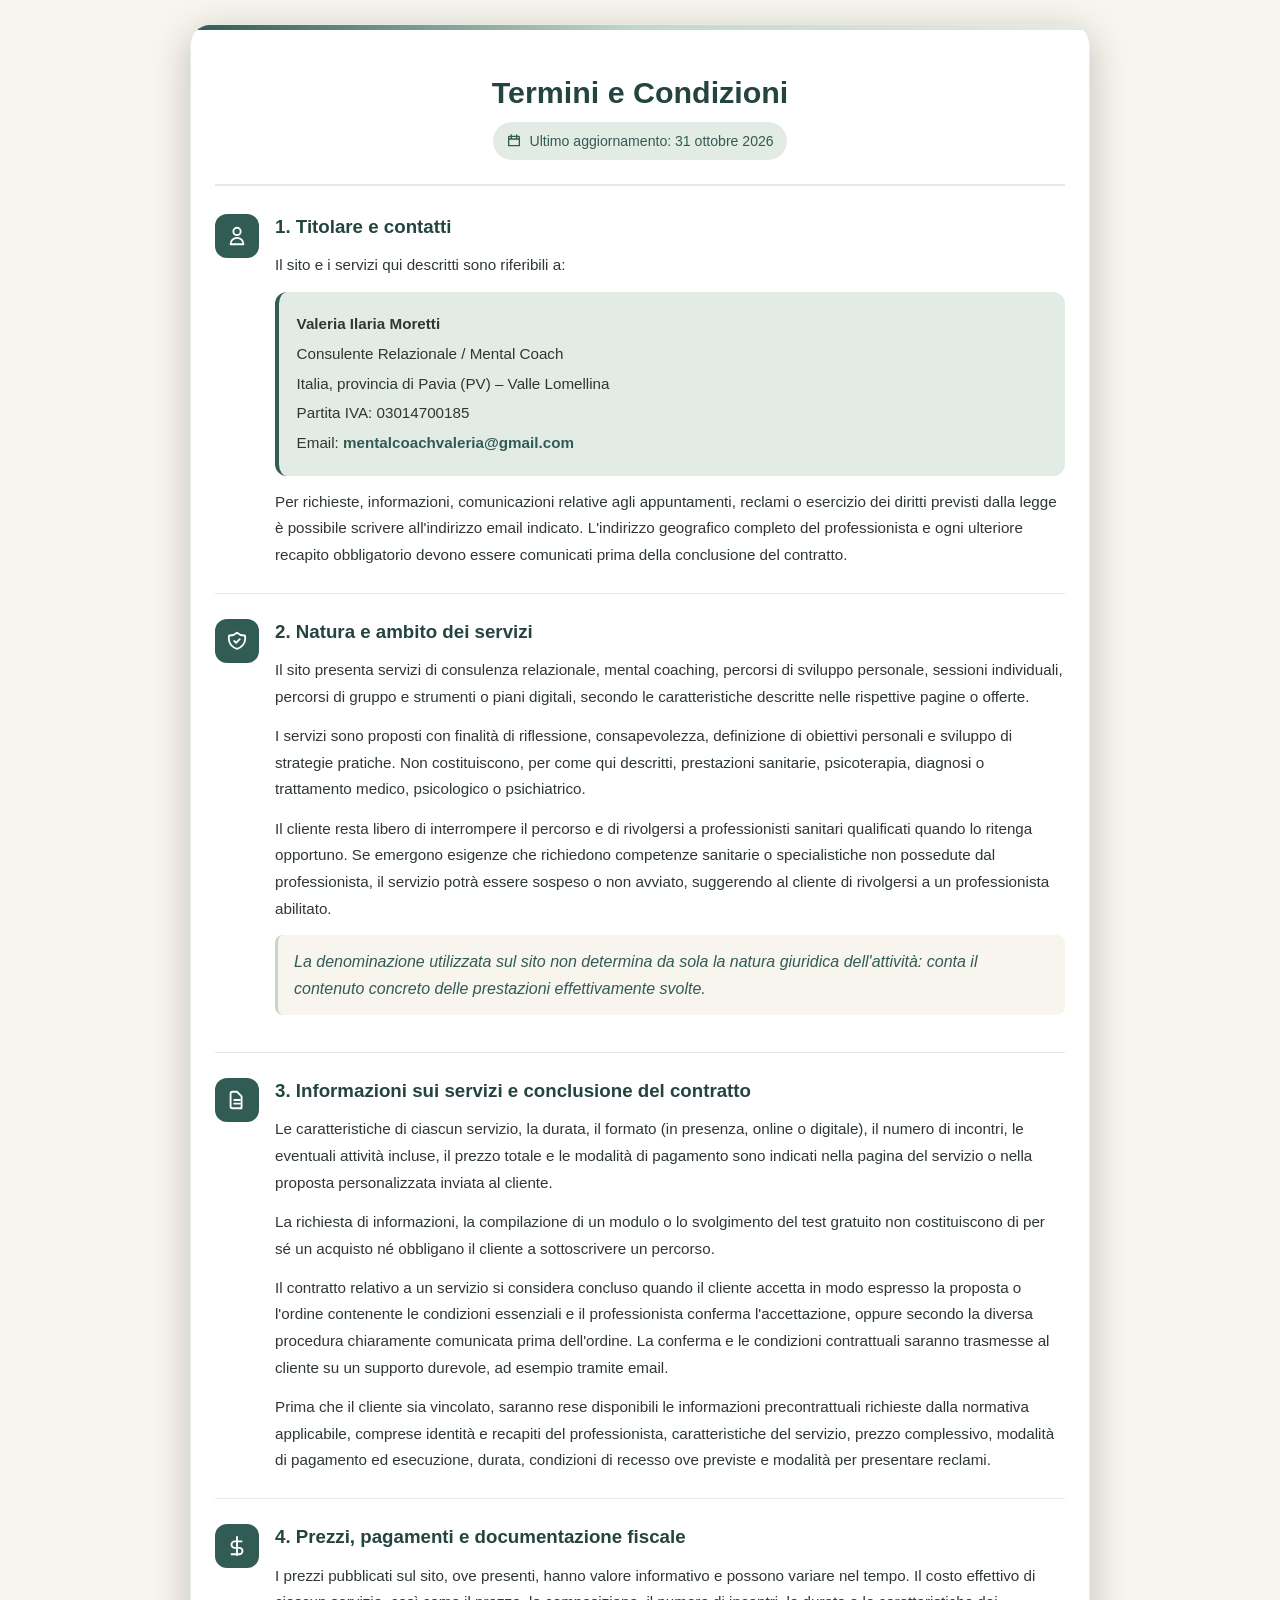
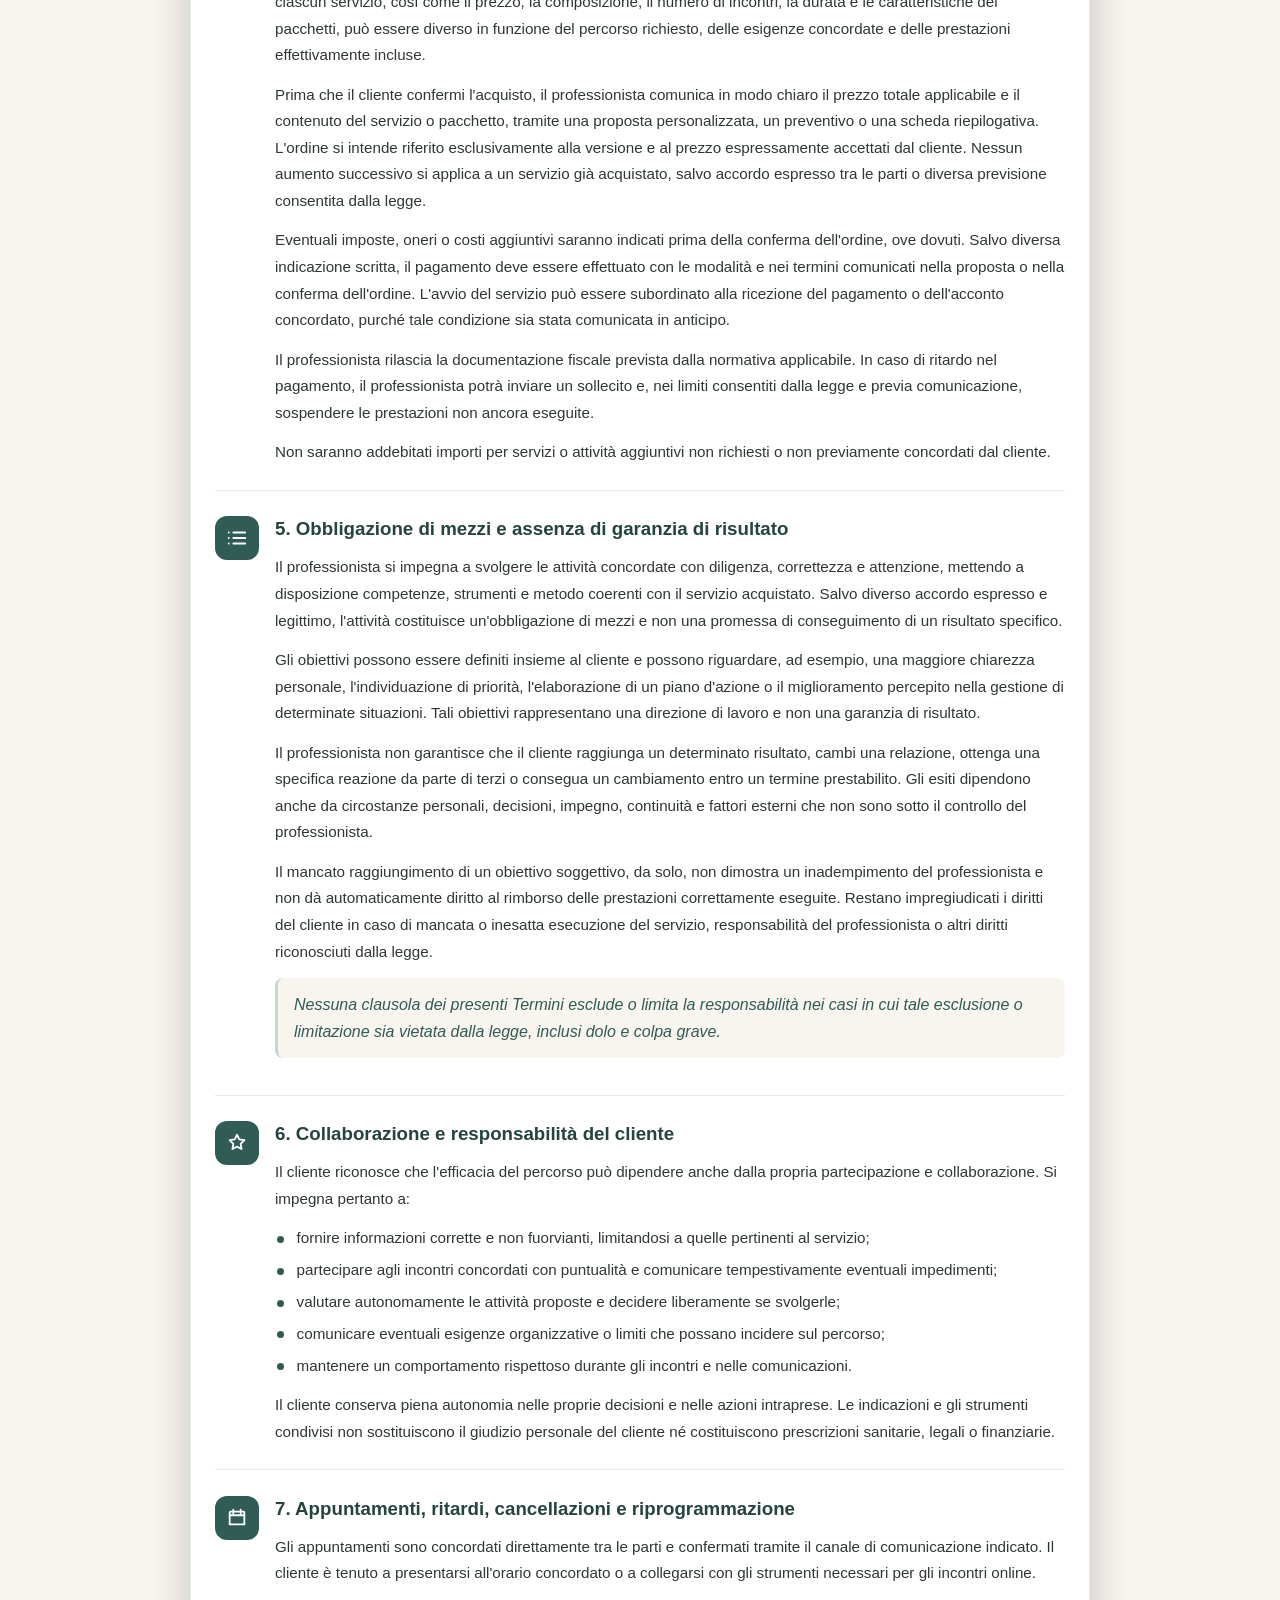
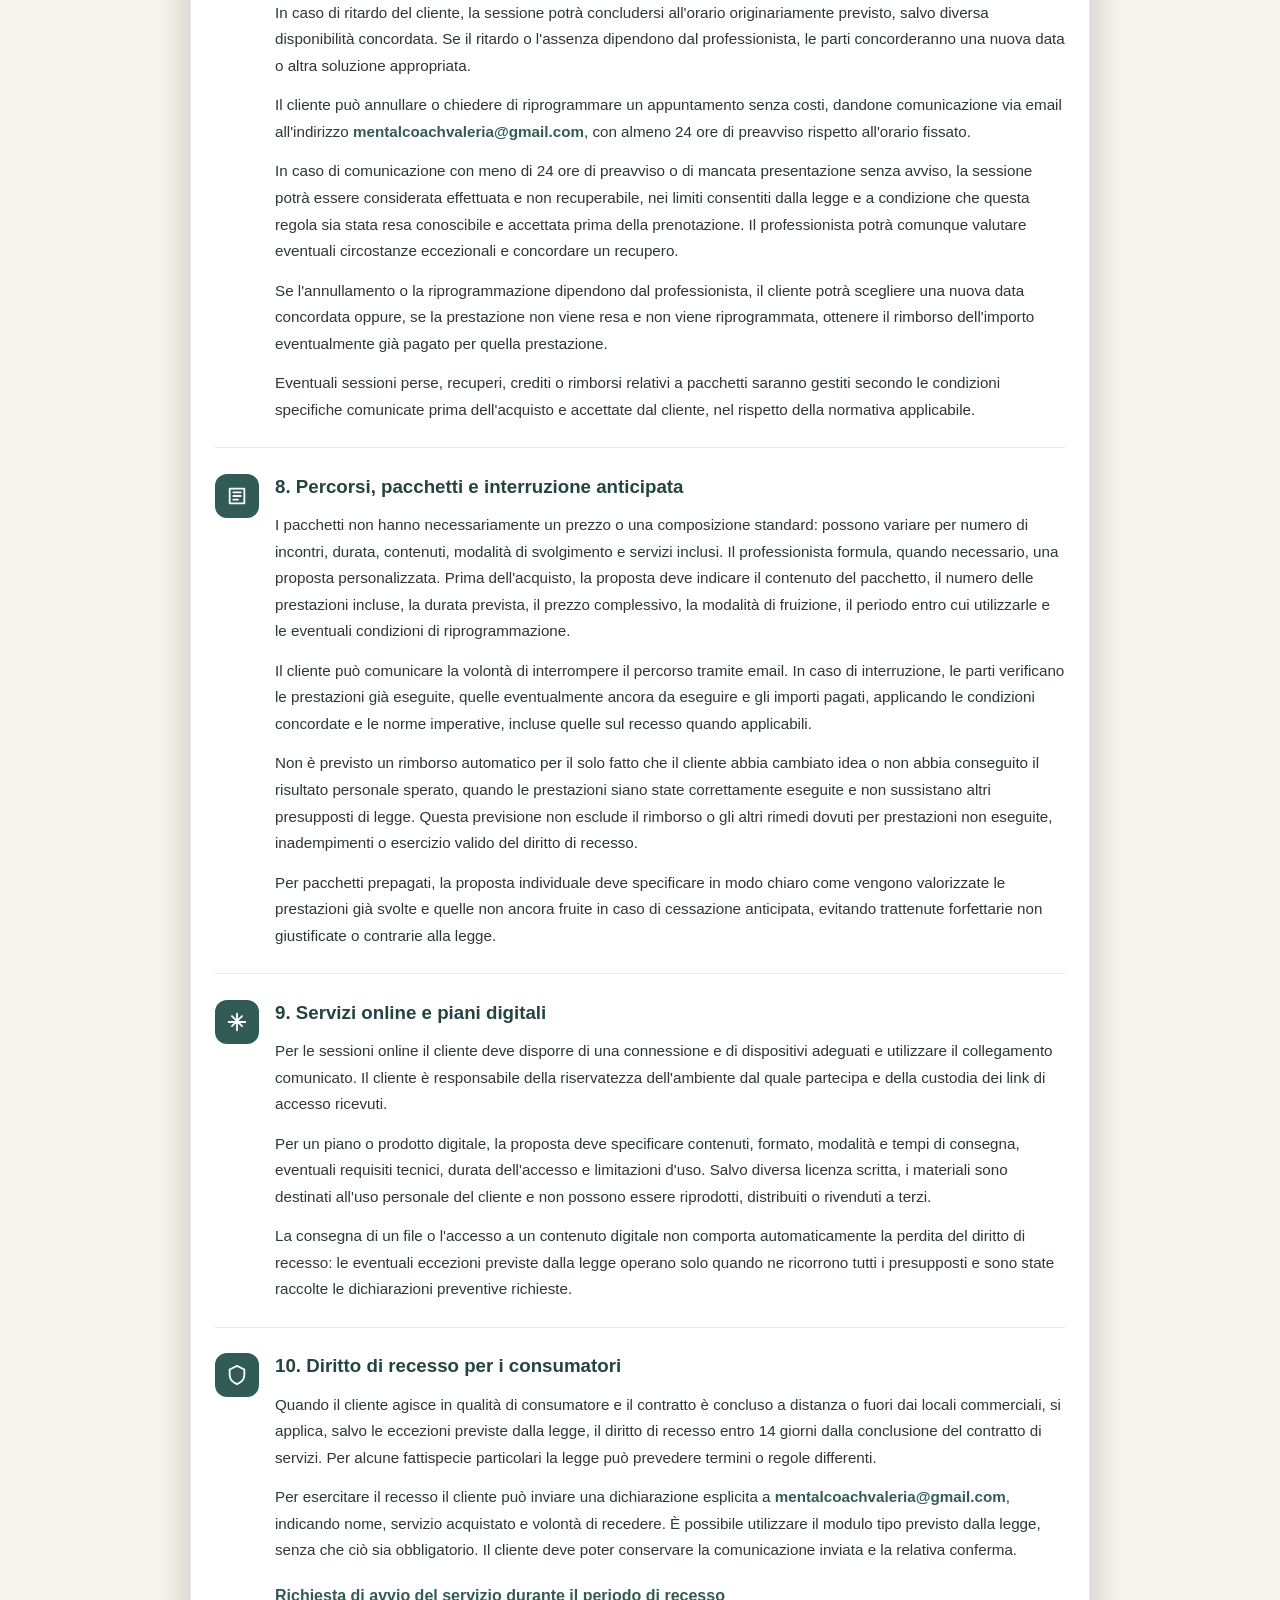
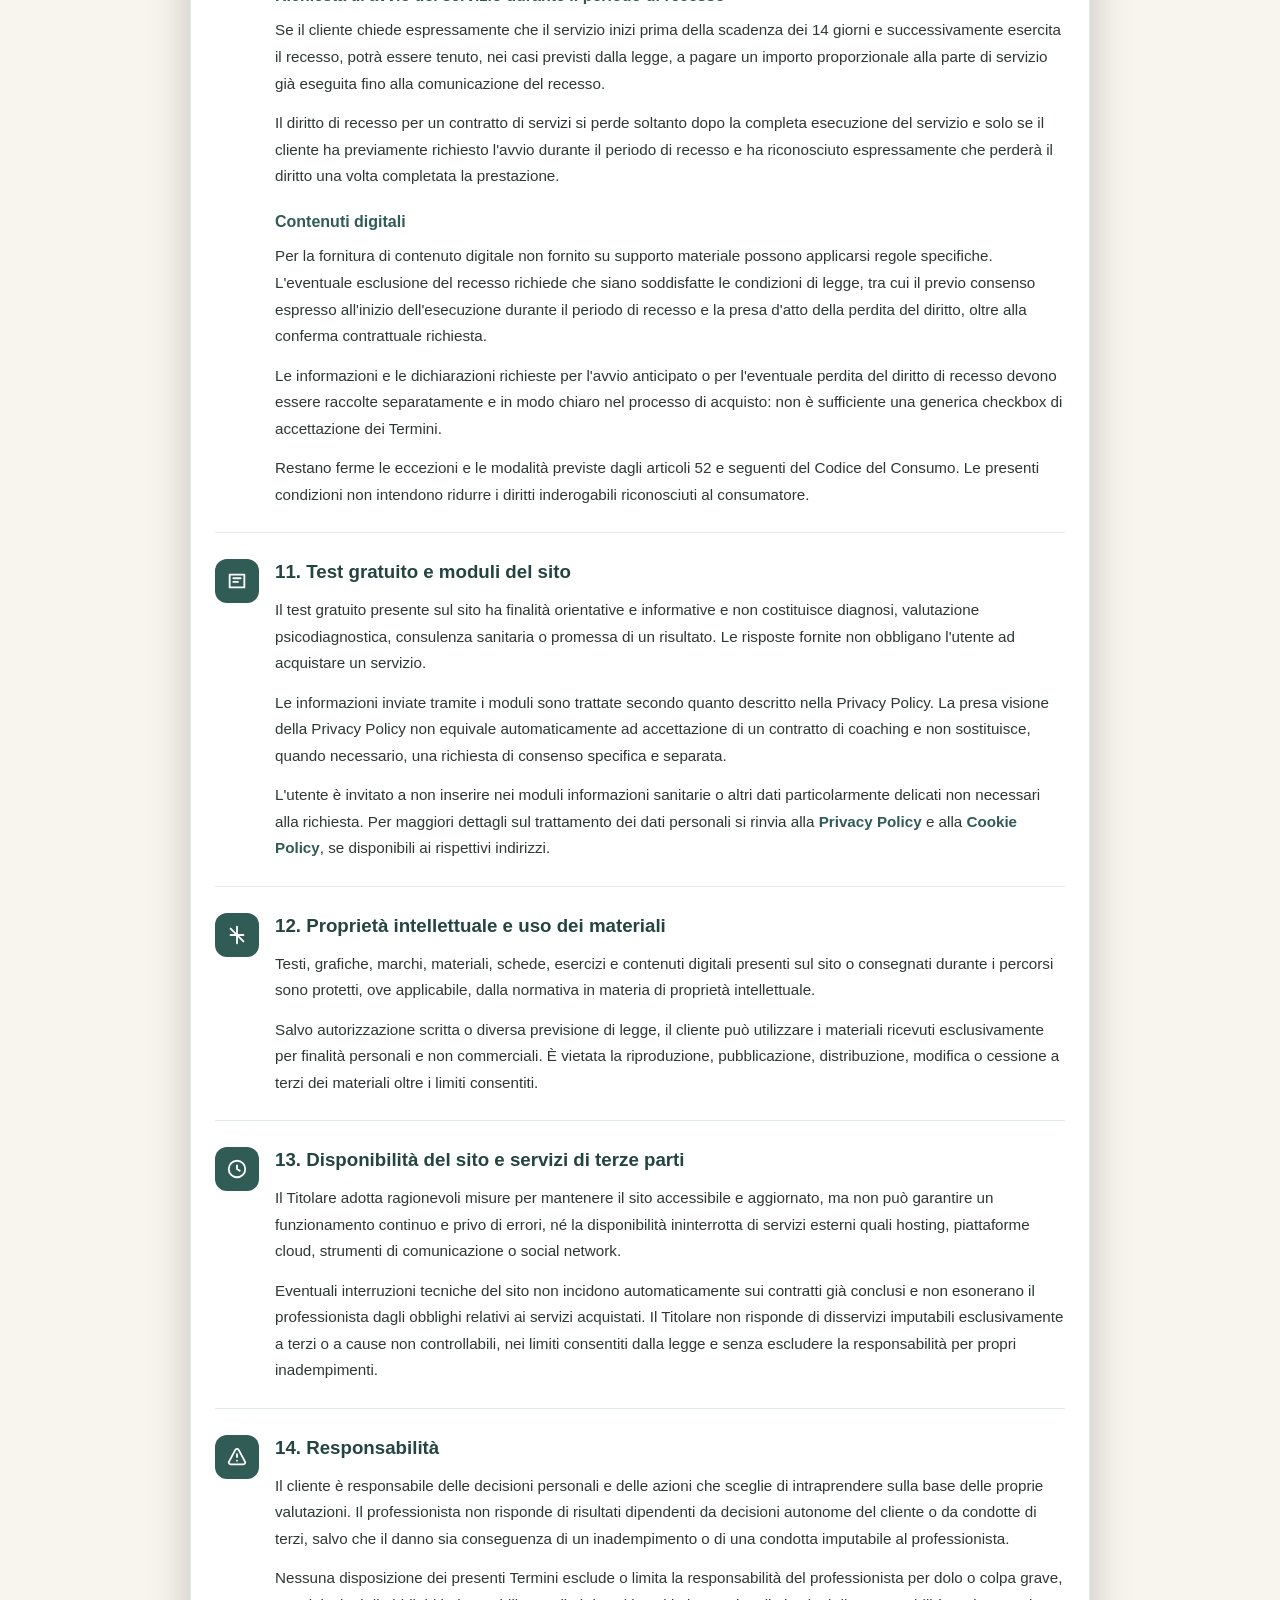
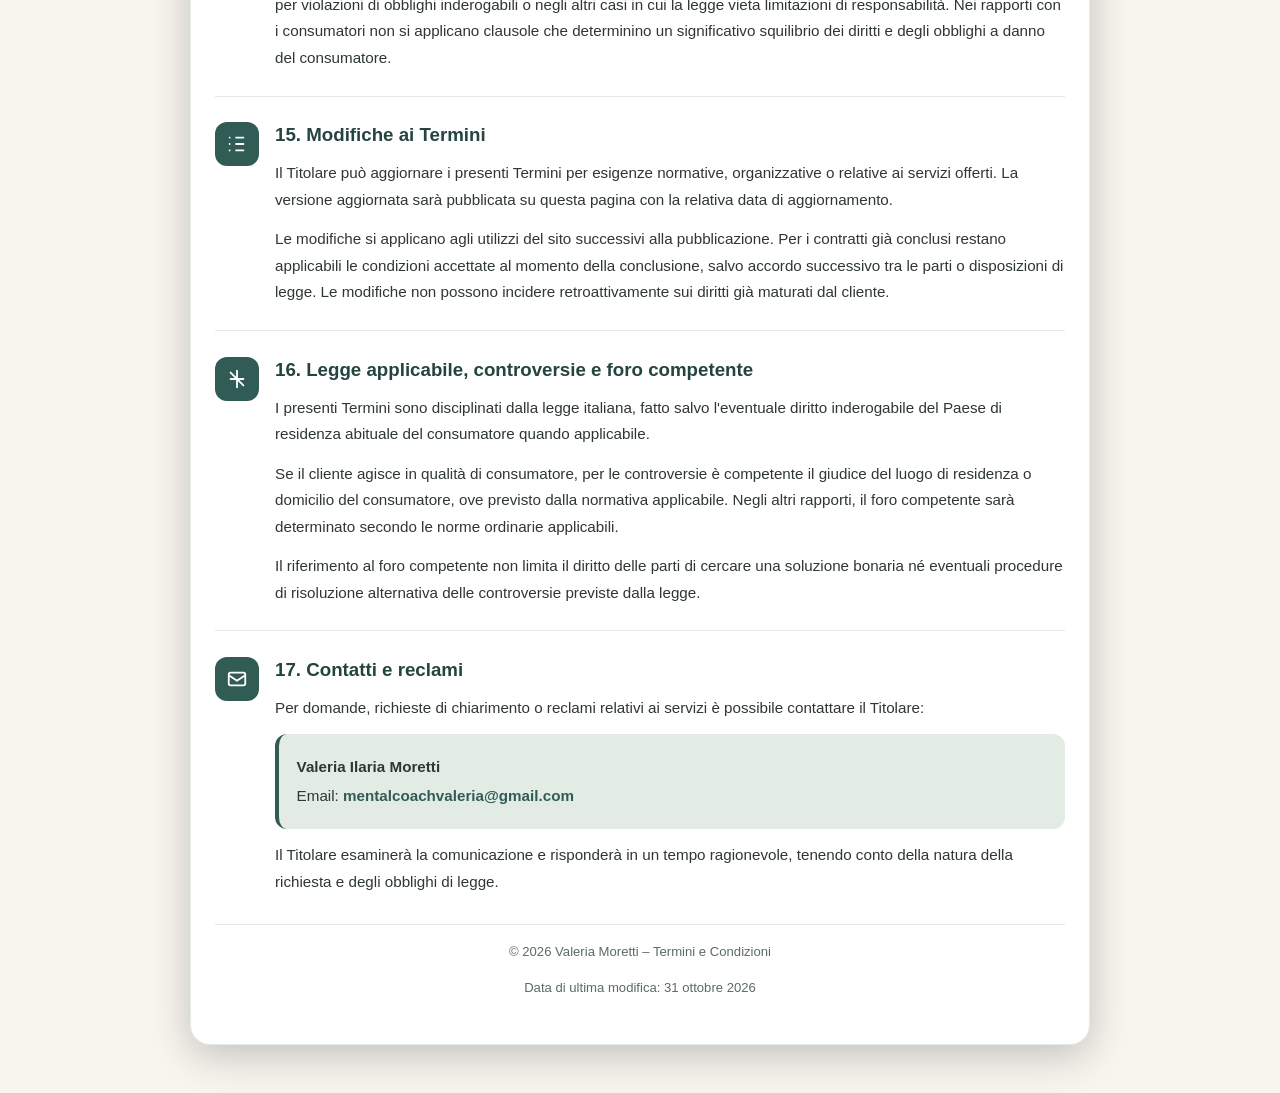
<file: terminiecondizioni.html>
<!DOCTYPE html>
<html lang="it">
<head>
  <meta charset="UTF-8">
  <meta name="viewport" content="width=device-width, initial-scale=1.0, viewport-fit=cover">
  <meta name="description" content="Termini e Condizioni dei servizi di consulenza relazionale e mental coaching di Valeria Moretti.">
  <meta name="theme-color" content="#F8F5EF">
  <title>Termini e Condizioni | Valeria Moretti</title>
  <style>
    *,*::before,*::after{box-sizing:border-box;margin:0;padding:0}
    html{scroll-behavior:smooth;font-size:16px;-webkit-text-size-adjust:100%;text-size-adjust:100%}
    body{font-family:Arial,Helvetica,sans-serif;line-height:1.7;color:#2e3734;background:#F8F5EF;padding:1.5rem 1rem 3rem;min-height:100vh;overflow-wrap:anywhere}
    .legal-card{max-width:900px;margin:0 auto;background:#FFFFFF;border:1px solid #E3EBE5;border-radius:20px;box-shadow:0 10px 40px rgba(0,0,0,.22);padding:2rem 1.5rem 2.75rem;position:relative;overflow:hidden;animation:fadeIn .45s ease-out}
    .legal-card:before{content:"";position:absolute;top:0;left:0;right:0;height:5px;background:linear-gradient(90deg,#315B55,#C6D6CA,#E3EBE5)}
    @keyframes fadeIn{from{opacity:0;transform:translateY(12px)}to{opacity:1;transform:translateY(0)}}
    .legal-header{text-align:center;border-bottom:2px solid #E3EBE5;padding:1rem 0 1.5rem;margin-bottom:1.8rem}
    .legal-title{font-size:1.9rem;line-height:1.25;color:#24443f;margin-bottom:.7rem}
    .last-update{display:inline-flex;align-items:center;gap:.45rem;background:#E3EBE5;color:#315B55;padding:.4rem .85rem;border-radius:30px;font-size:.88rem}
    .last-update svg{width:16px;height:16px;color:#315B55}
    .intro{background:#E3EBE5;border-left:4px solid #315B55;border-radius:10px;padding:1rem 1.1rem;margin:0 0 1.6rem}
    .intro p{margin:0}
    .legal-section{display:flex;gap:1rem;align-items:flex-start;padding:0 0 1.5rem;margin:0 0 1.6rem;border-bottom:1px solid #E3EBE5}
    .legal-section:last-of-type{border:0;margin-bottom:0;padding-bottom:0}
    .section-icon{flex:0 0 44px;width:44px;height:44px;border-radius:12px;background:#315B55;display:flex;align-items:center;justify-content:center}
    .section-icon svg{width:22px;height:22px;color:#fff}
    .section-content{flex:1;min-width:0}
    .section-title{font-size:1.17rem;line-height:1.35;color:#24443f;margin:0 0 .8rem}
    .subsection-title{font-size:1rem;color:#315B55;margin:1.15rem 0 .5rem}
    p{font-size:.95rem;color:#2e3734;line-height:1.75;margin:0 0 .8rem}
    p:last-child{margin-bottom:0}
    .bold{font-weight:700;color:#24443F}
    .note{display:block;background:#F8F5EF;border-left:3px solid #C6D6CA;border-radius:8px;padding:.8rem 1rem;color:#315B55;font-style:italic;margin:.8rem 0}
    ul{list-style:none;margin:.5rem 0 .9rem;padding:0}
    li{position:relative;padding-left:1.35rem;margin:0 0 .42rem;color:#2e3734;font-size:.95rem;line-height:1.65}
    li:before{content:"";position:absolute;left:.15rem;top:.67rem;width:7px;height:7px;border-radius:50%;background:#315B55}
    .contact-card{background:#E3EBE5;border-left:4px solid #315B55;border-radius:12px;padding:1rem 1.1rem;margin:.8rem 0}
    .contact-card p{margin:.2rem 0}
    a{color:#315B55;font-weight:700;text-decoration:none;border-bottom:1px solid transparent;overflow-wrap:anywhere}
    a:hover,a:focus{color:#24443f;border-bottom-color:#315B55}
    a:focus-visible,button:focus-visible{outline:2px solid #315B55;outline-offset:3px}
    .badge{display:inline-block;background:#E3EBE5;color:#24443f;padding:.25rem .65rem;border-radius:20px;font-size:.78rem;font-weight:700;margin:.2rem 0 .5rem}
    .placeholder{background:#fff4dc;border-left:3px solid #c58b2a;padding:.75rem 1rem;border-radius:7px;color:#634a1d;margin:.8rem 0}
    .back-to-top{position:fixed;right:1.25rem;bottom:1.25rem;width:48px;height:48px;border:0;border-radius:50%;background:#315B55;color:#FFFFFF;display:flex;align-items:center;justify-content:center;box-shadow:0 4px 18px rgba(36,68,63,.35);cursor:pointer;opacity:0;visibility:hidden;transform:translateY(8px);transition:.25s;z-index:10}
    .back-to-top.visible{opacity:1;visibility:visible;transform:none}
    .back-to-top svg{width:21px;height:21px}
    .legal-footer{border-top:1px solid #E3EBE5;margin-top:1.8rem;padding-top:1rem;text-align:center}
    .legal-footer p{font-size:.82rem;color:#5b6a66}
    @media(max-width:600px){body{padding:1rem .75rem 2.5rem}.legal-card{padding:1.5rem 1rem 2rem;border-radius:17px}.legal-title{font-size:1.55rem}.legal-section{flex-direction:column;gap:.65rem}.section-icon{width:40px;height:40px;flex-basis:40px;border-radius:10px}.section-icon svg{width:20px;height:20px}.section-title{font-size:1.1rem}p,li{font-size:.92rem}}
    @media(prefers-reduced-motion:reduce){html{scroll-behavior:auto}.legal-card{animation:none}.back-to-top{transition:none}}
    @media print{body{background:#fff;padding:0}.legal-card{box-shadow:none;max-width:none;padding:0}.legal-card:before,.section-icon,.back-to-top{display:none!important}.legal-section{break-inside:avoid}.intro,.contact-card,.note,.placeholder{background:#fff}}
  </style>
</head>
<body>
<main class="legal-card">
  <header class="legal-header">
    <h1 class="legal-title">Termini e Condizioni</h1>
    <p class="last-update">
      <svg viewBox="0 0 24 24" fill="none" stroke="currentColor" stroke-width="2" aria-hidden="true"><path stroke-linecap="round" stroke-linejoin="round" d="M8 3v4m8-4v4M4 9h16M5 5h14a1 1 0 011 1v13H4V6a1 1 0 011-1z"/></svg>
      <span>Ultimo aggiornamento: 31 ottobre 2026</span>
    </p>
  </header>

  

  <section class="legal-section" aria-labelledby="s1">
    <div class="section-icon" aria-hidden="true"><svg viewBox="0 0 24 24" fill="none" stroke="currentColor" stroke-width="2"><path stroke-linecap="round" stroke-linejoin="round" d="M16 7a4 4 0 11-8 0 4 4 0 018 0zM12 14a7 7 0 00-7 7h14a7 7 0 00-7-7z"/></svg></div>
    <div class="section-content">
      <h2 class="section-title" id="s1">1. Titolare e contatti</h2>
      <p>Il sito e i servizi qui descritti sono riferibili a:</p>
      <div class="contact-card">
        <p><strong>Valeria Ilaria Moretti</strong></p>
        <p>Consulente Relazionale / Mental Coach</p>
        <p>Italia, provincia di Pavia (PV) – Valle Lomellina</p>
        <p>Partita IVA: 03014700185</p>
        <p>Email: <a href="mailto:mentalcoachvaleria@gmail.com">mentalcoachvaleria@gmail.com</a></p>
      </div>
      <p>Per richieste, informazioni, comunicazioni relative agli appuntamenti, reclami o esercizio dei diritti previsti dalla legge è possibile scrivere all'indirizzo email indicato. L'indirizzo geografico completo del professionista e ogni ulteriore recapito obbligatorio devono essere comunicati prima della conclusione del contratto.</p>
    </div>
  </section>

  <section class="legal-section" aria-labelledby="s2">
    <div class="section-icon" aria-hidden="true"><svg viewBox="0 0 24 24" fill="none" stroke="currentColor" stroke-width="2"><path stroke-linecap="round" stroke-linejoin="round" d="M9 12l2 2 4-4m5.6-4A12 12 0 0112 3a12 12 0 01-8.6 3A12 12 0 003 9c0 5.6 3.8 10.3 9 11.6 5.2-1.3 9-6 9-11.6 0-1-.1-2-.4-3z"/></svg></div>
    <div class="section-content">
      <h2 class="section-title" id="s2">2. Natura e ambito dei servizi</h2>
      <p>Il sito presenta servizi di consulenza relazionale, mental coaching, percorsi di sviluppo personale, sessioni individuali, percorsi di gruppo e strumenti o piani digitali, secondo le caratteristiche descritte nelle rispettive pagine o offerte.</p>
      <p>I servizi sono proposti con finalità di riflessione, consapevolezza, definizione di obiettivi personali e sviluppo di strategie pratiche. Non costituiscono, per come qui descritti, prestazioni sanitarie, psicoterapia, diagnosi o trattamento medico, psicologico o psichiatrico.</p>
      <p>Il cliente resta libero di interrompere il percorso e di rivolgersi a professionisti sanitari qualificati quando lo ritenga opportuno. Se emergono esigenze che richiedono competenze sanitarie o specialistiche non possedute dal professionista, il servizio potrà essere sospeso o non avviato, suggerendo al cliente di rivolgersi a un professionista abilitato.</p>
      <span class="note">La denominazione utilizzata sul sito non determina da sola la natura giuridica dell'attività: conta il contenuto concreto delle prestazioni effettivamente svolte.</span>
    </div>
  </section>

  <section class="legal-section" aria-labelledby="s3">
    <div class="section-icon" aria-hidden="true"><svg viewBox="0 0 24 24" fill="none" stroke="currentColor" stroke-width="2"><path stroke-linecap="round" stroke-linejoin="round" d="M9 12h6m-6 4h6m2 5H7a2 2 0 01-2-2V5a2 2 0 012-2h5l5 5v11a2 2 0 01-2 2z"/></svg></div>
    <div class="section-content">
      <h2 class="section-title" id="s3">3. Informazioni sui servizi e conclusione del contratto</h2>
      <p>Le caratteristiche di ciascun servizio, la durata, il formato (in presenza, online o digitale), il numero di incontri, le eventuali attività incluse, il prezzo totale e le modalità di pagamento sono indicati nella pagina del servizio o nella proposta personalizzata inviata al cliente.</p>
      <p>La richiesta di informazioni, la compilazione di un modulo o lo svolgimento del test gratuito non costituiscono di per sé un acquisto né obbligano il cliente a sottoscrivere un percorso.</p>
      <p>Il contratto relativo a un servizio si considera concluso quando il cliente accetta in modo espresso la proposta o l'ordine contenente le condizioni essenziali e il professionista conferma l'accettazione, oppure secondo la diversa procedura chiaramente comunicata prima dell'ordine. La conferma e le condizioni contrattuali saranno trasmesse al cliente su un supporto durevole, ad esempio tramite email.</p>
      <p>Prima che il cliente sia vincolato, saranno rese disponibili le informazioni precontrattuali richieste dalla normativa applicabile, comprese identità e recapiti del professionista, caratteristiche del servizio, prezzo complessivo, modalità di pagamento ed esecuzione, durata, condizioni di recesso ove previste e modalità per presentare reclami.</p>
    </div>
  </section>

  <section class="legal-section" aria-labelledby="s4">
    <div class="section-icon" aria-hidden="true"><svg viewBox="0 0 24 24" fill="none" stroke="currentColor" stroke-width="2"><path stroke-linecap="round" stroke-linejoin="round" d="M12 2v20m5-15H9.5a3.5 3.5 0 000 7h5a3.5 3.5 0 010 7H6"/></svg></div>
    <div class="section-content">
      <h2 class="section-title" id="s4">4. Prezzi, pagamenti e documentazione fiscale</h2>
      <p>I prezzi pubblicati sul sito, ove presenti, hanno valore informativo e possono variare nel tempo. Il costo effettivo di ciascun servizio, così come il prezzo, la composizione, il numero di incontri, la durata e le caratteristiche dei pacchetti, può essere diverso in funzione del percorso richiesto, delle esigenze concordate e delle prestazioni effettivamente incluse.</p>
      <p>Prima che il cliente confermi l'acquisto, il professionista comunica in modo chiaro il prezzo totale applicabile e il contenuto del servizio o pacchetto, tramite una proposta personalizzata, un preventivo o una scheda riepilogativa. L'ordine si intende riferito esclusivamente alla versione e al prezzo espressamente accettati dal cliente. Nessun aumento successivo si applica a un servizio già acquistato, salvo accordo espresso tra le parti o diversa previsione consentita dalla legge.</p>
      <p>Eventuali imposte, oneri o costi aggiuntivi saranno indicati prima della conferma dell'ordine, ove dovuti. Salvo diversa indicazione scritta, il pagamento deve essere effettuato con le modalità e nei termini comunicati nella proposta o nella conferma dell'ordine. L'avvio del servizio può essere subordinato alla ricezione del pagamento o dell'acconto concordato, purché tale condizione sia stata comunicata in anticipo.</p>
      <p>Il professionista rilascia la documentazione fiscale prevista dalla normativa applicabile. In caso di ritardo nel pagamento, il professionista potrà inviare un sollecito e, nei limiti consentiti dalla legge e previa comunicazione, sospendere le prestazioni non ancora eseguite.</p>
      <p>Non saranno addebitati importi per servizi o attività aggiuntivi non richiesti o non previamente concordati dal cliente.</p>
    </div>
  </section>

  <section class="legal-section" aria-labelledby="s5">
    <div class="section-icon" aria-hidden="true"><svg viewBox="0 0 24 24" fill="none" stroke="currentColor" stroke-width="2"><path stroke-linecap="round" stroke-linejoin="round" d="M8 6h13M8 12h13M8 18h13M3 6h.01M3 12h.01M3 18h.01"/></svg></div>
    <div class="section-content">
      <h2 class="section-title" id="s5">5. Obbligazione di mezzi e assenza di garanzia di risultato</h2>
      <p>Il professionista si impegna a svolgere le attività concordate con diligenza, correttezza e attenzione, mettendo a disposizione competenze, strumenti e metodo coerenti con il servizio acquistato. Salvo diverso accordo espresso e legittimo, l'attività costituisce un'obbligazione di mezzi e non una promessa di conseguimento di un risultato specifico.</p>
      <p>Gli obiettivi possono essere definiti insieme al cliente e possono riguardare, ad esempio, una maggiore chiarezza personale, l'individuazione di priorità, l'elaborazione di un piano d'azione o il miglioramento percepito nella gestione di determinate situazioni. Tali obiettivi rappresentano una direzione di lavoro e non una garanzia di risultato.</p>
      <p>Il professionista non garantisce che il cliente raggiunga un determinato risultato, cambi una relazione, ottenga una specifica reazione da parte di terzi o consegua un cambiamento entro un termine prestabilito. Gli esiti dipendono anche da circostanze personali, decisioni, impegno, continuità e fattori esterni che non sono sotto il controllo del professionista.</p>
      <p>Il mancato raggiungimento di un obiettivo soggettivo, da solo, non dimostra un inadempimento del professionista e non dà automaticamente diritto al rimborso delle prestazioni correttamente eseguite. Restano impregiudicati i diritti del cliente in caso di mancata o inesatta esecuzione del servizio, responsabilità del professionista o altri diritti riconosciuti dalla legge.</p>
      <span class="note">Nessuna clausola dei presenti Termini esclude o limita la responsabilità nei casi in cui tale esclusione o limitazione sia vietata dalla legge, inclusi dolo e colpa grave.</span>
    </div>
  </section>

  <section class="legal-section" aria-labelledby="s6">
    <div class="section-icon" aria-hidden="true"><svg viewBox="0 0 24 24" fill="none" stroke="currentColor" stroke-width="2"><path stroke-linecap="round" stroke-linejoin="round" d="M12 3l2.5 5.1 5.6.8-4.1 4 .97 5.6L12 15.9l-4.97 2.6L8 12.9l-4.1-4 5.6-.8L12 3z"/></svg></div>
    <div class="section-content">
      <h2 class="section-title" id="s6">6. Collaborazione e responsabilità del cliente</h2>
      <p>Il cliente riconosce che l'efficacia del percorso può dipendere anche dalla propria partecipazione e collaborazione. Si impegna pertanto a:</p>
      <ul>
        <li>fornire informazioni corrette e non fuorvianti, limitandosi a quelle pertinenti al servizio;</li>
        <li>partecipare agli incontri concordati con puntualità e comunicare tempestivamente eventuali impedimenti;</li>
        <li>valutare autonomamente le attività proposte e decidere liberamente se svolgerle;</li>
        <li>comunicare eventuali esigenze organizzative o limiti che possano incidere sul percorso;</li>
        <li>mantenere un comportamento rispettoso durante gli incontri e nelle comunicazioni.</li>
      </ul>
      <p>Il cliente conserva piena autonomia nelle proprie decisioni e nelle azioni intraprese. Le indicazioni e gli strumenti condivisi non sostituiscono il giudizio personale del cliente né costituiscono prescrizioni sanitarie, legali o finanziarie.</p>
    </div>
  </section>

  <section class="legal-section" aria-labelledby="s7">
    <div class="section-icon" aria-hidden="true"><svg viewBox="0 0 24 24" fill="none" stroke="currentColor" stroke-width="2"><path stroke-linecap="round" stroke-linejoin="round" d="M8 7V3m8 4V3M4 9h16M5 5h14a1 1 0 011 1v13H4V6a1 1 0 011-1z"/></svg></div>
    <div class="section-content">
      <h2 class="section-title" id="s7">7. Appuntamenti, ritardi, cancellazioni e riprogrammazione</h2>
      <p>Gli appuntamenti sono concordati direttamente tra le parti e confermati tramite il canale di comunicazione indicato. Il cliente è tenuto a presentarsi all'orario concordato o a collegarsi con gli strumenti necessari per gli incontri online.</p>
      <p>In caso di ritardo del cliente, la sessione potrà concludersi all'orario originariamente previsto, salvo diversa disponibilità concordata. Se il ritardo o l'assenza dipendono dal professionista, le parti concorderanno una nuova data o altra soluzione appropriata.</p>
      <p>Il cliente può annullare o chiedere di riprogrammare un appuntamento senza costi, dandone comunicazione via email all'indirizzo <a href="mailto:mentalcoachvaleria@gmail.com">mentalcoachvaleria@gmail.com</a>, con almeno 24 ore di preavviso rispetto all'orario fissato.</p>
      <p>In caso di comunicazione con meno di 24 ore di preavviso o di mancata presentazione senza avviso, la sessione potrà essere considerata effettuata e non recuperabile, nei limiti consentiti dalla legge e a condizione che questa regola sia stata resa conoscibile e accettata prima della prenotazione. Il professionista potrà comunque valutare eventuali circostanze eccezionali e concordare un recupero.</p>
      <p>Se l'annullamento o la riprogrammazione dipendono dal professionista, il cliente potrà scegliere una nuova data concordata oppure, se la prestazione non viene resa e non viene riprogrammata, ottenere il rimborso dell'importo eventualmente già pagato per quella prestazione.</p>
      <p>Eventuali sessioni perse, recuperi, crediti o rimborsi relativi a pacchetti saranno gestiti secondo le condizioni specifiche comunicate prima dell'acquisto e accettate dal cliente, nel rispetto della normativa applicabile.</p>
    </div>
  </section>

  <section class="legal-section" aria-labelledby="s8">
    <div class="section-icon" aria-hidden="true"><svg viewBox="0 0 24 24" fill="none" stroke="currentColor" stroke-width="2"><path stroke-linecap="round" stroke-linejoin="round" d="M4 4h16v16H4zM8 8h8M8 12h8M8 16h5"/></svg></div>
    <div class="section-content">
      <h2 class="section-title" id="s8">8. Percorsi, pacchetti e interruzione anticipata</h2>
      <p>I pacchetti non hanno necessariamente un prezzo o una composizione standard: possono variare per numero di incontri, durata, contenuti, modalità di svolgimento e servizi inclusi. Il professionista formula, quando necessario, una proposta personalizzata. Prima dell'acquisto, la proposta deve indicare il contenuto del pacchetto, il numero delle prestazioni incluse, la durata prevista, il prezzo complessivo, la modalità di fruizione, il periodo entro cui utilizzarle e le eventuali condizioni di riprogrammazione.</p>
      <p>Il cliente può comunicare la volontà di interrompere il percorso tramite email. In caso di interruzione, le parti verificano le prestazioni già eseguite, quelle eventualmente ancora da eseguire e gli importi pagati, applicando le condizioni concordate e le norme imperative, incluse quelle sul recesso quando applicabili.</p>
      <p>Non è previsto un rimborso automatico per il solo fatto che il cliente abbia cambiato idea o non abbia conseguito il risultato personale sperato, quando le prestazioni siano state correttamente eseguite e non sussistano altri presupposti di legge. Questa previsione non esclude il rimborso o gli altri rimedi dovuti per prestazioni non eseguite, inadempimenti o esercizio valido del diritto di recesso.</p>
      <p>Per pacchetti prepagati, la proposta individuale deve specificare in modo chiaro come vengono valorizzate le prestazioni già svolte e quelle non ancora fruite in caso di cessazione anticipata, evitando trattenute forfettarie non giustificate o contrarie alla legge.</p>
    </div>
  </section>

  <section class="legal-section" aria-labelledby="s9">
    <div class="section-icon" aria-hidden="true"><svg viewBox="0 0 24 24" fill="none" stroke="currentColor" stroke-width="2"><path stroke-linecap="round" stroke-linejoin="round" d="M12 3v18m9-9H3m3.5-6.5l11 11m0-11l-11 11"/></svg></div>
    <div class="section-content">
      <h2 class="section-title" id="s9">9. Servizi online e piani digitali</h2>
      <p>Per le sessioni online il cliente deve disporre di una connessione e di dispositivi adeguati e utilizzare il collegamento comunicato. Il cliente è responsabile della riservatezza dell'ambiente dal quale partecipa e della custodia dei link di accesso ricevuti.</p>
      <p>Per un piano o prodotto digitale, la proposta deve specificare contenuti, formato, modalità e tempi di consegna, eventuali requisiti tecnici, durata dell'accesso e limitazioni d'uso. Salvo diversa licenza scritta, i materiali sono destinati all'uso personale del cliente e non possono essere riprodotti, distribuiti o rivenduti a terzi.</p>
      <p>La consegna di un file o l'accesso a un contenuto digitale non comporta automaticamente la perdita del diritto di recesso: le eventuali eccezioni previste dalla legge operano solo quando ne ricorrono tutti i presupposti e sono state raccolte le dichiarazioni preventive richieste.</p>
    </div>
  </section>

  <section class="legal-section" aria-labelledby="s10">
    <div class="section-icon" aria-hidden="true"><svg viewBox="0 0 24 24" fill="none" stroke="currentColor" stroke-width="2"><path stroke-linecap="round" stroke-linejoin="round" d="M12 2l8 4v6c0 5-3.5 8-8 10-4.5-2-8-5-8-10V6l8-4z"/></svg></div>
    <div class="section-content">
      <h2 class="section-title" id="s10">10. Diritto di recesso per i consumatori</h2>
      <p>Quando il cliente agisce in qualità di consumatore e il contratto è concluso a distanza o fuori dai locali commerciali, si applica, salvo le eccezioni previste dalla legge, il diritto di recesso entro 14 giorni dalla conclusione del contratto di servizi. Per alcune fattispecie particolari la legge può prevedere termini o regole differenti.</p>
      <p>Per esercitare il recesso il cliente può inviare una dichiarazione esplicita a <a href="mailto:mentalcoachvaleria@gmail.com">mentalcoachvaleria@gmail.com</a>, indicando nome, servizio acquistato e volontà di recedere. È possibile utilizzare il modulo tipo previsto dalla legge, senza che ciò sia obbligatorio. Il cliente deve poter conservare la comunicazione inviata e la relativa conferma.</p>
      <h3 class="subsection-title">Richiesta di avvio del servizio durante il periodo di recesso</h3>
      <p>Se il cliente chiede espressamente che il servizio inizi prima della scadenza dei 14 giorni e successivamente esercita il recesso, potrà essere tenuto, nei casi previsti dalla legge, a pagare un importo proporzionale alla parte di servizio già eseguita fino alla comunicazione del recesso.</p>
      <p>Il diritto di recesso per un contratto di servizi si perde soltanto dopo la completa esecuzione del servizio e solo se il cliente ha previamente richiesto l'avvio durante il periodo di recesso e ha riconosciuto espressamente che perderà il diritto una volta completata la prestazione.</p>
      <h3 class="subsection-title">Contenuti digitali</h3>
      <p>Per la fornitura di contenuto digitale non fornito su supporto materiale possono applicarsi regole specifiche. L'eventuale esclusione del recesso richiede che siano soddisfatte le condizioni di legge, tra cui il previo consenso espresso all'inizio dell'esecuzione durante il periodo di recesso e la presa d'atto della perdita del diritto, oltre alla conferma contrattuale richiesta.</p>
      <p>Le informazioni e le dichiarazioni richieste per l'avvio anticipato o per l'eventuale perdita del diritto di recesso devono essere raccolte separatamente e in modo chiaro nel processo di acquisto: non è sufficiente una generica checkbox di accettazione dei Termini.</p>
      <p>Restano ferme le eccezioni e le modalità previste dagli articoli 52 e seguenti del Codice del Consumo. Le presenti condizioni non intendono ridurre i diritti inderogabili riconosciuti al consumatore.</p>
    </div>
  </section>

  <section class="legal-section" aria-labelledby="s11">
    <div class="section-icon" aria-hidden="true"><svg viewBox="0 0 24 24" fill="none" stroke="currentColor" stroke-width="2"><path stroke-linecap="round" stroke-linejoin="round" d="M4 5h16v14H4zM8 9h8M8 13h5"/></svg></div>
    <div class="section-content">
      <h2 class="section-title" id="s11">11. Test gratuito e moduli del sito</h2>
      <p>Il test gratuito presente sul sito ha finalità orientative e informative e non costituisce diagnosi, valutazione psicodiagnostica, consulenza sanitaria o promessa di un risultato. Le risposte fornite non obbligano l'utente ad acquistare un servizio.</p>
      <p>Le informazioni inviate tramite i moduli sono trattate secondo quanto descritto nella Privacy Policy. La presa visione della Privacy Policy non equivale automaticamente ad accettazione di un contratto di coaching e non sostituisce, quando necessario, una richiesta di consenso specifica e separata.</p>
      <p>L'utente è invitato a non inserire nei moduli informazioni sanitarie o altri dati particolarmente delicati non necessari alla richiesta. Per maggiori dettagli sul trattamento dei dati personali si rinvia alla <a href="/privacy-policy" target="_blank" rel="noopener noreferrer">Privacy Policy</a> e alla <a href="/cookie-policy" target="_blank" rel="noopener noreferrer">Cookie Policy</a>, se disponibili ai rispettivi indirizzi.</p>
    </div>
  </section>

  <section class="legal-section" aria-labelledby="s12">
    <div class="section-icon" aria-hidden="true"><svg viewBox="0 0 24 24" fill="none" stroke="currentColor" stroke-width="2"><path stroke-linecap="round" stroke-linejoin="round" d="M12 3v18m-7-9h14M5 5l14 14"/></svg></div>
    <div class="section-content">
      <h2 class="section-title" id="s12">12. Proprietà intellettuale e uso dei materiali</h2>
      <p>Testi, grafiche, marchi, materiali, schede, esercizi e contenuti digitali presenti sul sito o consegnati durante i percorsi sono protetti, ove applicabile, dalla normativa in materia di proprietà intellettuale.</p>
      <p>Salvo autorizzazione scritta o diversa previsione di legge, il cliente può utilizzare i materiali ricevuti esclusivamente per finalità personali e non commerciali. È vietata la riproduzione, pubblicazione, distribuzione, modifica o cessione a terzi dei materiali oltre i limiti consentiti.</p>
    </div>
  </section>

  <section class="legal-section" aria-labelledby="s13">
    <div class="section-icon" aria-hidden="true"><svg viewBox="0 0 24 24" fill="none" stroke="currentColor" stroke-width="2"><path stroke-linecap="round" stroke-linejoin="round" d="M12 8v4l3 2m6-2a9 9 0 11-18 0 9 9 0 0118 0z"/></svg></div>
    <div class="section-content">
      <h2 class="section-title" id="s13">13. Disponibilità del sito e servizi di terze parti</h2>
      <p>Il Titolare adotta ragionevoli misure per mantenere il sito accessibile e aggiornato, ma non può garantire un funzionamento continuo e privo di errori, né la disponibilità ininterrotta di servizi esterni quali hosting, piattaforme cloud, strumenti di comunicazione o social network.</p>
      <p>Eventuali interruzioni tecniche del sito non incidono automaticamente sui contratti già conclusi e non esonerano il professionista dagli obblighi relativi ai servizi acquistati. Il Titolare non risponde di disservizi imputabili esclusivamente a terzi o a cause non controllabili, nei limiti consentiti dalla legge e senza escludere la responsabilità per propri inadempimenti.</p>
    </div>
  </section>

  <section class="legal-section" aria-labelledby="s14">
    <div class="section-icon" aria-hidden="true"><svg viewBox="0 0 24 24" fill="none" stroke="currentColor" stroke-width="2"><path stroke-linecap="round" stroke-linejoin="round" d="M12 9v3m0 4h.01M5 20h14a2 2 0 001.7-3L13.7 4a2 2 0 00-3.4 0L3.3 17A2 2 0 005 20z"/></svg></div>
    <div class="section-content">
      <h2 class="section-title" id="s14">14. Responsabilità</h2>
      <p>Il cliente è responsabile delle decisioni personali e delle azioni che sceglie di intraprendere sulla base delle proprie valutazioni. Il professionista non risponde di risultati dipendenti da decisioni autonome del cliente o da condotte di terzi, salvo che il danno sia conseguenza di un inadempimento o di una condotta imputabile al professionista.</p>
      <p>Nessuna disposizione dei presenti Termini esclude o limita la responsabilità del professionista per dolo o colpa grave, per violazioni di obblighi inderogabili o negli altri casi in cui la legge vieta limitazioni di responsabilità. Nei rapporti con i consumatori non si applicano clausole che determinino un significativo squilibrio dei diritti e degli obblighi a danno del consumatore.</p>
    </div>
  </section>

  <section class="legal-section" aria-labelledby="s15">
    <div class="section-icon" aria-hidden="true"><svg viewBox="0 0 24 24" fill="none" stroke="currentColor" stroke-width="2"><path stroke-linecap="round" stroke-linejoin="round" d="M11 5h8m-8 7h8m-8 7h8M4 5h.01M4 12h.01M4 19h.01"/></svg></div>
    <div class="section-content">
      <h2 class="section-title" id="s15">15. Modifiche ai Termini</h2>
      <p>Il Titolare può aggiornare i presenti Termini per esigenze normative, organizzative o relative ai servizi offerti. La versione aggiornata sarà pubblicata su questa pagina con la relativa data di aggiornamento.</p>
      <p>Le modifiche si applicano agli utilizzi del sito successivi alla pubblicazione. Per i contratti già conclusi restano applicabili le condizioni accettate al momento della conclusione, salvo accordo successivo tra le parti o disposizioni di legge. Le modifiche non possono incidere retroattivamente sui diritti già maturati dal cliente.</p>
    </div>
  </section>

  <section class="legal-section" aria-labelledby="s16">
    <div class="section-icon" aria-hidden="true"><svg viewBox="0 0 24 24" fill="none" stroke="currentColor" stroke-width="2"><path stroke-linecap="round" stroke-linejoin="round" d="M12 3v18m-7-9h14M5 5l14 14"/></svg></div>
    <div class="section-content">
      <h2 class="section-title" id="s16">16. Legge applicabile, controversie e foro competente</h2>
      <p>I presenti Termini sono disciplinati dalla legge italiana, fatto salvo l'eventuale diritto inderogabile del Paese di residenza abituale del consumatore quando applicabile.</p>
      <p>Se il cliente agisce in qualità di consumatore, per le controversie è competente il giudice del luogo di residenza o domicilio del consumatore, ove previsto dalla normativa applicabile. Negli altri rapporti, il foro competente sarà determinato secondo le norme ordinarie applicabili.</p>
      <p>Il riferimento al foro competente non limita il diritto delle parti di cercare una soluzione bonaria né eventuali procedure di risoluzione alternativa delle controversie previste dalla legge.</p>
    </div>
  </section>

  <section class="legal-section" aria-labelledby="s17">
    <div class="section-icon" aria-hidden="true"><svg viewBox="0 0 24 24" fill="none" stroke="currentColor" stroke-width="2"><path stroke-linecap="round" stroke-linejoin="round" d="M3 8l9 6 9-6M5 19h14a2 2 0 002-2V7a2 2 0 00-2-2H5a2 2 0 00-2 2v10a2 2 0 002 2z"/></svg></div>
    <div class="section-content">
      <h2 class="section-title" id="s17">17. Contatti e reclami</h2>
      <p>Per domande, richieste di chiarimento o reclami relativi ai servizi è possibile contattare il Titolare:</p>
      <div class="contact-card">
        <p><strong>Valeria Ilaria Moretti</strong></p>
        <p>Email: <a href="mailto:mentalcoachvaleria@gmail.com">mentalcoachvaleria@gmail.com</a></p>
      </div>
      <p>Il Titolare esaminerà la comunicazione e risponderà in un tempo ragionevole, tenendo conto della natura della richiesta e degli obblighi di legge.</p>
    </div>
  </section>

  <footer class="legal-footer">
    <p>© 2026 Valeria Moretti – Termini e Condizioni</p>
    <p>Data di ultima modifica: 31 ottobre 2026</p>
  </footer>
</main>

<button class="back-to-top" id="backToTop" type="button" aria-label="Torna all'inizio della pagina">
  <svg viewBox="0 0 24 24" fill="none" stroke="currentColor" stroke-width="2" aria-hidden="true"><path stroke-linecap="round" stroke-linejoin="round" d="M5 10l7-7 7 7M12 3v18"/></svg>
</button>
<script>
  (function(){
    const button = document.getElementById('backToTop');
    if (!button) return;
    const update = () => button.classList.toggle('visible', window.scrollY > 400);
    window.addEventListener('scroll', update, { passive: true });
    button.addEventListener('click', () => window.scrollTo({ top: 0, behavior: 'smooth' }));
    update();
  })();
</script>
</body>
</html>
</file>
